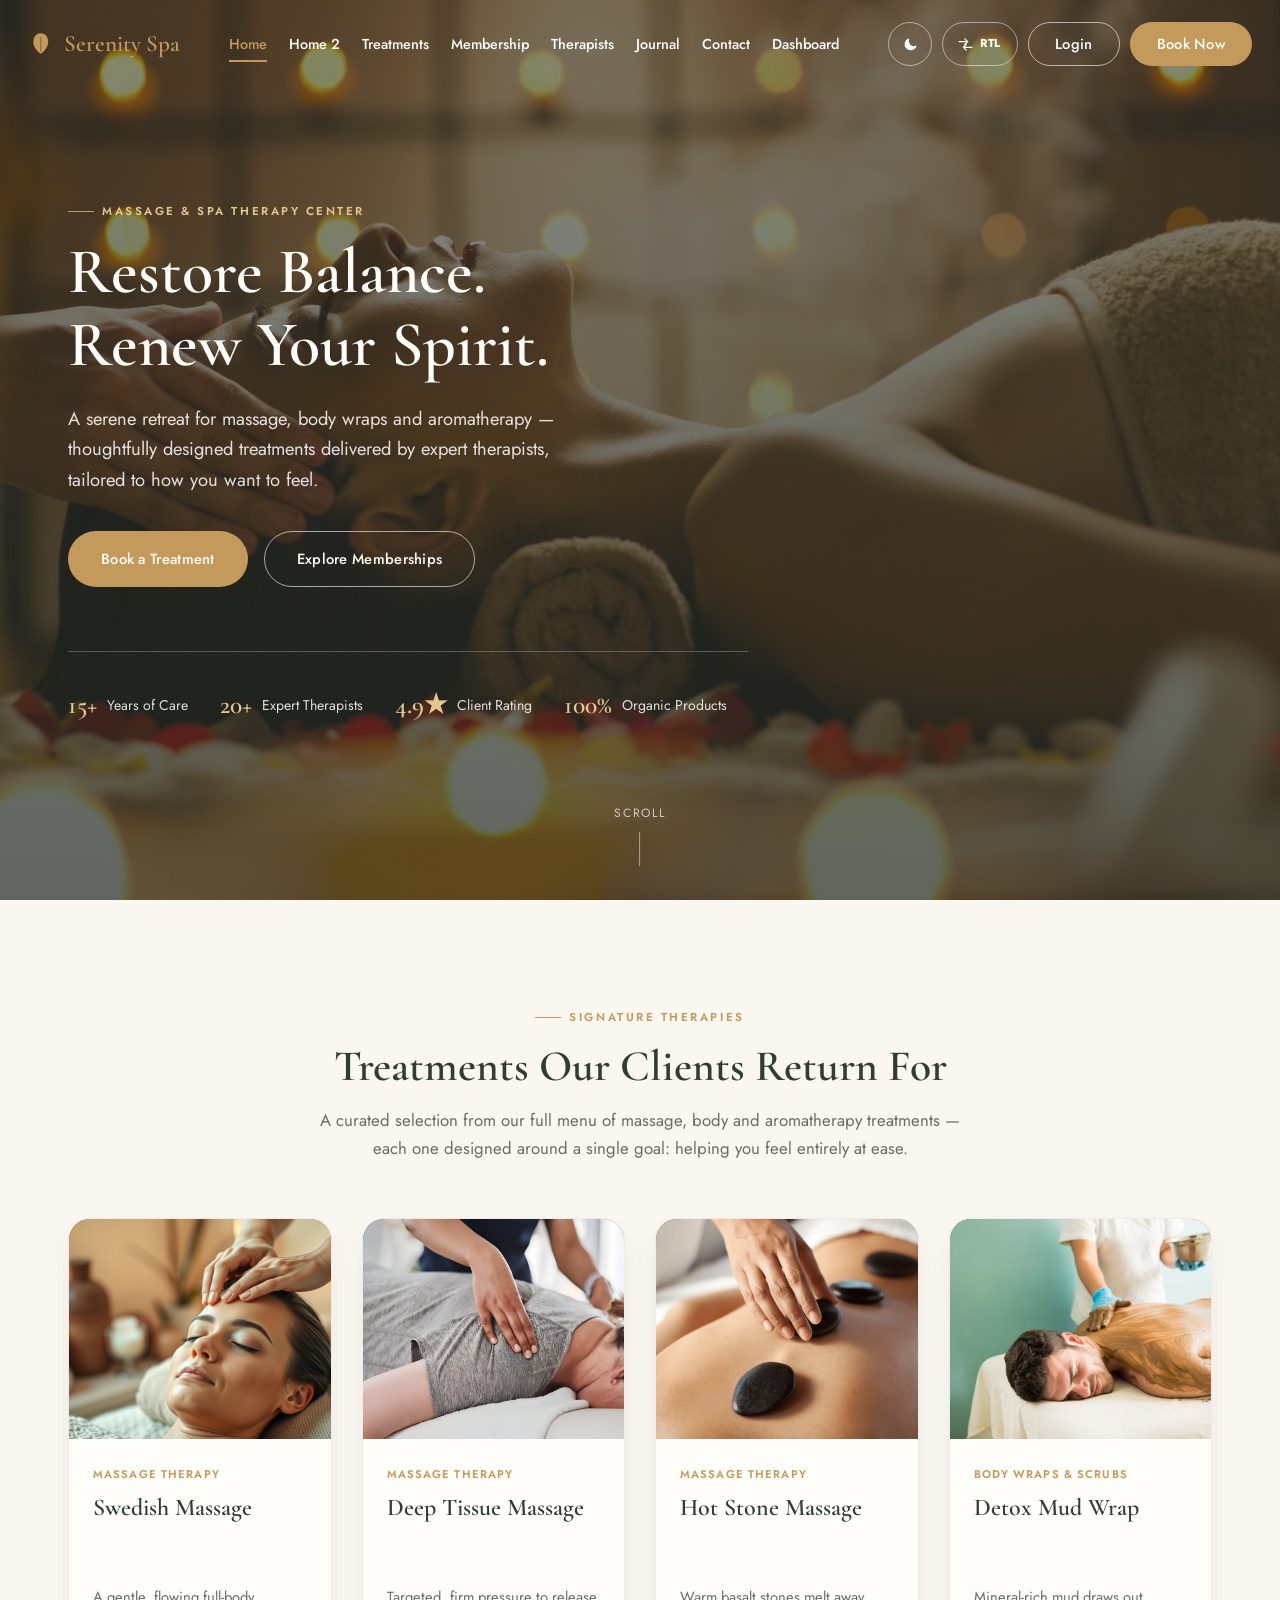
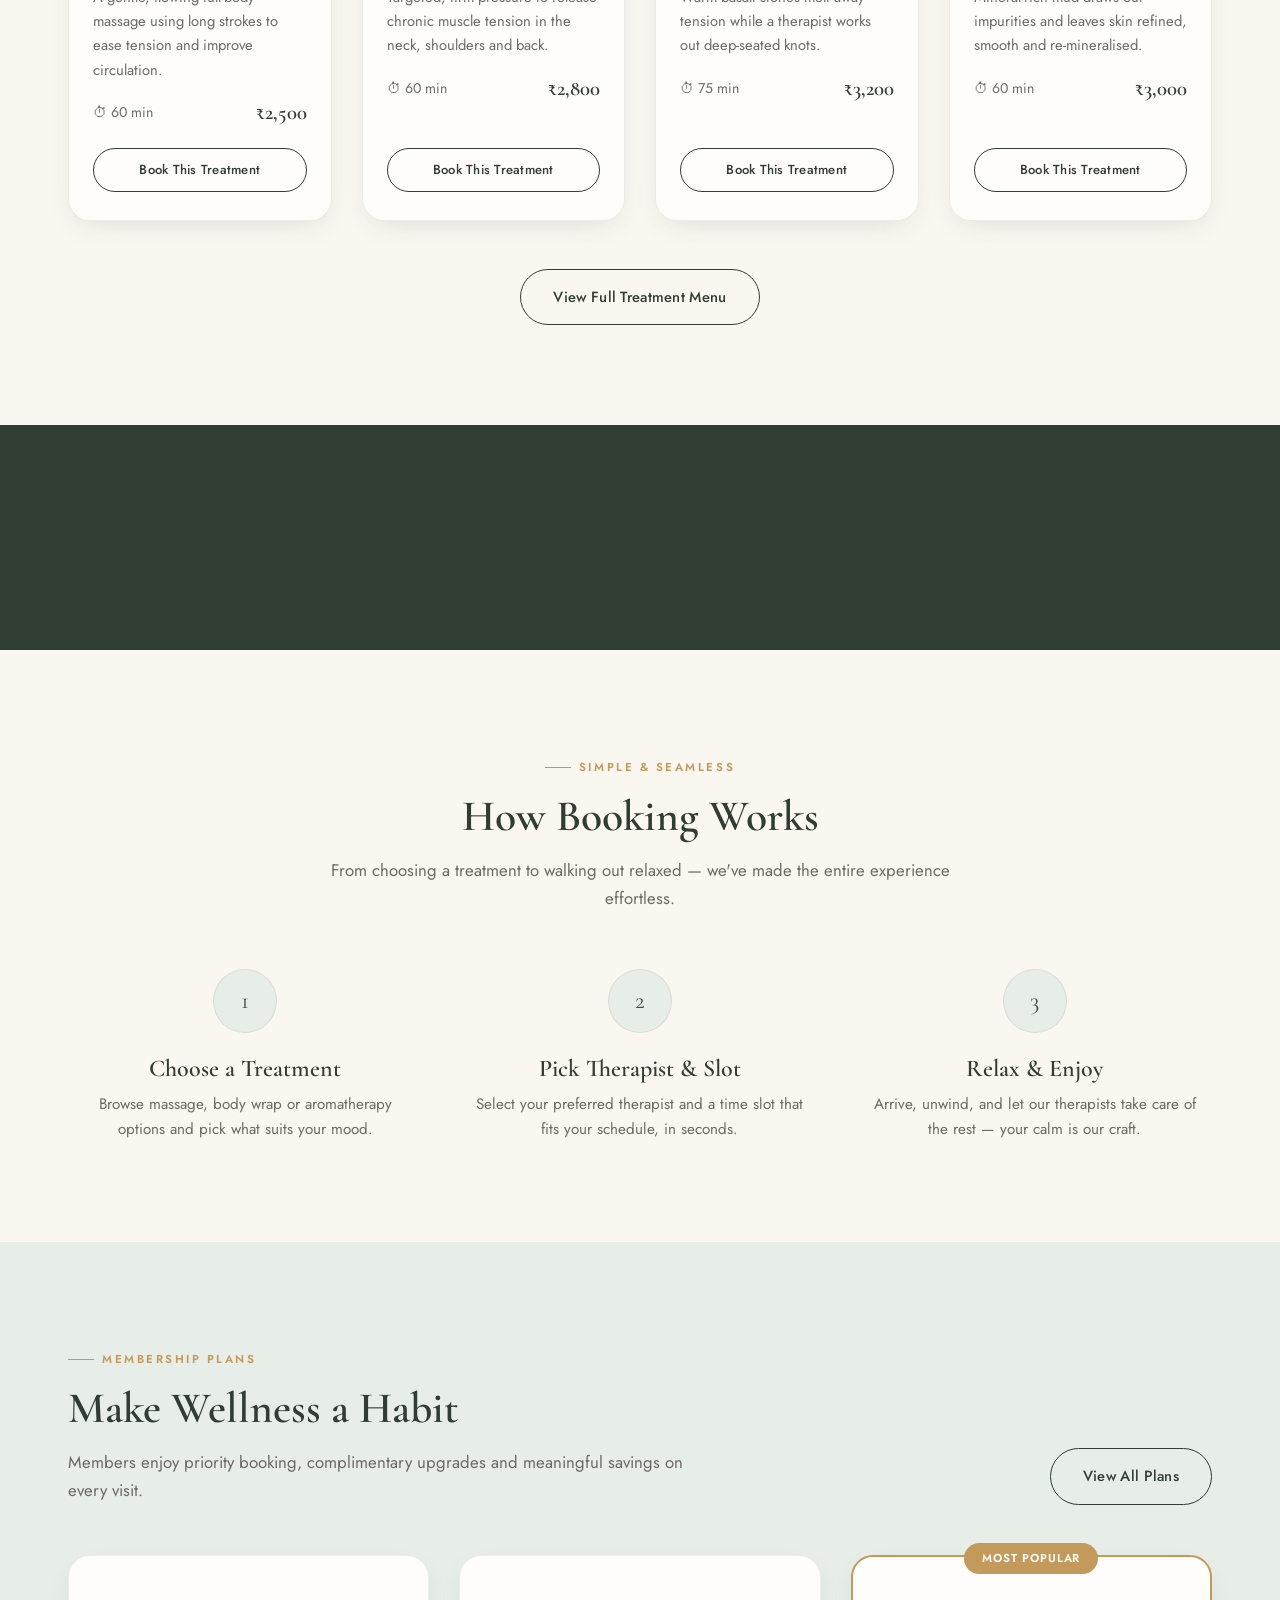
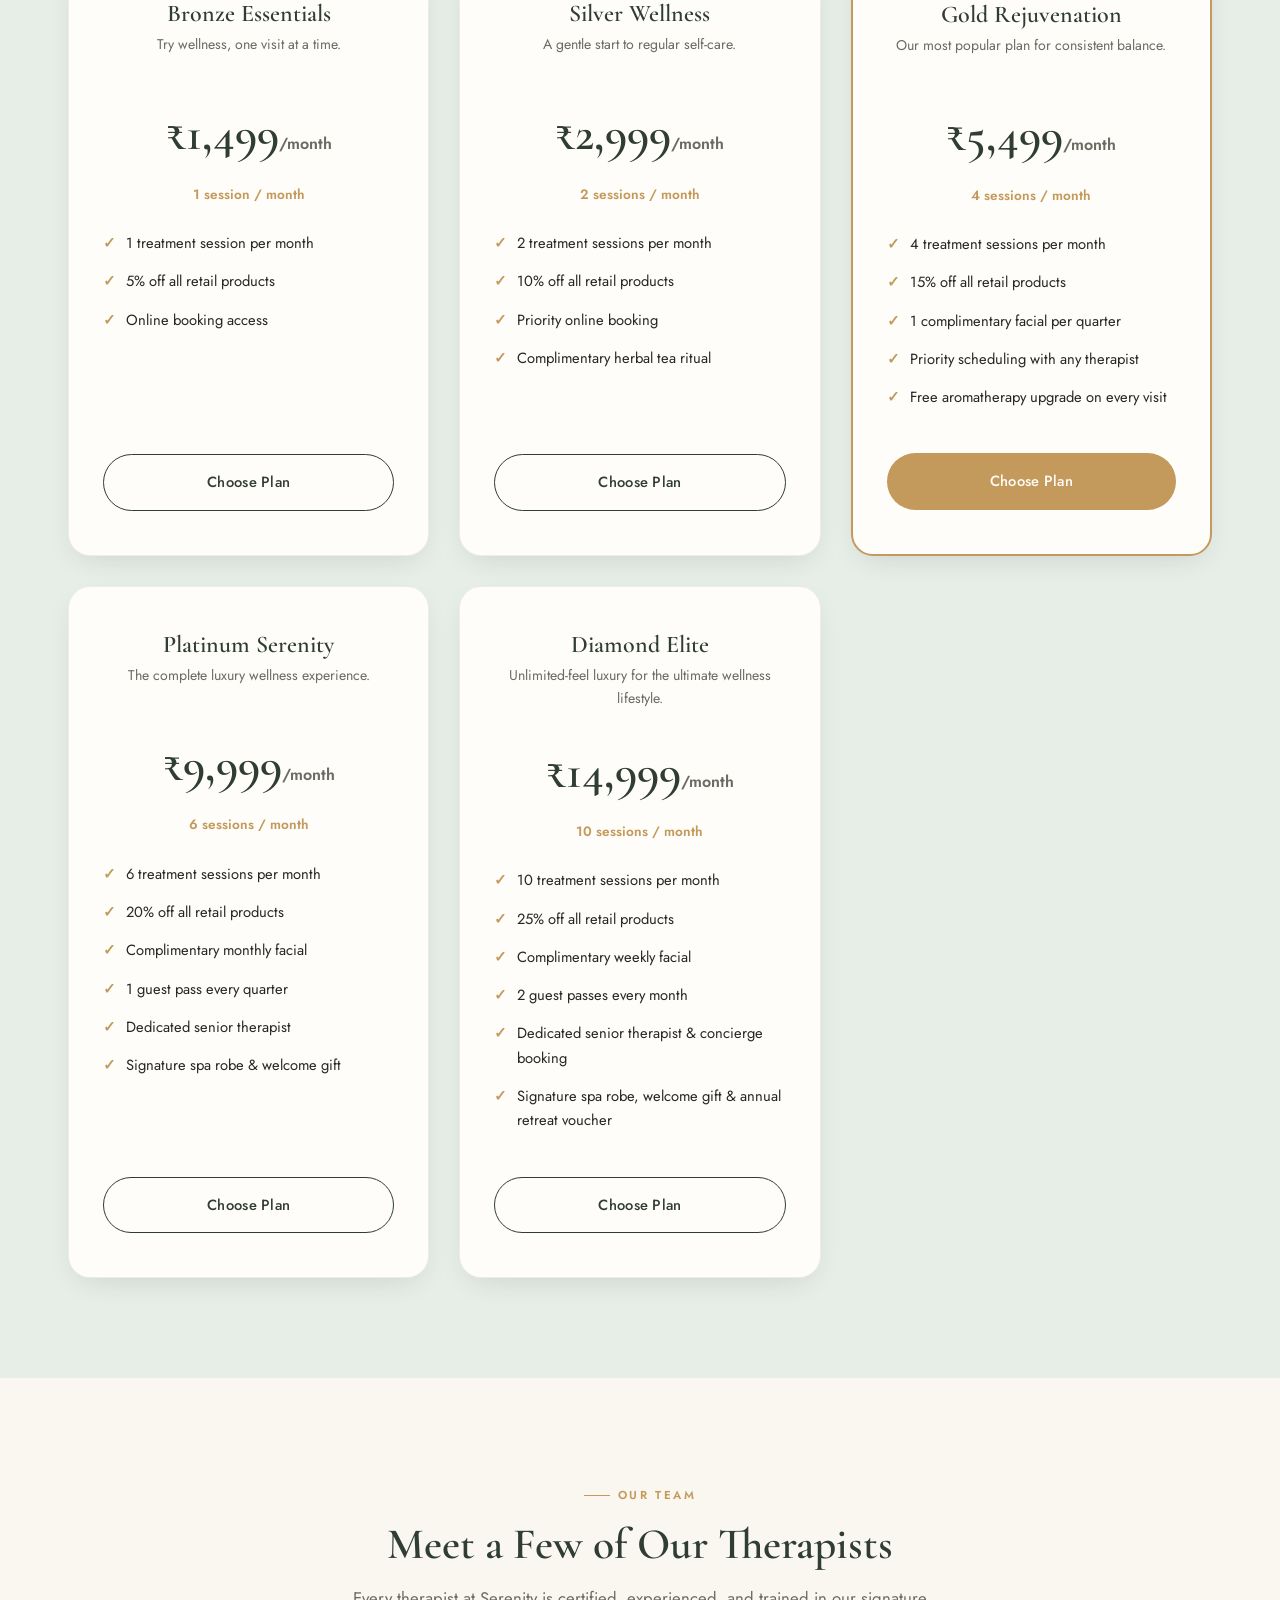
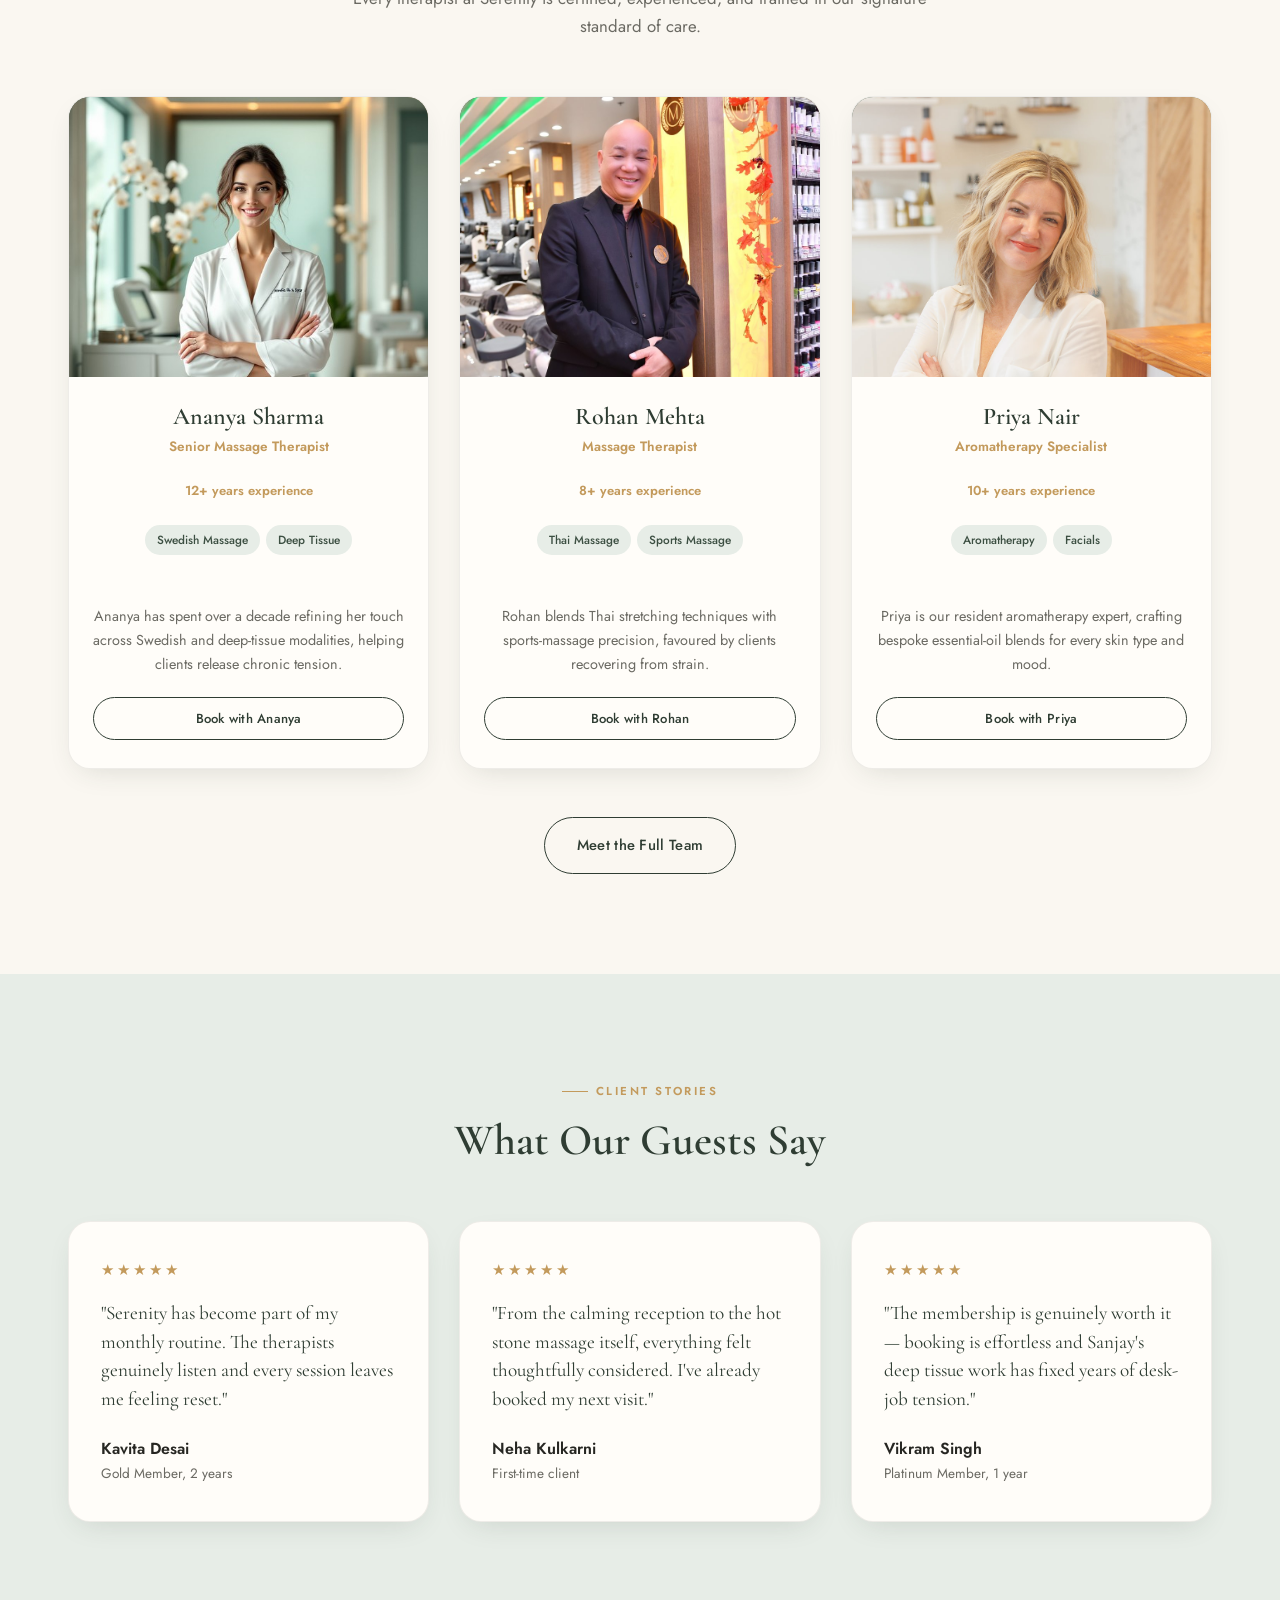
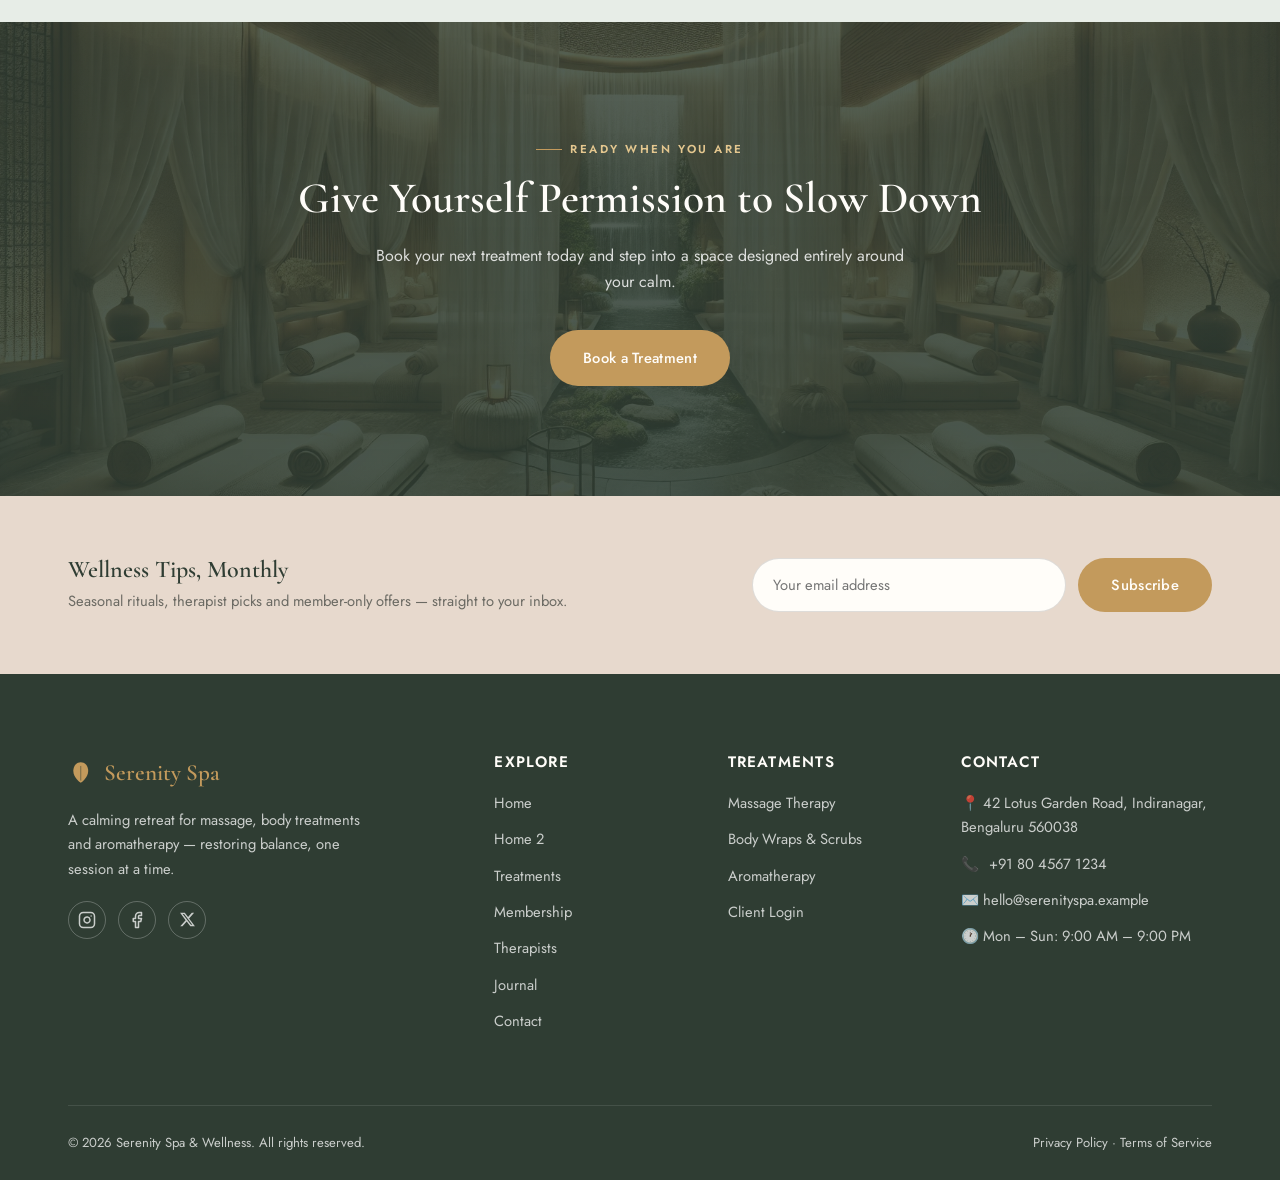
<file: index.html>
<!DOCTYPE html>
<html lang="en">
<head>
<script>
(function () {
  try {
    if (localStorage.getItem("ssw_theme") === "dark") {
      document.documentElement.setAttribute("data-theme", "dark");
    }
    var dir = localStorage.getItem("ssw_dir");
    if (dir === "rtl") document.documentElement.setAttribute("dir", "rtl");
  } catch (e) {}
})();
</script>
<meta charset="UTF-8">
<meta name="viewport" content="width=device-width, initial-scale=1.0">
<title>Serenity Spa & Wellness | Massage & Spa Therapy Center</title>
<meta name="description" content="A serene retreat for massage, body wraps and aromatherapy. Book treatments, meet our therapists, and explore membership plans at Serenity Spa & Wellness.">
<link rel="icon" href="data:image/svg+xml,<svg xmlns=%22http://www.w3.org/2000/svg%22 viewBox=%220 0 24 24%22><rect x=%220%22 y=%220%22 width=%2224%22 height=%2224%22 rx=%225%22 fill=%22%232f3d33%22/><path d=%22M12 21C12 21 6 17.3 6 11.2C6 6.9 8.8 4.5 12 4.5C15.2 4.5 18 6.9 18 11.2C18 17.3 12 21 12 21Z%22 fill=%22%23c39a5c%22/><path d=%22M12 7.3V19.3%22 stroke=%22%232f3d33%22 stroke-width=%220.7%22 stroke-linecap=%22round%22 opacity=%220.5%22/></svg>">
<link rel="preconnect" href="https://fonts.googleapis.com">
<link href="https://fonts.googleapis.com/css2?family=Cormorant+Garamond:wght@500;600;700&family=Jost:wght@400;500;600;700&display=swap" rel="stylesheet">
<link rel="stylesheet" href="css/style.css">
</head>
<body>

<!-- ================= NAVBAR ================= -->
<nav class="navbar">
  <div class="container">
    <a href="index.html" class="brand"><span class="leaf"><svg viewBox="0 0 24 24" fill="currentColor" aria-hidden="true"><path d="M12 21.5C12 21.5 5 17.3 5 10.2C5 5.1 8.4 2 12 2C15.6 2 19 5.1 19 10.2C19 17.3 12 21.5 12 21.5Z"/><path d="M12 6V19" stroke="#2f3d33" stroke-width="0.9" stroke-linecap="round" opacity="0.55"/></svg></span> Serenity Spa</a>
    <ul class="nav-links">
      <li><a href="index.html" class="active">Home</a></li>
      <li><a href="home-2.html">Home 2</a></li>
      <li><a href="treatments.html">Treatments</a></li>
      <li><a href="membership.html">Membership</a></li>
      <li><a href="therapists.html">Therapists</a></li>
      <li><a href="blog.html">Journal</a></li>
      <li><a href="contact.html">Contact</a></li>
      <li><a href="dashboard.html">Dashboard</a></li>
      <li class="mobile-only-link"><a href="login.html" class="btn btn-outline js-auth-link">Login</a></li>
      <li class="mobile-only-link"><a href="treatments.html" class="btn btn-gold">Book Now</a></li>
    </ul>
    <div class="nav-actions">
      <button class="theme-toggle" id="themeToggle" type="button" aria-label="Toggle dark mode" title="Toggle dark mode"><svg viewBox="0 0 24 24" fill="currentColor" aria-hidden="true"><path d="M20.4 14.7A8.6 8.6 0 1 1 9.3 3.6a0.75 0.75 0 0 1 .9 1 7.1 7.1 0 0 0 9.2 9.2 .75 .75 0 0 1 1 .9Z"/></svg></button>
      <button class="dir-toggle" id="dirToggle" type="button" aria-label="Toggle right-to-left layout" title="Toggle right-to-left layout"><svg viewBox="0 0 24 24" fill="none" stroke="currentColor" stroke-width="1.8" stroke-linecap="round" stroke-linejoin="round" aria-hidden="true"><path d="M3 8h12M11 4l4 4-4 4"/><path d="M21 16H9M13 12l-4 4 4 4"/></svg><span>RTL</span></button>
      <a href="login.html" class="btn btn-outline js-auth-link">Login</a>
      <a href="treatments.html" class="btn btn-gold">Book Now</a>
    </div>
    <button class="nav-toggle" aria-label="Toggle menu"><span></span><span></span><span></span></button>
  </div>
</nav>

<!-- ================= HERO ================= -->
<header class="hero">
  <div class="container">
    <div class="hero-content">
      <div class="eyebrow" style="color:var(--gold-light);">Massage &amp; Spa Therapy Center</div>
      <h1>Restore Balance.<br>Renew Your Spirit.</h1>
      <p class="lead">A serene retreat for massage, body wraps and aromatherapy — thoughtfully designed treatments delivered by expert therapists, tailored to how you want to feel.</p>
      <div class="hero-cta">
        <a href="treatments.html" class="btn btn-gold">Book a Treatment</a>
        <a href="membership.html" class="btn btn-outline">Explore Memberships</a>
      </div>
      <div class="hero-badges">
        <div class="hero-badge"><span class="num">15+</span> Years of Care</div>
        <div class="hero-badge"><span class="num">20+</span> Expert Therapists</div>
        <div class="hero-badge"><span class="num">4.9★</span> Client Rating</div>
        <div class="hero-badge"><span class="num">100%</span> Organic Products</div>
      </div>
    </div>
  </div>
  <div class="scroll-cue"><span>Scroll</span><span class="line"></span></div>
</header>

<!-- ================= SIGNATURE THERAPIES ================= -->
<section class="section-pad">
  <div class="container">
    <div class="section-head center">
      <div class="eyebrow" style="justify-content:center;">Signature Therapies</div>
      <h2>Treatments Our Clients Return For</h2>
      <p>A curated selection from our full menu of massage, body and aromatherapy treatments — each one designed around a single goal: helping you feel entirely at ease.</p>
    </div>
    <div class="grid grid-4" id="featuredTreatments"></div>
    <div style="text-align:center;margin-top:48px;">
      <a href="treatments.html" class="btn btn-outline-dark">View Full Treatment Menu</a>
    </div>
  </div>
</section>

<!-- ================= STATS BAND ================= -->
<section class="stats-band">
  <div class="container">
    <div class="stats-grid">
      <div class="reveal"><div class="stat-num">15+</div><div class="stat-label">Years of Experience</div></div>
      <div class="reveal"><div class="stat-num">20+</div><div class="stat-label">Certified Therapists</div></div>
      <div class="reveal"><div class="stat-num">12,000+</div><div class="stat-label">Treatments Delivered</div></div>
      <div class="reveal"><div class="stat-num">4.9 / 5</div><div class="stat-label">Average Client Rating</div></div>
    </div>
  </div>
</section>

<!-- ================= HOW BOOKING WORKS ================= -->
<section class="section-pad">
  <div class="container">
    <div class="section-head center">
      <div class="eyebrow" style="justify-content:center;">Simple &amp; Seamless</div>
      <h2>How Booking Works</h2>
      <p>From choosing a treatment to walking out relaxed — we've made the entire experience effortless.</p>
    </div>
    <div class="process-grid">
      <div class="process-step reveal">
        <div class="process-num">1</div>
        <h3>Choose a Treatment</h3>
        <p>Browse massage, body wrap or aromatherapy options and pick what suits your mood.</p>
      </div>
      <div class="process-step reveal">
        <div class="process-num">2</div>
        <h3>Pick Therapist &amp; Slot</h3>
        <p>Select your preferred therapist and a time slot that fits your schedule, in seconds.</p>
      </div>
      <div class="process-step reveal">
        <div class="process-num">3</div>
        <h3>Relax &amp; Enjoy</h3>
        <p>Arrive, unwind, and let our therapists take care of the rest — your calm is our craft.</p>
      </div>
    </div>
  </div>
</section>

<!-- ================= MEMBERSHIP TEASER ================= -->
<section class="section-pad" style="background:var(--sage-100);">
  <div class="container">
    <div style="display:flex;justify-content:space-between;align-items:flex-end;flex-wrap:wrap;gap:20px;margin-bottom:50px;">
      <div class="section-head" style="margin-bottom:0;">
        <div class="eyebrow">Membership Plans</div>
        <h2>Make Wellness a Habit</h2>
        <p>Members enjoy priority booking, complimentary upgrades and meaningful savings on every visit.</p>
      </div>
      <a href="membership.html" class="btn btn-outline-dark">View All Plans</a>
    </div>
    <div class="grid grid-3" id="plansGrid"></div>
  </div>
</section>

<!-- ================= THERAPISTS PREVIEW ================= -->
<section class="section-pad">
  <div class="container">
    <div class="section-head center">
      <div class="eyebrow" style="justify-content:center;">Our Team</div>
      <h2>Meet a Few of Our Therapists</h2>
      <p>Every therapist at Serenity is certified, experienced, and trained in our signature standard of care.</p>
    </div>
    <div class="grid grid-3" id="featuredTherapists"></div>
    <div style="text-align:center;margin-top:48px;">
      <a href="therapists.html" class="btn btn-outline-dark">Meet the Full Team</a>
    </div>
  </div>
</section>

<!-- ================= TESTIMONIALS ================= -->
<section class="section-pad" style="background:var(--sage-100);">
  <div class="container">
    <div class="section-head center">
      <div class="eyebrow" style="justify-content:center;">Client Stories</div>
      <h2>What Our Guests Say</h2>
    </div>
    <div class="grid grid-3" id="testimonialsGrid"></div>
  </div>
</section>

<!-- ================= CTA BANNER ================= -->
<section class="cta-banner">
  <div class="container">
    <div class="eyebrow" style="justify-content:center;color:var(--gold-light);">Ready When You Are</div>
    <h2>Give Yourself Permission to Slow Down</h2>
    <p>Book your next treatment today and step into a space designed entirely around your calm.</p>
    <a href="treatments.html" class="btn btn-gold">Book a Treatment</a>
  </div>
</section>

<!-- ================= NEWSLETTER ================= -->
<section class="newsletter">
  <div class="container newsletter-inner">
    <div>
      <h3 style="margin-bottom:6px;">Wellness Tips, Monthly</h3>
      <p style="font-size:0.92rem;">Seasonal rituals, therapist picks and member-only offers — straight to your inbox.</p>
    </div>
    <form id="newsletterForm">
      <input type="email" class="js-email" placeholder="Your email address" required>
      <button type="submit" class="btn btn-primary">Subscribe</button>
    </form>
  </div>
</section>

<!-- ================= FOOTER ================= -->
<footer>
  <div class="container">
    <div class="footer-grid">
      <div class="footer-brand">
        <a href="index.html" class="brand"><span class="leaf"><svg viewBox="0 0 24 24" fill="currentColor" aria-hidden="true"><path d="M12 21.5C12 21.5 5 17.3 5 10.2C5 5.1 8.4 2 12 2C15.6 2 19 5.1 19 10.2C19 17.3 12 21.5 12 21.5Z"/><path d="M12 6V19" stroke="#2f3d33" stroke-width="0.9" stroke-linecap="round" opacity="0.55"/></svg></span> Serenity Spa</a>
        <p>A calming retreat for massage, body treatments and aromatherapy — restoring balance, one session at a time.</p>
        <div class="social-row">
          <a href="https://www.instagram.com/" target="_blank" rel="noopener noreferrer" aria-label="Instagram"><svg viewBox="0 0 24 24" fill="none" stroke="currentColor" stroke-width="2" stroke-linecap="round" stroke-linejoin="round" width="18" height="18"><rect x="2" y="2" width="20" height="20" rx="5"></rect><path d="M16 11.37A4 4 0 1 1 12.63 8 4 4 0 0 1 16 11.37z"></path><line x1="17.5" y1="6.5" x2="17.51" y2="6.5"></line></svg></a>
          <a href="https://www.facebook.com/" target="_blank" rel="noopener noreferrer" aria-label="Facebook"><svg viewBox="0 0 24 24" fill="none" stroke="currentColor" stroke-width="2" stroke-linecap="round" stroke-linejoin="round" width="18" height="18"><path d="M18 2h-3a5 5 0 0 0-5 5v3H7v4h3v8h4v-8h3l1-4h-4V7a1 1 0 0 1 1-1h3z"></path></svg></a>
          <a href="https://www.x.com/" target="_blank" rel="noopener noreferrer" aria-label="Twitter"><svg viewBox="0 0 24 24" fill="currentColor" width="15" height="15"><path d="M18.9 1.153h3.68l-8.04 9.19L23.9 22.847h-7.406l-5.8-7.584-6.638 7.584H.375l8.6-9.83L.1 1.153h7.594l5.243 6.932zm-1.293 19.2h2.04L6.48 3.24H4.29z"></path></svg></a>
        </div>
      </div>
      <div>
        <h4>Explore</h4>
        <ul>
          <li><a href="index.html">Home</a></li>
          <li><a href="home-2.html">Home 2</a></li>
          <li><a href="treatments.html">Treatments</a></li>
          <li><a href="membership.html">Membership</a></li>
          <li><a href="therapists.html">Therapists</a></li>
          <li><a href="blog.html">Journal</a></li>
          <li><a href="contact.html">Contact</a></li>
        </ul>
      </div>
      <div>
        <h4>Treatments</h4>
        <ul>
          <li><a href="treatments.html#category=massage">Massage Therapy</a></li>
          <li><a href="treatments.html#category=wraps">Body Wraps &amp; Scrubs</a></li>
          <li><a href="treatments.html#category=aromatherapy">Aromatherapy</a></li>
          <li><a href="login.html">Client Login</a></li>
        </ul>
      </div>
      <div>
        <h4>Contact</h4>
        <ul class="footer-contact">
          <li>📍 42 Lotus Garden Road, Indiranagar, Bengaluru 560038</li>
          <li>📞 <span dir="ltr">+91 80 4567 1234</span></li>
          <li>✉️ hello@serenityspa.example</li>
          <li>🕐 Mon – Sun: 9:00 AM – 9:00 PM</li>
        </ul>
      </div>
    </div>
    <div class="footer-bottom">
      <span>&copy; <span class="js-year"></span> Serenity Spa &amp; Wellness. All rights reserved.</span>
      <span><a href="#">Privacy Policy</a> &middot; <a href="#">Terms of Service</a></span>
    </div>
  </div>
</footer>

<script src="js/data.js"></script>
<script src="js/auth.js"></script>
<script src="js/main.js"></script>
</body>
</html>
</file>
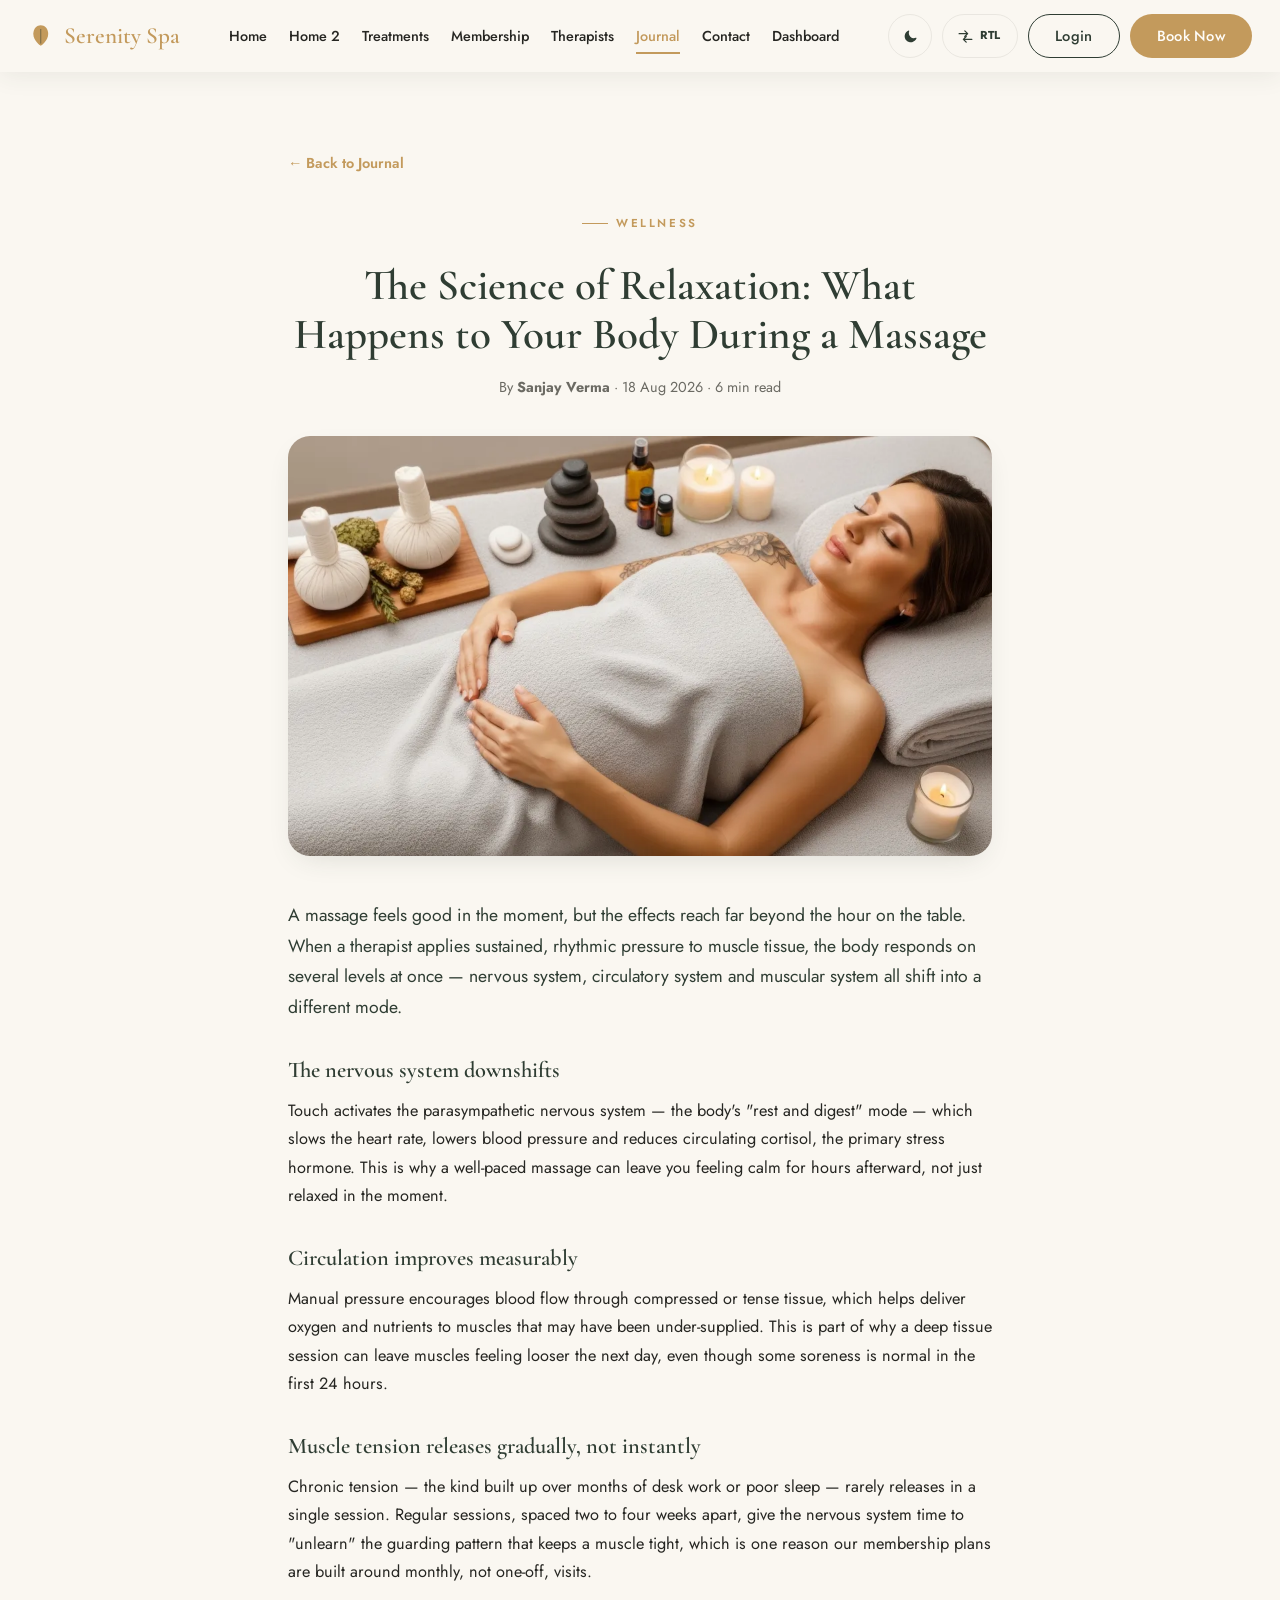
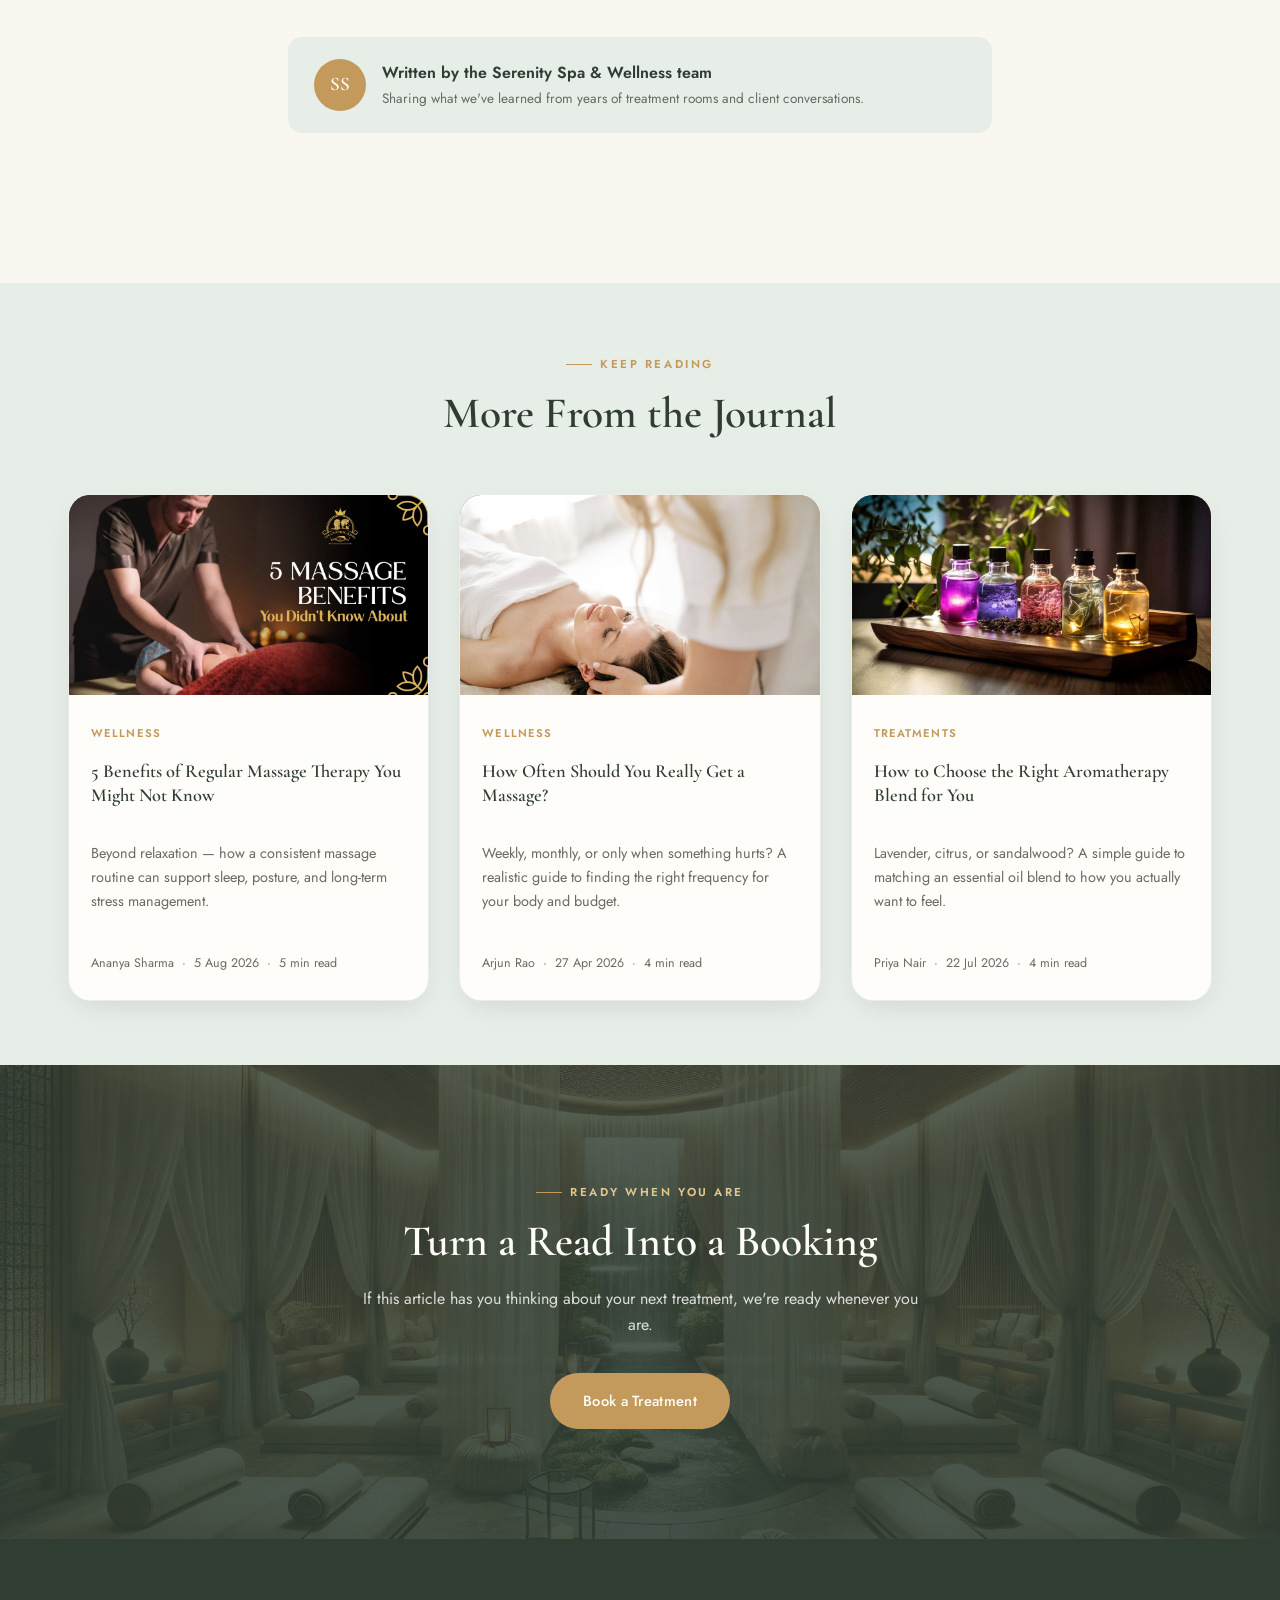
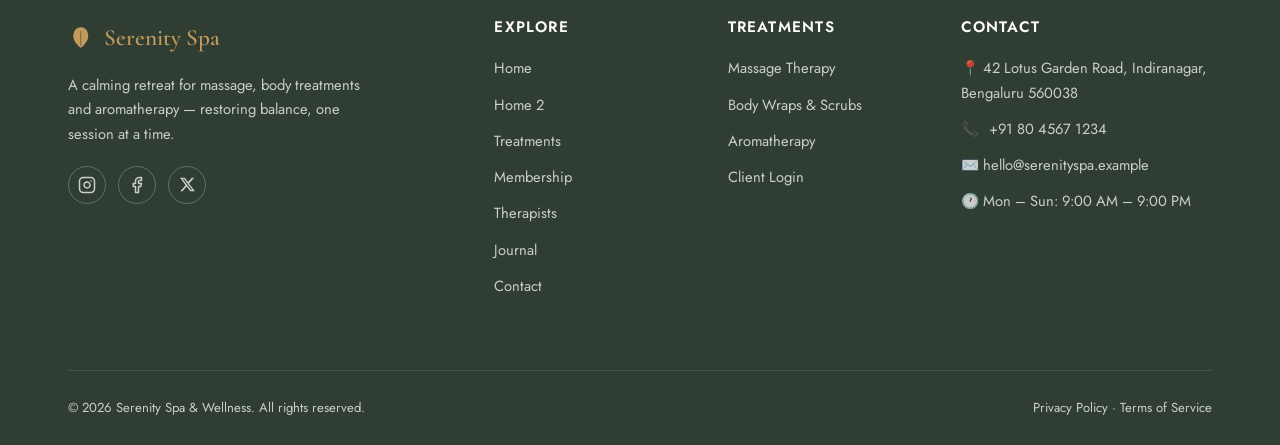
<file: blog-post.html>
<!DOCTYPE html>
<html lang="en">
<head>
<script>
(function () {
  try {
    if (localStorage.getItem("ssw_theme") === "dark") {
      document.documentElement.setAttribute("data-theme", "dark");
    }
    var dir = localStorage.getItem("ssw_dir");
    if (dir === "rtl") document.documentElement.setAttribute("dir", "rtl");
  } catch (e) {}
})();
</script>
<meta charset="UTF-8">
<meta name="viewport" content="width=device-width, initial-scale=1.0">
<title>Journal Article | Serenity Spa & Wellness</title>
<link rel="icon" href="data:image/svg+xml,<svg xmlns=%22http://www.w3.org/2000/svg%22 viewBox=%220 0 24 24%22><rect x=%220%22 y=%220%22 width=%2224%22 height=%2224%22 rx=%225%22 fill=%22%232f3d33%22/><path d=%22M12 21C12 21 6 17.3 6 11.2C6 6.9 8.8 4.5 12 4.5C15.2 4.5 18 6.9 18 11.2C18 17.3 12 21 12 21Z%22 fill=%22%23c39a5c%22/><path d=%22M12 7.3V19.3%22 stroke=%22%232f3d33%22 stroke-width=%220.7%22 stroke-linecap=%22round%22 opacity=%220.5%22/></svg>">
<link rel="preconnect" href="https://fonts.googleapis.com">
<link href="https://fonts.googleapis.com/css2?family=Cormorant+Garamond:wght@500;600;700&family=Jost:wght@400;500;600;700&display=swap" rel="stylesheet">
<link rel="stylesheet" href="css/style.css">
</head>
<body>

<nav class="navbar force-solid">
  <div class="container">
    <a href="index.html" class="brand"><span class="leaf"><svg viewBox="0 0 24 24" fill="currentColor" aria-hidden="true"><path d="M12 21.5C12 21.5 5 17.3 5 10.2C5 5.1 8.4 2 12 2C15.6 2 19 5.1 19 10.2C19 17.3 12 21.5 12 21.5Z"/><path d="M12 6V19" stroke="#2f3d33" stroke-width="0.9" stroke-linecap="round" opacity="0.55"/></svg></span> Serenity Spa</a>
    <ul class="nav-links">
      <li><a href="index.html">Home</a></li>
      <li><a href="home-2.html">Home 2</a></li>
      <li><a href="treatments.html">Treatments</a></li>
      <li><a href="membership.html">Membership</a></li>
      <li><a href="therapists.html">Therapists</a></li>
      <li><a href="blog.html" class="active">Journal</a></li>
      <li><a href="contact.html">Contact</a></li>
      <li><a href="dashboard.html">Dashboard</a></li>
      <li class="mobile-only-link"><a href="login.html" class="btn btn-outline js-auth-link">Login</a></li>
      <li class="mobile-only-link"><a href="treatments.html" class="btn btn-gold">Book Now</a></li>
    </ul>
    <div class="nav-actions">
      <button class="theme-toggle" id="themeToggle" type="button" aria-label="Toggle dark mode" title="Toggle dark mode"><svg viewBox="0 0 24 24" fill="currentColor" aria-hidden="true"><path d="M20.4 14.7A8.6 8.6 0 1 1 9.3 3.6a0.75 0.75 0 0 1 .9 1 7.1 7.1 0 0 0 9.2 9.2 .75 .75 0 0 1 1 .9Z"/></svg></button>
      <button class="dir-toggle" id="dirToggle" type="button" aria-label="Toggle right-to-left layout" title="Toggle right-to-left layout"><svg viewBox="0 0 24 24" fill="none" stroke="currentColor" stroke-width="1.8" stroke-linecap="round" stroke-linejoin="round" aria-hidden="true"><path d="M3 8h12M11 4l4 4-4 4"/><path d="M21 16H9M13 12l-4 4 4 4"/></svg><span>RTL</span></button>
      <a href="login.html" class="btn btn-outline js-auth-link">Login</a>
      <a href="treatments.html" class="btn btn-gold">Book Now</a>
    </div>
    <button class="nav-toggle" aria-label="Toggle menu"><span></span><span></span><span></span></button>
  </div>
</nav>

<section class="section-pad" style="padding-top:150px;">
  <div class="container article-wrap">
    <a href="blog.html" class="back-link">← Back to Journal</a>

    <div class="article-header">
      <div class="eyebrow" style="justify-content:center;" id="postCategory"></div>
      <h1 id="postTitle"></h1>
      <p class="article-meta" id="postMeta"></p>
    </div>

    <img class="article-hero-img" id="postImg" alt="" onerror="this.style.display='none'">

    <div class="article-body" id="postBody"></div>

    <div class="author-box">
      <div class="a-avatar">SS</div>
      <div>
        <div class="a-name">Written by the Serenity Spa &amp; Wellness team</div>
        <div class="a-role">Sharing what we've learned from years of treatment rooms and client conversations.</div>
      </div>
    </div>
  </div>
</section>

<section class="section-pad-sm" style="background:var(--sage-100);">
  <div class="container">
    <div class="section-head center">
      <div class="eyebrow" style="justify-content:center;">Keep Reading</div>
      <h2>More From the Journal</h2>
    </div>
    <div class="blog-grid" id="relatedPosts"></div>
  </div>
</section>

<section class="cta-banner">
  <div class="container">
    <div class="eyebrow" style="justify-content:center;color:var(--gold-light);">Ready When You Are</div>
    <h2>Turn a Read Into a Booking</h2>
    <p>If this article has you thinking about your next treatment, we're ready whenever you are.</p>
    <a href="treatments.html" class="btn btn-gold">Book a Treatment</a>
  </div>
</section>

<footer>
  <div class="container">
    <div class="footer-grid">
      <div class="footer-brand">
        <a href="index.html" class="brand"><span class="leaf"><svg viewBox="0 0 24 24" fill="currentColor" aria-hidden="true"><path d="M12 21.5C12 21.5 5 17.3 5 10.2C5 5.1 8.4 2 12 2C15.6 2 19 5.1 19 10.2C19 17.3 12 21.5 12 21.5Z"/><path d="M12 6V19" stroke="#2f3d33" stroke-width="0.9" stroke-linecap="round" opacity="0.55"/></svg></span> Serenity Spa</a>
        <p>A calming retreat for massage, body treatments and aromatherapy — restoring balance, one session at a time.</p>
        <div class="social-row">
          <a href="https://www.instagram.com/" target="_blank" rel="noopener noreferrer" aria-label="Instagram"><svg viewBox="0 0 24 24" fill="none" stroke="currentColor" stroke-width="2" stroke-linecap="round" stroke-linejoin="round" width="18" height="18"><rect x="2" y="2" width="20" height="20" rx="5"></rect><path d="M16 11.37A4 4 0 1 1 12.63 8 4 4 0 0 1 16 11.37z"></path><line x1="17.5" y1="6.5" x2="17.51" y2="6.5"></line></svg></a>
          <a href="https://www.facebook.com/" target="_blank" rel="noopener noreferrer" aria-label="Facebook"><svg viewBox="0 0 24 24" fill="none" stroke="currentColor" stroke-width="2" stroke-linecap="round" stroke-linejoin="round" width="18" height="18"><path d="M18 2h-3a5 5 0 0 0-5 5v3H7v4h3v8h4v-8h3l1-4h-4V7a1 1 0 0 1 1-1h3z"></path></svg></a>
          <a href="https://www.x.com/" target="_blank" rel="noopener noreferrer" aria-label="Twitter"><svg viewBox="0 0 24 24" fill="currentColor" width="15" height="15"><path d="M18.9 1.153h3.68l-8.04 9.19L23.9 22.847h-7.406l-5.8-7.584-6.638 7.584H.375l8.6-9.83L.1 1.153h7.594l5.243 6.932zm-1.293 19.2h2.04L6.48 3.24H4.29z"></path></svg></a>
        </div>
      </div>
      <div>
        <h4>Explore</h4>
        <ul>
          <li><a href="index.html">Home</a></li>
          <li><a href="home-2.html">Home 2</a></li>
          <li><a href="treatments.html">Treatments</a></li>
          <li><a href="membership.html">Membership</a></li>
          <li><a href="therapists.html">Therapists</a></li>
          <li><a href="blog.html">Journal</a></li>
          <li><a href="contact.html">Contact</a></li>
        </ul>
      </div>
      <div>
        <h4>Treatments</h4>
        <ul>
          <li><a href="treatments.html#category=massage">Massage Therapy</a></li>
          <li><a href="treatments.html#category=wraps">Body Wraps &amp; Scrubs</a></li>
          <li><a href="treatments.html#category=aromatherapy">Aromatherapy</a></li>
          <li><a href="login.html">Client Login</a></li>
        </ul>
      </div>
      <div>
        <h4>Contact</h4>
        <ul class="footer-contact">
          <li>📍 42 Lotus Garden Road, Indiranagar, Bengaluru 560038</li>
          <li>📞 <span dir="ltr">+91 80 4567 1234</span></li>
          <li>✉️ hello@serenityspa.example</li>
          <li>🕐 Mon – Sun: 9:00 AM – 9:00 PM</li>
        </ul>
      </div>
    </div>
    <div class="footer-bottom">
      <span>&copy; <span class="js-year"></span> Serenity Spa &amp; Wellness. All rights reserved.</span>
      <span><a href="#">Privacy Policy</a> &middot; <a href="#">Terms of Service</a></span>
    </div>
  </div>
</footer>

<script src="js/data.js"></script>
<script src="js/auth.js"></script>
<script src="js/main.js"></script>
</body>
</html>
</file>
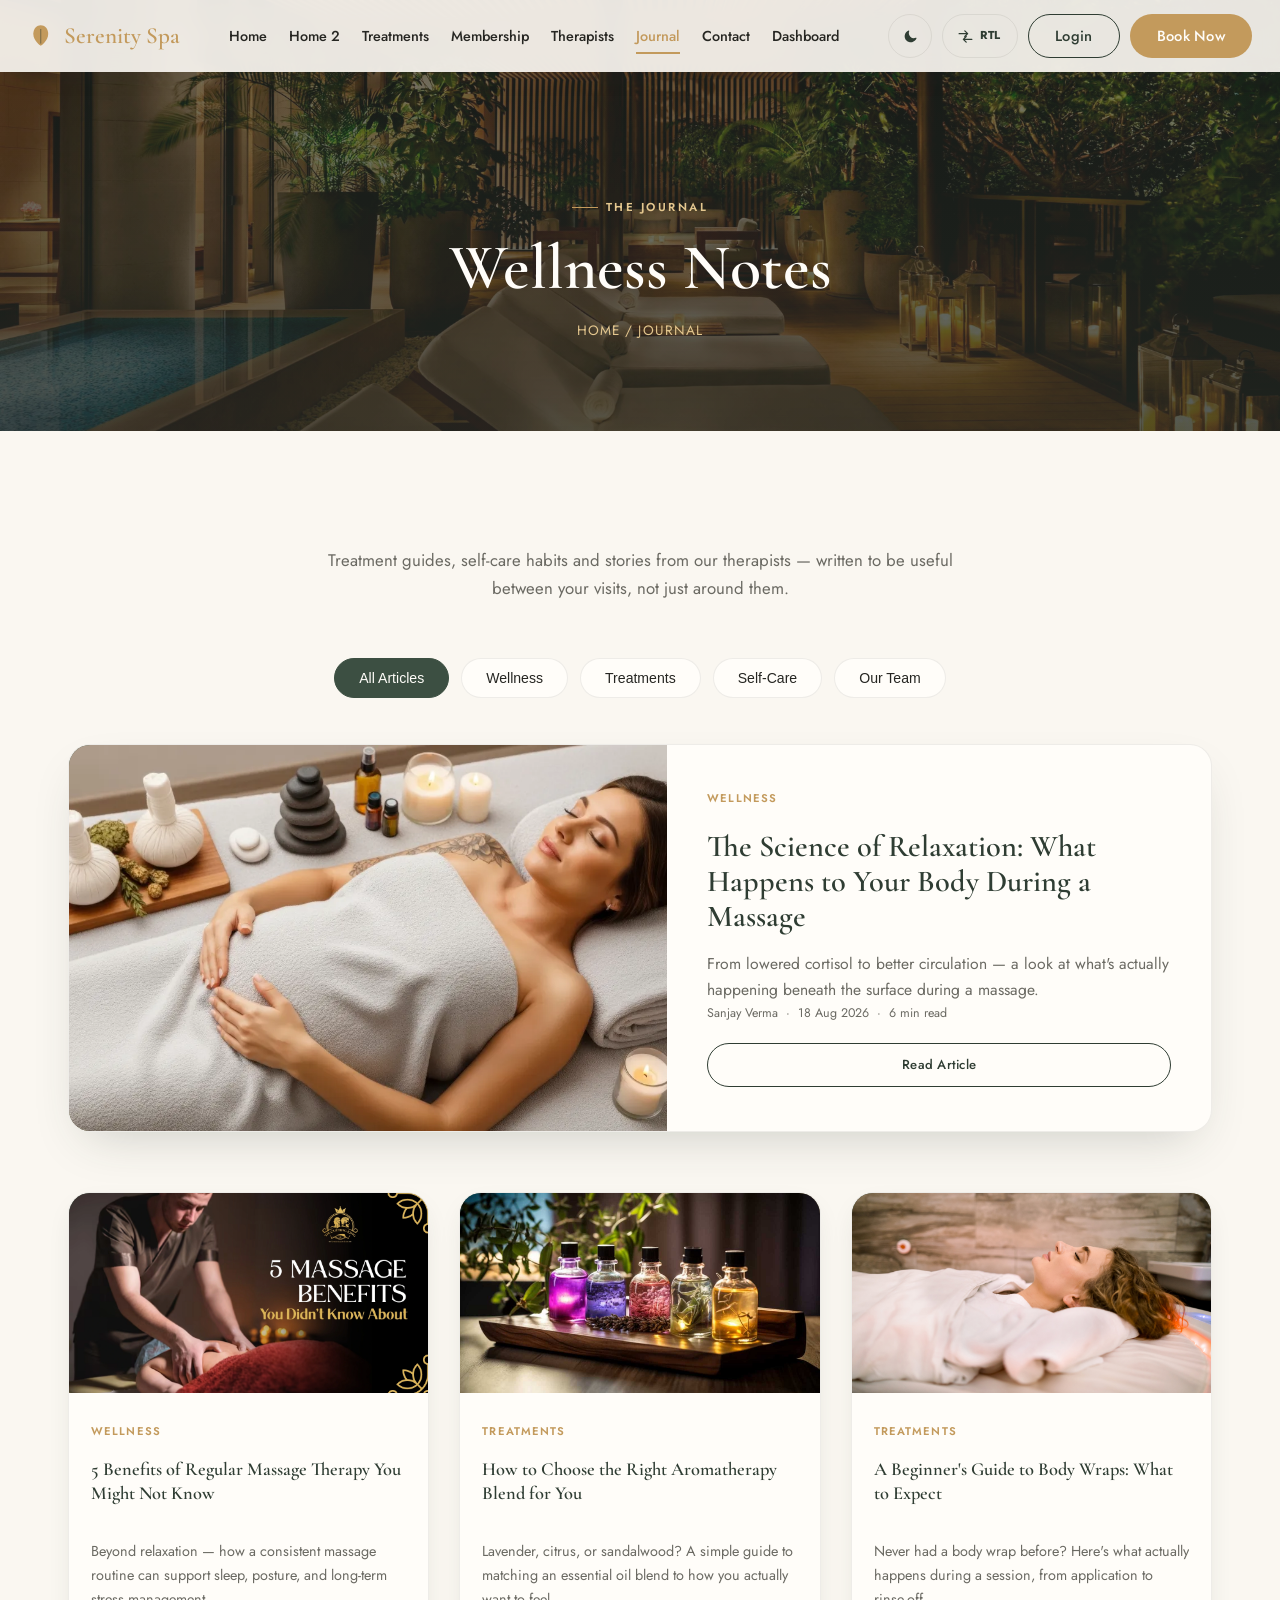
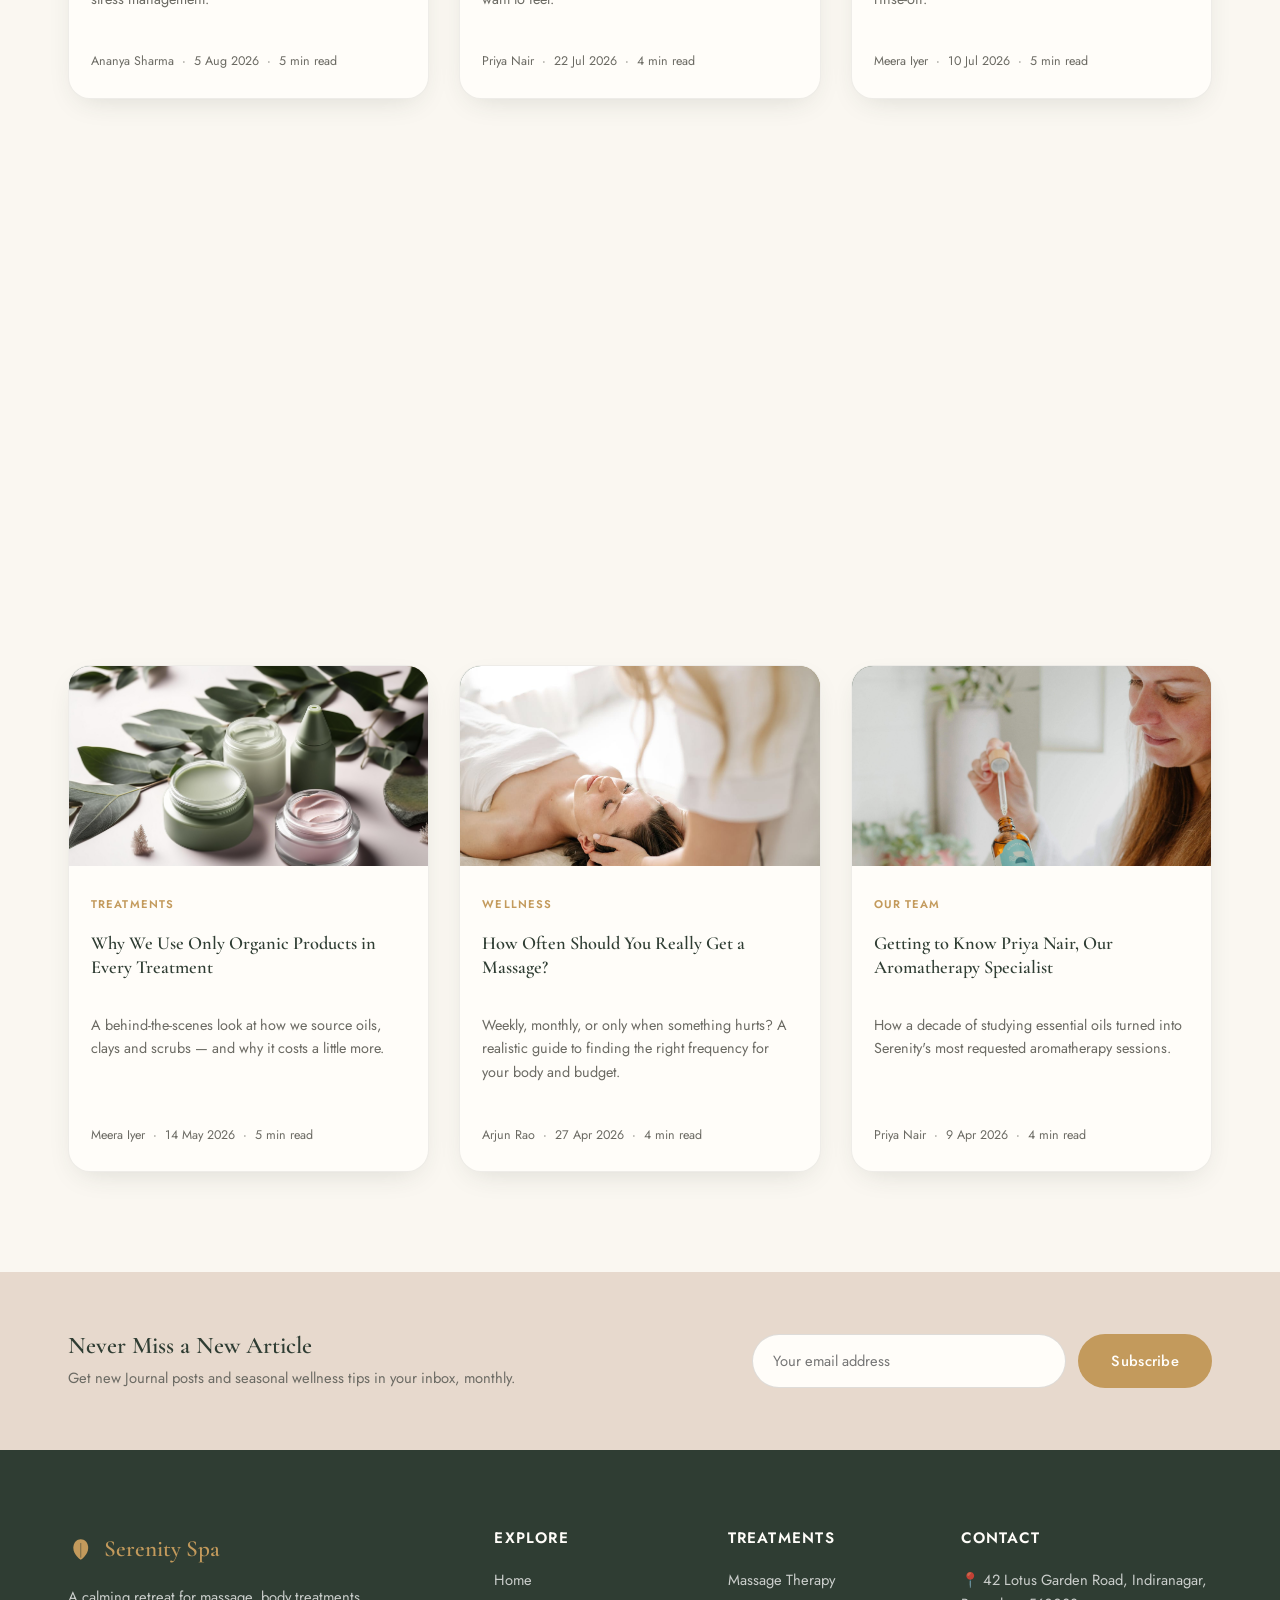
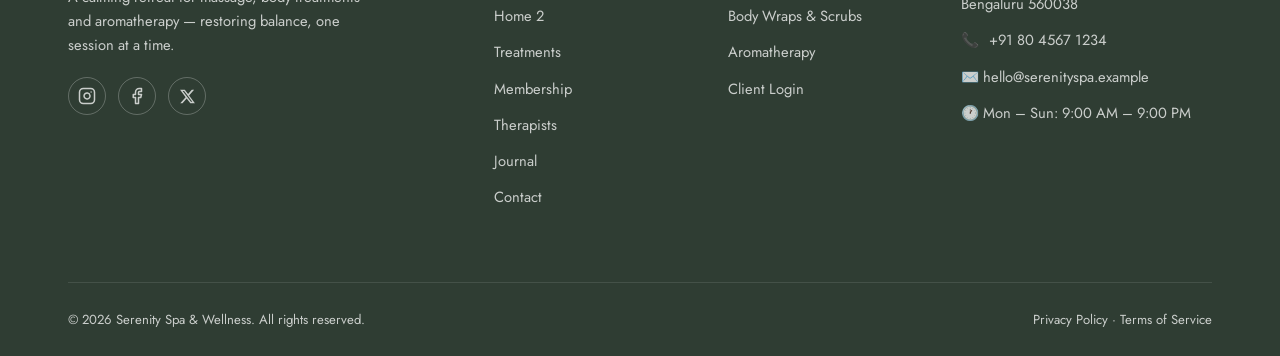
<file: blog.html>
<!DOCTYPE html>
<html lang="en">
<head>
<script>
(function () {
  try {
    if (localStorage.getItem("ssw_theme") === "dark") {
      document.documentElement.setAttribute("data-theme", "dark");
    }
    var dir = localStorage.getItem("ssw_dir");
    if (dir === "rtl") document.documentElement.setAttribute("dir", "rtl");
  } catch (e) {}
})();
</script>
<meta charset="UTF-8">
<meta name="viewport" content="width=device-width, initial-scale=1.0">
<title>Journal | Serenity Spa & Wellness</title>
<meta name="description" content="Wellness tips, treatment guides and stories from the Serenity Spa & Wellness team.">
<link rel="icon" href="data:image/svg+xml,<svg xmlns=%22http://www.w3.org/2000/svg%22 viewBox=%220 0 24 24%22><rect x=%220%22 y=%220%22 width=%2224%22 height=%2224%22 rx=%225%22 fill=%22%232f3d33%22/><path d=%22M12 21C12 21 6 17.3 6 11.2C6 6.9 8.8 4.5 12 4.5C15.2 4.5 18 6.9 18 11.2C18 17.3 12 21 12 21Z%22 fill=%22%23c39a5c%22/><path d=%22M12 7.3V19.3%22 stroke=%22%232f3d33%22 stroke-width=%220.7%22 stroke-linecap=%22round%22 opacity=%220.5%22/></svg>">
<link rel="preconnect" href="https://fonts.googleapis.com">
<link href="https://fonts.googleapis.com/css2?family=Cormorant+Garamond:wght@500;600;700&family=Jost:wght@400;500;600;700&display=swap" rel="stylesheet">
<link rel="stylesheet" href="css/style.css">
</head>
<body>

<nav class="navbar force-solid">
  <div class="container">
    <a href="index.html" class="brand"><span class="leaf"><svg viewBox="0 0 24 24" fill="currentColor" aria-hidden="true"><path d="M12 21.5C12 21.5 5 17.3 5 10.2C5 5.1 8.4 2 12 2C15.6 2 19 5.1 19 10.2C19 17.3 12 21.5 12 21.5Z"/><path d="M12 6V19" stroke="#2f3d33" stroke-width="0.9" stroke-linecap="round" opacity="0.55"/></svg></span> Serenity Spa</a>
    <ul class="nav-links">
      <li><a href="index.html">Home</a></li>
      <li><a href="home-2.html">Home 2</a></li>
      <li><a href="treatments.html">Treatments</a></li>
      <li><a href="membership.html">Membership</a></li>
      <li><a href="therapists.html">Therapists</a></li>
      <li><a href="blog.html" class="active">Journal</a></li>
      <li><a href="contact.html">Contact</a></li>
      <li><a href="dashboard.html">Dashboard</a></li>
      <li class="mobile-only-link"><a href="login.html" class="btn btn-outline js-auth-link">Login</a></li>
      <li class="mobile-only-link"><a href="treatments.html" class="btn btn-gold">Book Now</a></li>
    </ul>
    <div class="nav-actions">
      <button class="theme-toggle" id="themeToggle" type="button" aria-label="Toggle dark mode" title="Toggle dark mode"><svg viewBox="0 0 24 24" fill="currentColor" aria-hidden="true"><path d="M20.4 14.7A8.6 8.6 0 1 1 9.3 3.6a0.75 0.75 0 0 1 .9 1 7.1 7.1 0 0 0 9.2 9.2 .75 .75 0 0 1 1 .9Z"/></svg></button>
      <button class="dir-toggle" id="dirToggle" type="button" aria-label="Toggle right-to-left layout" title="Toggle right-to-left layout"><svg viewBox="0 0 24 24" fill="none" stroke="currentColor" stroke-width="1.8" stroke-linecap="round" stroke-linejoin="round" aria-hidden="true"><path d="M3 8h12M11 4l4 4-4 4"/><path d="M21 16H9M13 12l-4 4 4 4"/></svg><span>RTL</span></button>
      <a href="login.html" class="btn btn-outline js-auth-link">Login</a>
      <a href="treatments.html" class="btn btn-gold">Book Now</a>
    </div>
    <button class="nav-toggle" aria-label="Toggle menu"><span></span><span></span><span></span></button>
  </div>
</nav>

<header class="page-header ph-blog">
  <div class="container">
    <div class="eyebrow" style="justify-content:center;color:var(--gold-light);">The Journal</div>
    <h1>Wellness Notes</h1>
    <p class="crumb">Home / Journal</p>
  </div>
</header>

<section class="section-pad">
  <div class="container">
    <div class="section-head center">
      <p>Treatment guides, self-care habits and stories from our therapists — written to be useful between your visits, not just around them.</p>
    </div>

    <div class="filter-tabs" style="justify-content:center;">
      <button class="filter-tab blog-filter-tab active" data-filter="all">All Articles</button>
      <button class="filter-tab blog-filter-tab" data-filter="wellness">Wellness</button>
      <button class="filter-tab blog-filter-tab" data-filter="treatments">Treatments</button>
      <button class="filter-tab blog-filter-tab" data-filter="self-care">Self-Care</button>
      <button class="filter-tab blog-filter-tab" data-filter="team">Our Team</button>
    </div>

    <div id="blogFeatured"></div>
    <div class="blog-grid" id="blogGrid"></div>
  </div>
</section>

<section class="newsletter">
  <div class="container newsletter-inner">
    <div>
      <h3 style="margin-bottom:6px;">Never Miss a New Article</h3>
      <p style="font-size:0.92rem;">Get new Journal posts and seasonal wellness tips in your inbox, monthly.</p>
    </div>
    <form id="newsletterForm">
      <input type="email" class="js-email" placeholder="Your email address" required>
      <button type="submit" class="btn btn-primary">Subscribe</button>
    </form>
  </div>
</section>

<footer>
  <div class="container">
    <div class="footer-grid">
      <div class="footer-brand">
        <a href="index.html" class="brand"><span class="leaf"><svg viewBox="0 0 24 24" fill="currentColor" aria-hidden="true"><path d="M12 21.5C12 21.5 5 17.3 5 10.2C5 5.1 8.4 2 12 2C15.6 2 19 5.1 19 10.2C19 17.3 12 21.5 12 21.5Z"/><path d="M12 6V19" stroke="#2f3d33" stroke-width="0.9" stroke-linecap="round" opacity="0.55"/></svg></span> Serenity Spa</a>
        <p>A calming retreat for massage, body treatments and aromatherapy — restoring balance, one session at a time.</p>
        <div class="social-row">
          <a href="https://www.instagram.com/" target="_blank" rel="noopener noreferrer" aria-label="Instagram"><svg viewBox="0 0 24 24" fill="none" stroke="currentColor" stroke-width="2" stroke-linecap="round" stroke-linejoin="round" width="18" height="18"><rect x="2" y="2" width="20" height="20" rx="5"></rect><path d="M16 11.37A4 4 0 1 1 12.63 8 4 4 0 0 1 16 11.37z"></path><line x1="17.5" y1="6.5" x2="17.51" y2="6.5"></line></svg></a>
          <a href="https://www.facebook.com/" target="_blank" rel="noopener noreferrer" aria-label="Facebook"><svg viewBox="0 0 24 24" fill="none" stroke="currentColor" stroke-width="2" stroke-linecap="round" stroke-linejoin="round" width="18" height="18"><path d="M18 2h-3a5 5 0 0 0-5 5v3H7v4h3v8h4v-8h3l1-4h-4V7a1 1 0 0 1 1-1h3z"></path></svg></a>
          <a href="https://www.x.com/" target="_blank" rel="noopener noreferrer" aria-label="Twitter"><svg viewBox="0 0 24 24" fill="currentColor" width="15" height="15"><path d="M18.9 1.153h3.68l-8.04 9.19L23.9 22.847h-7.406l-5.8-7.584-6.638 7.584H.375l8.6-9.83L.1 1.153h7.594l5.243 6.932zm-1.293 19.2h2.04L6.48 3.24H4.29z"></path></svg></a>
        </div>
      </div>
      <div>
        <h4>Explore</h4>
        <ul>
          <li><a href="index.html">Home</a></li>
          <li><a href="home-2.html">Home 2</a></li>
          <li><a href="treatments.html">Treatments</a></li>
          <li><a href="membership.html">Membership</a></li>
          <li><a href="therapists.html">Therapists</a></li>
          <li><a href="blog.html">Journal</a></li>
          <li><a href="contact.html">Contact</a></li>
        </ul>
      </div>
      <div>
        <h4>Treatments</h4>
        <ul>
          <li><a href="treatments.html#category=massage">Massage Therapy</a></li>
          <li><a href="treatments.html#category=wraps">Body Wraps &amp; Scrubs</a></li>
          <li><a href="treatments.html#category=aromatherapy">Aromatherapy</a></li>
          <li><a href="login.html">Client Login</a></li>
        </ul>
      </div>
      <div>
        <h4>Contact</h4>
        <ul class="footer-contact">
          <li>📍 42 Lotus Garden Road, Indiranagar, Bengaluru 560038</li>
          <li>📞 <span dir="ltr">+91 80 4567 1234</span></li>
          <li>✉️ hello@serenityspa.example</li>
          <li>🕐 Mon – Sun: 9:00 AM – 9:00 PM</li>
        </ul>
      </div>
    </div>
    <div class="footer-bottom">
      <span>&copy; <span class="js-year"></span> Serenity Spa &amp; Wellness. All rights reserved.</span>
      <span><a href="#">Privacy Policy</a> &middot; <a href="#">Terms of Service</a></span>
    </div>
  </div>
</footer>

<script src="js/data.js"></script>
<script src="js/auth.js"></script>
<script src="js/main.js"></script>
</body>
</html>
</file>
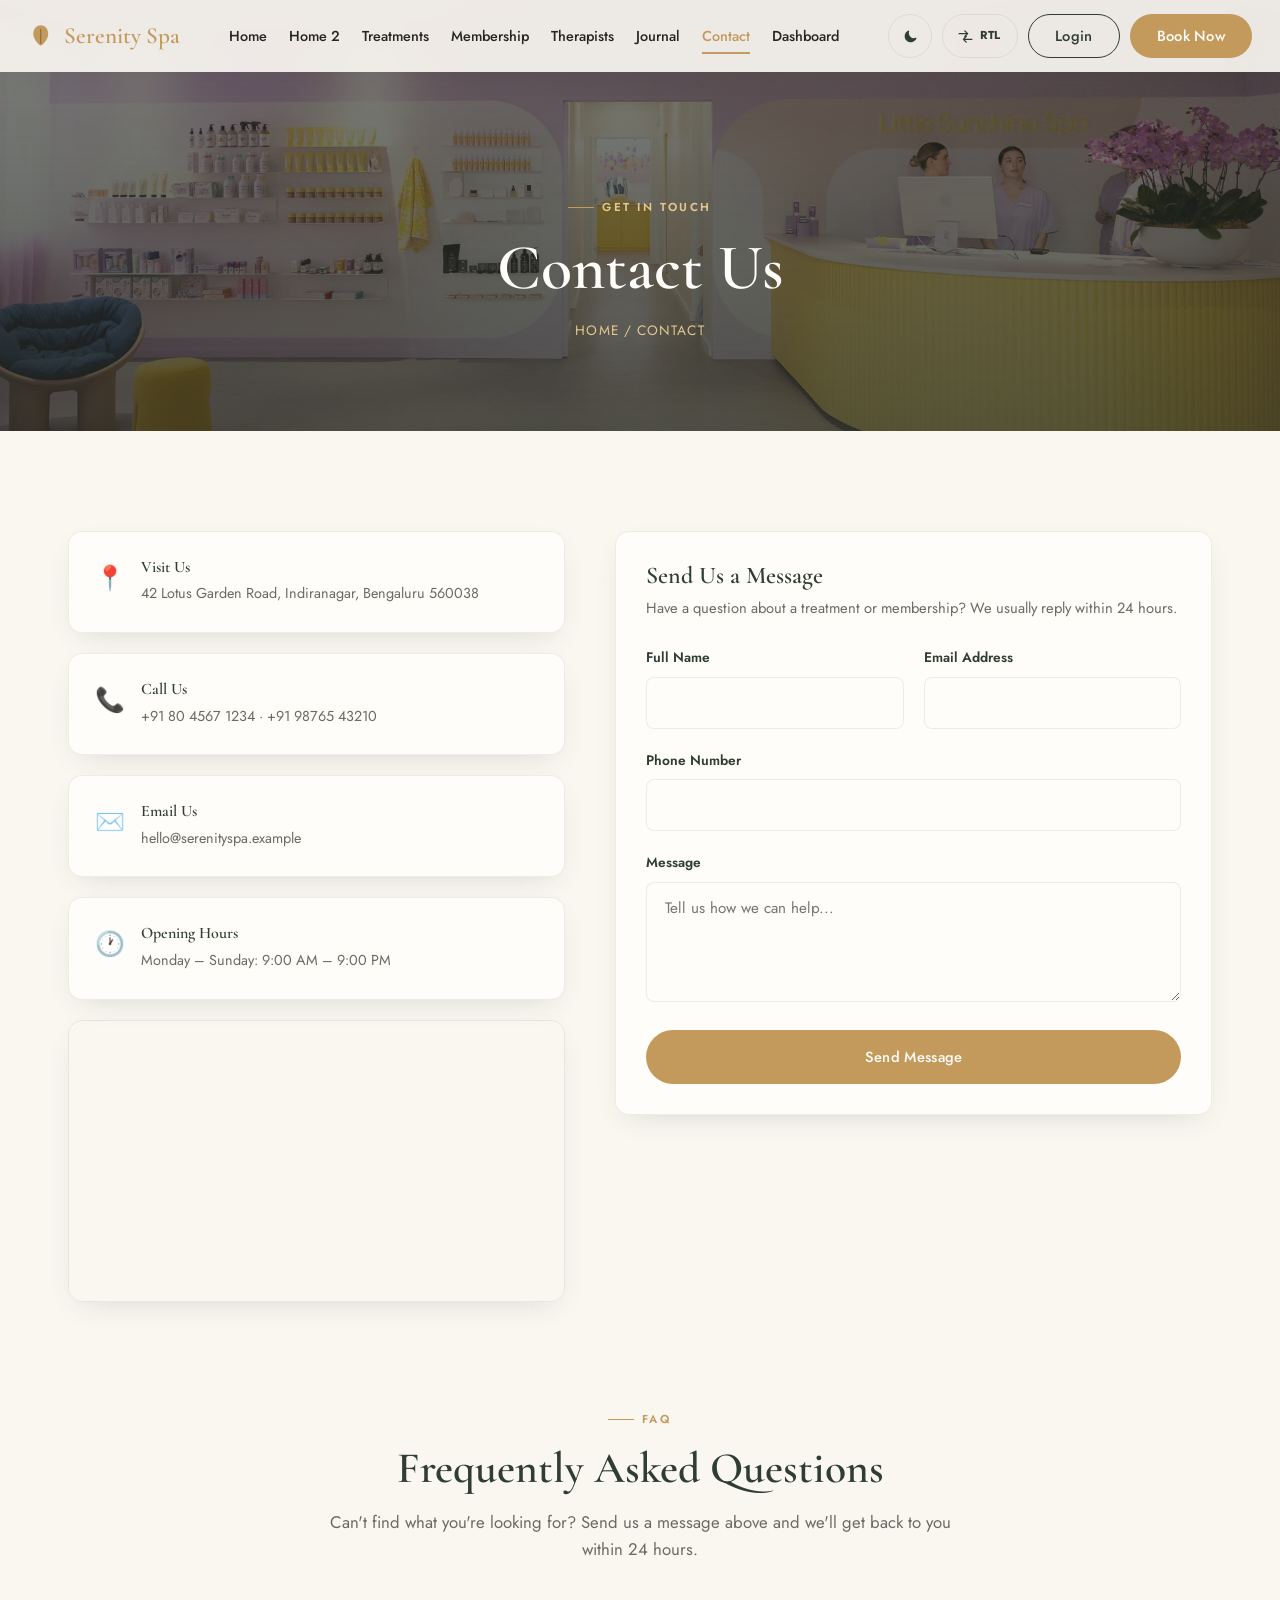
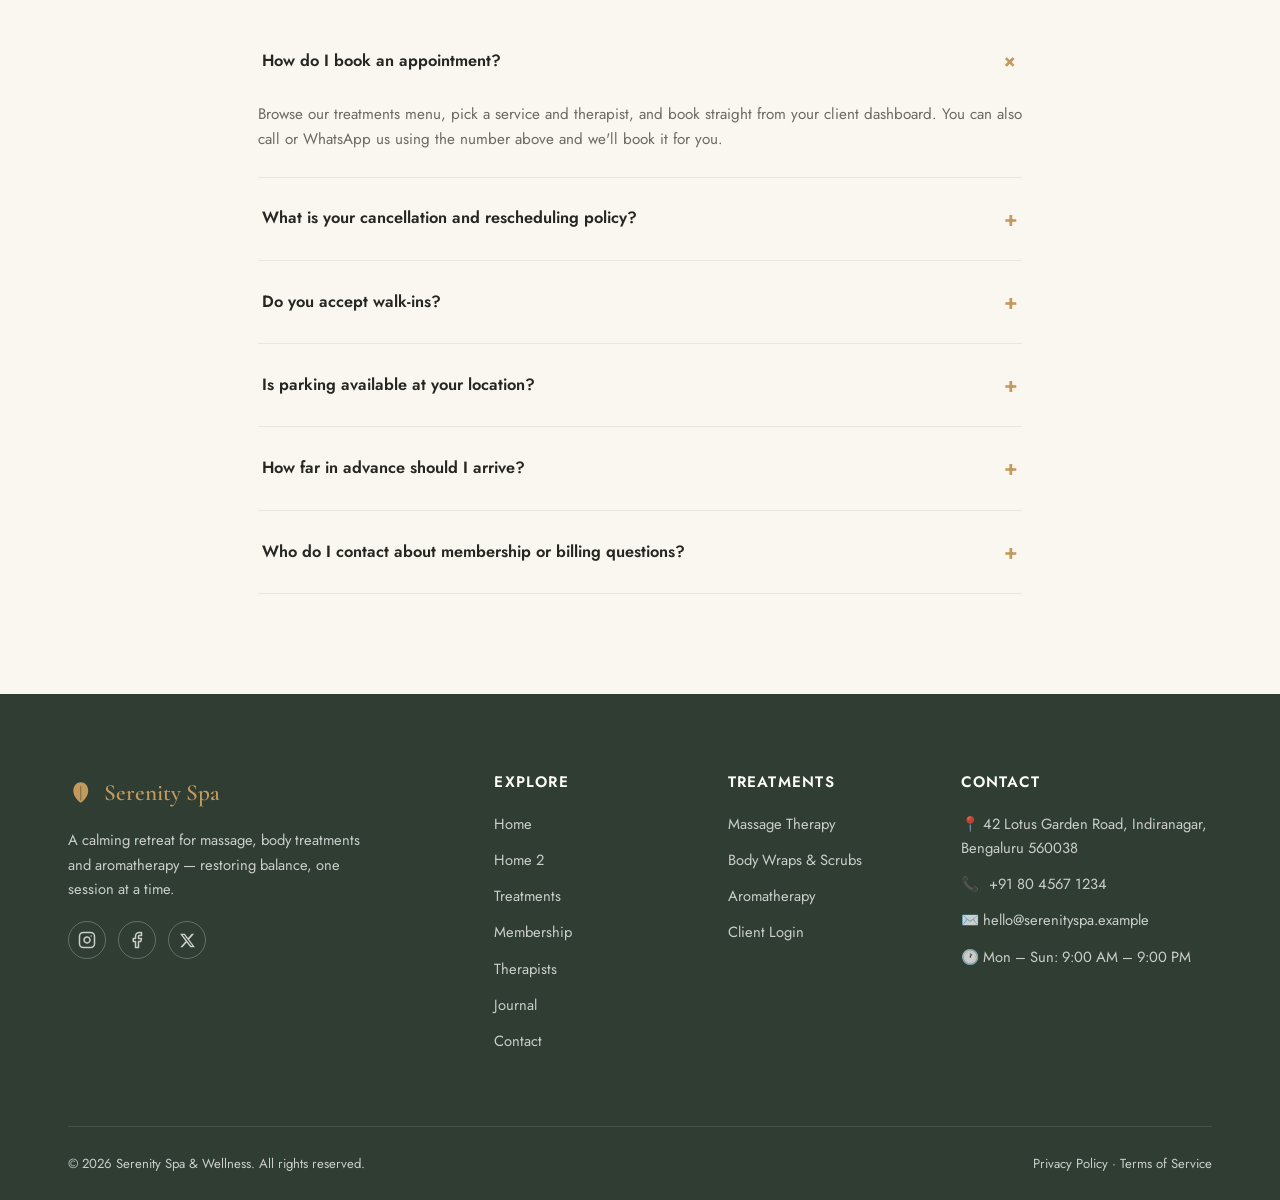
<file: contact.html>
<!DOCTYPE html>
<html lang="en">
<head>
<script>
(function () {
  try {
    if (localStorage.getItem("ssw_theme") === "dark") {
      document.documentElement.setAttribute("data-theme", "dark");
    }
    var dir = localStorage.getItem("ssw_dir");
    if (dir === "rtl") document.documentElement.setAttribute("dir", "rtl");
  } catch (e) {}
})();
</script>
<meta charset="UTF-8">
<meta name="viewport" content="width=device-width, initial-scale=1.0">
<title>Contact Us | Serenity Spa & Wellness</title>
<meta name="description" content="Get in touch with Serenity Spa & Wellness — visit us, call, or send a message.">
<link rel="icon" href="data:image/svg+xml,<svg xmlns=%22http://www.w3.org/2000/svg%22 viewBox=%220 0 24 24%22><rect x=%220%22 y=%220%22 width=%2224%22 height=%2224%22 rx=%225%22 fill=%22%232f3d33%22/><path d=%22M12 21C12 21 6 17.3 6 11.2C6 6.9 8.8 4.5 12 4.5C15.2 4.5 18 6.9 18 11.2C18 17.3 12 21 12 21Z%22 fill=%22%23c39a5c%22/><path d=%22M12 7.3V19.3%22 stroke=%22%232f3d33%22 stroke-width=%220.7%22 stroke-linecap=%22round%22 opacity=%220.5%22/></svg>">
<link rel="preconnect" href="https://fonts.googleapis.com">
<link href="https://fonts.googleapis.com/css2?family=Cormorant+Garamond:wght@500;600;700&family=Jost:wght@400;500;600;700&display=swap" rel="stylesheet">
<link rel="stylesheet" href="css/style.css">
</head>
<body>

<nav class="navbar force-solid">
  <div class="container">
    <a href="index.html" class="brand"><span class="leaf"><svg viewBox="0 0 24 24" fill="currentColor" aria-hidden="true"><path d="M12 21.5C12 21.5 5 17.3 5 10.2C5 5.1 8.4 2 12 2C15.6 2 19 5.1 19 10.2C19 17.3 12 21.5 12 21.5Z"/><path d="M12 6V19" stroke="#2f3d33" stroke-width="0.9" stroke-linecap="round" opacity="0.55"/></svg></span> Serenity Spa</a>
    <ul class="nav-links">
      <li><a href="index.html">Home</a></li>
      <li><a href="home-2.html">Home 2</a></li>
      <li><a href="treatments.html">Treatments</a></li>
      <li><a href="membership.html">Membership</a></li>
      <li><a href="therapists.html">Therapists</a></li>
      <li><a href="blog.html">Journal</a></li>
      <li><a href="contact.html" class="active">Contact</a></li>
      <li><a href="dashboard.html">Dashboard</a></li>
      <li class="mobile-only-link"><a href="login.html" class="btn btn-outline js-auth-link">Login</a></li>
      <li class="mobile-only-link"><a href="treatments.html" class="btn btn-gold">Book Now</a></li>
    </ul>
    <div class="nav-actions">
      <button class="theme-toggle" id="themeToggle" type="button" aria-label="Toggle dark mode" title="Toggle dark mode"><svg viewBox="0 0 24 24" fill="currentColor" aria-hidden="true"><path d="M20.4 14.7A8.6 8.6 0 1 1 9.3 3.6a0.75 0.75 0 0 1 .9 1 7.1 7.1 0 0 0 9.2 9.2 .75 .75 0 0 1 1 .9Z"/></svg></button>
      <button class="dir-toggle" id="dirToggle" type="button" aria-label="Toggle right-to-left layout" title="Toggle right-to-left layout"><svg viewBox="0 0 24 24" fill="none" stroke="currentColor" stroke-width="1.8" stroke-linecap="round" stroke-linejoin="round" aria-hidden="true"><path d="M3 8h12M11 4l4 4-4 4"/><path d="M21 16H9M13 12l-4 4 4 4"/></svg><span>RTL</span></button>
      <a href="login.html" class="btn btn-outline js-auth-link">Login</a>
      <a href="treatments.html" class="btn btn-gold">Book Now</a>
    </div>
    <button class="nav-toggle" aria-label="Toggle menu"><span></span><span></span><span></span></button>
  </div>
</nav>

<header class="page-header ph-contact">
  <div class="container">
    <div class="eyebrow" style="justify-content:center;color:var(--gold-light);">Get in Touch</div>
    <h1>Contact Us</h1>
    <p class="crumb">Home / Contact</p>
  </div>
</header>

<section class="section-pad">
  <div class="container">
    <div class="contact-grid">
      <div>
        <div class="contact-info-card">
          <div class="ic">📍</div>
          <div><h4>Visit Us</h4><p>42 Lotus Garden Road, Indiranagar, Bengaluru 560038</p></div>
        </div>
        <div class="contact-info-card">
          <div class="ic">📞</div>
          <div><h4>Call Us</h4><p dir="ltr">+91 80 4567 1234 &middot; +91 98765 43210</p></div>
        </div>
        <div class="contact-info-card">
          <div class="ic">✉️</div>
          <div><h4>Email Us</h4><p>hello@serenityspa.example</p></div>
        </div>
        <div class="contact-info-card">
          <div class="ic">🕐</div>
          <div><h4>Opening Hours</h4><p>Monday – Sunday: 9:00 AM – 9:00 PM</p></div>
        </div>
        <div class="map-box">
          <iframe
            src="https://www.openstreetmap.org/export/embed.html?bbox=77.6212%2C12.9516%2C77.6612%2C12.9916&layer=mapnik&marker=12.9716%2C77.6412"
            title="Map showing Serenity Spa &amp; Wellness, Indiranagar, Bengaluru"
            loading="lazy" allowfullscreen>
          </iframe>
        </div>
      </div>

      <div class="dash-panel" style="margin-bottom:0;">
        <h3 style="margin-bottom:6px;">Send Us a Message</h3>
        <p style="color:var(--text-muted);font-size:0.92rem;margin-bottom:26px;">Have a question about a treatment or membership? We usually reply within 24 hours.</p>
        <div id="contactMsg" class="form-msg"></div>
        <form id="contactForm">
          <div class="form-row">
            <div class="form-group">
              <label for="cName">Full Name</label>
              <input type="text" id="cName" class="form-control" required>
            </div>
            <div class="form-group">
              <label for="cEmail">Email Address</label>
              <input type="email" id="cEmail" class="form-control" required>
            </div>
          </div>
          <div class="form-group">
            <label for="cPhone">Phone Number</label>
            <input type="tel" id="cPhone" class="form-control">
          </div>
          <div class="form-group">
            <label for="cMessage">Message</label>
            <textarea id="cMessage" class="form-control" required placeholder="Tell us how we can help..."></textarea>
          </div>
          <button type="submit" class="btn btn-primary btn-block">Send Message</button>
        </form>
      </div>
    </div>
  </div>
</section>

<section class="section-pad" style="padding-top:0;">
  <div class="container" style="max-width:820px;">
    <div class="section-head center">
      <div class="eyebrow" style="justify-content:center;">FAQ</div>
      <h2>Frequently Asked Questions</h2>
      <p>Can't find what you're looking for? Send us a message above and we'll get back to you within 24 hours.</p>
    </div>
    <div class="accordion">
      <div class="accordion-item open">
        <div class="accordion-head"><span>How do I book an appointment?</span><span class="icon">+</span></div>
        <div class="accordion-body"><p>Browse our <a href="treatments.html">treatments menu</a>, pick a service and therapist, and book straight from your client dashboard. You can also call or WhatsApp us using the number above and we'll book it for you.</p></div>
      </div>
      <div class="accordion-item">
        <div class="accordion-head"><span>What is your cancellation and rescheduling policy?</span><span class="icon">+</span></div>
        <div class="accordion-body"><p>You can reschedule or cancel for free up to 4 hours before your appointment from your dashboard. Cancellations within 4 hours or no-shows may be charged a small fee.</p></div>
      </div>
      <div class="accordion-item">
        <div class="accordion-head"><span>Do you accept walk-ins?</span><span class="icon">+</span></div>
        <div class="accordion-body"><p>We're primarily appointment-based to make sure your therapist and room are properly prepared, but we're happy to fit in walk-ins whenever there's a same-day opening — call ahead and we'll check availability.</p></div>
      </div>
      <div class="accordion-item">
        <div class="accordion-head"><span>Is parking available at your location?</span><span class="icon">+</span></div>
        <div class="accordion-body"><p>Yes, complimentary parking is available for all clients directly outside the spa on Lotus Garden Road.</p></div>
      </div>
      <div class="accordion-item">
        <div class="accordion-head"><span>How far in advance should I arrive?</span><span class="icon">+</span></div>
        <div class="accordion-body"><p>Please arrive 10–15 minutes before your scheduled time so you can settle in, change, and start your treatment relaxed and on time.</p></div>
      </div>
      <div class="accordion-item">
        <div class="accordion-head"><span>Who do I contact about membership or billing questions?</span><span class="icon">+</span></div>
        <div class="accordion-body"><p>For anything related to your <a href="membership.html">membership plan</a> or a past payment, email us or call the number above, or check your receipts anytime from your dashboard.</p></div>
      </div>
    </div>
  </div>
</section>

<footer>
  <div class="container">
    <div class="footer-grid">
      <div class="footer-brand">
        <a href="index.html" class="brand"><span class="leaf"><svg viewBox="0 0 24 24" fill="currentColor" aria-hidden="true"><path d="M12 21.5C12 21.5 5 17.3 5 10.2C5 5.1 8.4 2 12 2C15.6 2 19 5.1 19 10.2C19 17.3 12 21.5 12 21.5Z"/><path d="M12 6V19" stroke="#2f3d33" stroke-width="0.9" stroke-linecap="round" opacity="0.55"/></svg></span> Serenity Spa</a>
        <p>A calming retreat for massage, body treatments and aromatherapy — restoring balance, one session at a time.</p>
        <div class="social-row">
          <a href="https://www.instagram.com/" target="_blank" rel="noopener noreferrer" aria-label="Instagram"><svg viewBox="0 0 24 24" fill="none" stroke="currentColor" stroke-width="2" stroke-linecap="round" stroke-linejoin="round" width="18" height="18"><rect x="2" y="2" width="20" height="20" rx="5"></rect><path d="M16 11.37A4 4 0 1 1 12.63 8 4 4 0 0 1 16 11.37z"></path><line x1="17.5" y1="6.5" x2="17.51" y2="6.5"></line></svg></a>
          <a href="https://www.facebook.com/" target="_blank" rel="noopener noreferrer" aria-label="Facebook"><svg viewBox="0 0 24 24" fill="none" stroke="currentColor" stroke-width="2" stroke-linecap="round" stroke-linejoin="round" width="18" height="18"><path d="M18 2h-3a5 5 0 0 0-5 5v3H7v4h3v8h4v-8h3l1-4h-4V7a1 1 0 0 1 1-1h3z"></path></svg></a>
          <a href="https://www.x.com/" target="_blank" rel="noopener noreferrer" aria-label="Twitter"><svg viewBox="0 0 24 24" fill="currentColor" width="15" height="15"><path d="M18.9 1.153h3.68l-8.04 9.19L23.9 22.847h-7.406l-5.8-7.584-6.638 7.584H.375l8.6-9.83L.1 1.153h7.594l5.243 6.932zm-1.293 19.2h2.04L6.48 3.24H4.29z"></path></svg></a>
        </div>
      </div>
      <div>
        <h4>Explore</h4>
        <ul>
          <li><a href="index.html">Home</a></li>
          <li><a href="home-2.html">Home 2</a></li>
          <li><a href="treatments.html">Treatments</a></li>
          <li><a href="membership.html">Membership</a></li>
          <li><a href="therapists.html">Therapists</a></li>
          <li><a href="blog.html">Journal</a></li>
          <li><a href="contact.html">Contact</a></li>
        </ul>
      </div>
      <div>
        <h4>Treatments</h4>
        <ul>
          <li><a href="treatments.html#category=massage">Massage Therapy</a></li>
          <li><a href="treatments.html#category=wraps">Body Wraps &amp; Scrubs</a></li>
          <li><a href="treatments.html#category=aromatherapy">Aromatherapy</a></li>
          <li><a href="login.html">Client Login</a></li>
        </ul>
      </div>
      <div>
        <h4>Contact</h4>
        <ul class="footer-contact">
          <li>📍 42 Lotus Garden Road, Indiranagar, Bengaluru 560038</li>
          <li>📞 <span dir="ltr">+91 80 4567 1234</span></li>
          <li>✉️ hello@serenityspa.example</li>
          <li>🕐 Mon – Sun: 9:00 AM – 9:00 PM</li>
        </ul>
      </div>
    </div>
    <div class="footer-bottom">
      <span>&copy; <span class="js-year"></span> Serenity Spa &amp; Wellness. All rights reserved.</span>
      <span><a href="#">Privacy Policy</a> &middot; <a href="#">Terms of Service</a></span>
    </div>
  </div>
</footer>

<script src="js/data.js"></script>
<script src="js/auth.js"></script>
<script src="js/main.js"></script>
</body>
</html>
</file>
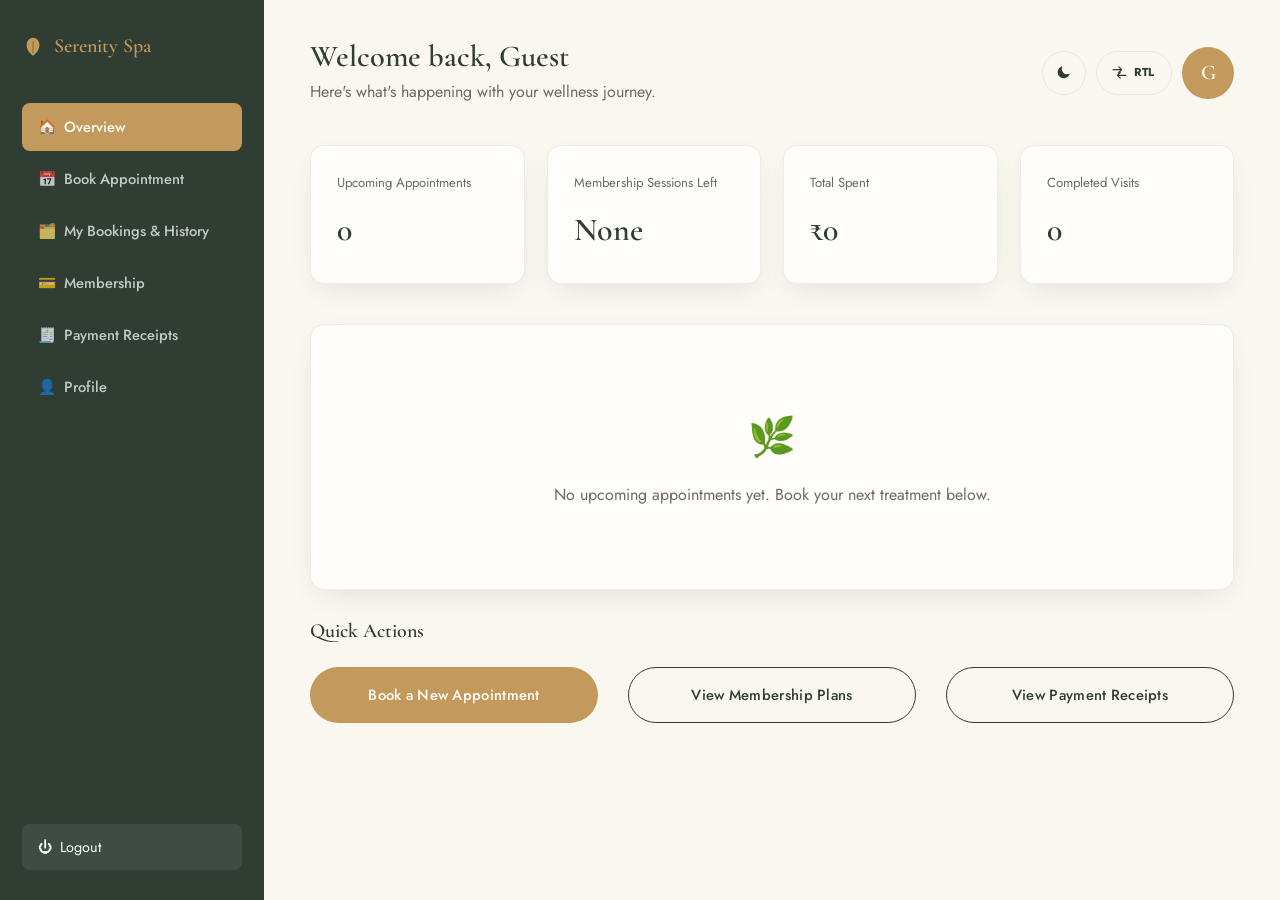
<file: dashboard.html>
<!DOCTYPE html>
<html lang="en">
<head>
<script>
(function () {
  try {
    if (localStorage.getItem("ssw_theme") === "dark") {
      document.documentElement.setAttribute("data-theme", "dark");
    }
    var dir = localStorage.getItem("ssw_dir");
    if (dir === "rtl") document.documentElement.setAttribute("dir", "rtl");
  } catch (e) {}
})();
</script>
<meta charset="UTF-8">
<meta name="viewport" content="width=device-width, initial-scale=1.0">
<title>My Dashboard | Serenity Spa & Wellness</title>
<link rel="icon" href="data:image/svg+xml,<svg xmlns=%22http://www.w3.org/2000/svg%22 viewBox=%220 0 24 24%22><rect x=%220%22 y=%220%22 width=%2224%22 height=%2224%22 rx=%225%22 fill=%22%232f3d33%22/><path d=%22M12 21C12 21 6 17.3 6 11.2C6 6.9 8.8 4.5 12 4.5C15.2 4.5 18 6.9 18 11.2C18 17.3 12 21 12 21Z%22 fill=%22%23c39a5c%22/><path d=%22M12 7.3V19.3%22 stroke=%22%232f3d33%22 stroke-width=%220.7%22 stroke-linecap=%22round%22 opacity=%220.5%22/></svg>">
<link rel="preconnect" href="https://fonts.googleapis.com">
<link href="https://fonts.googleapis.com/css2?family=Cormorant+Garamond:wght@500;600;700&family=Jost:wght@400;500;600;700&display=swap" rel="stylesheet">
<link rel="stylesheet" href="css/style.css">
</head>
<body>

<div class="dash-wrap">

  <!-- ================= SIDEBAR ================= -->
  <aside class="dash-sidebar">
    <a href="index.html" class="brand"><span class="leaf"><svg viewBox="0 0 24 24" fill="currentColor" aria-hidden="true"><path d="M12 21.5C12 21.5 5 17.3 5 10.2C5 5.1 8.4 2 12 2C15.6 2 19 5.1 19 10.2C19 17.3 12 21.5 12 21.5Z"/><path d="M12 6V19" stroke="#2f3d33" stroke-width="0.9" stroke-linecap="round" opacity="0.55"/></svg></span> Serenity Spa</a>
    <nav class="dash-nav">
      <button data-view="view-overview" class="active">🏠&nbsp; Overview</button>
      <button data-view="view-book">📅&nbsp; Book Appointment</button>
      <button data-view="view-bookings">🗂️&nbsp; My Bookings &amp; History</button>
      <button data-view="view-membership">💳&nbsp; Membership</button>
      <button data-view="view-receipts">🧾&nbsp; Payment Receipts</button>
      <button data-view="view-profile">👤&nbsp; Profile</button>
    </nav>
    <button class="logout-btn js-logout">⏻&nbsp; Logout</button>
  </aside>

  <!-- ================= MAIN ================= -->
  <main class="dash-main">
    <div class="dash-topbar">
      <button class="dash-mobile-toggle">☰</button>
      <div class="dash-welcome">
        <h1>Welcome back, <span id="welcomeName"></span></h1>
        <p>Here's what's happening with your wellness journey.</p>
      </div>
      <div style="display:flex;align-items:center;gap:10px;">
        <button class="theme-toggle on-surface" id="themeToggle" type="button" aria-label="Toggle dark mode" title="Toggle dark mode"><svg viewBox="0 0 24 24" fill="currentColor" aria-hidden="true"><path d="M20.4 14.7A8.6 8.6 0 1 1 9.3 3.6a0.75 0.75 0 0 1 .9 1 7.1 7.1 0 0 0 9.2 9.2 .75 .75 0 0 1 1 .9Z"/></svg></button>
        <button class="dir-toggle on-surface" id="dirToggle" type="button" aria-label="Toggle right-to-left layout" title="Toggle right-to-left layout"><svg viewBox="0 0 24 24" fill="none" stroke="currentColor" stroke-width="1.8" stroke-linecap="round" stroke-linejoin="round" aria-hidden="true"><path d="M3 8h12M11 4l4 4-4 4"/><path d="M21 16H9M13 12l-4 4 4 4"/></svg><span>RTL</span></button>
        <div class="dash-avatar" id="avatarInitials"></div>
      </div>
    </div>

    <!-- ---------- OVERVIEW ---------- -->
    <section class="dash-view active" id="view-overview">
      <div class="summary-grid">
        <div class="summary-card"><div class="s-label">Upcoming Appointments</div><div class="s-value" id="statUpcoming">0</div></div>
        <div class="summary-card"><div class="s-label">Membership Sessions Left</div><div class="s-value" id="statMembership">—</div></div>
        <div class="summary-card"><div class="s-label">Total Spent</div><div class="s-value" id="statSpent">₹0</div></div>
        <div class="summary-card"><div class="s-label">Completed Visits</div><div class="s-value" id="statTotalVisits">0</div></div>
      </div>

      <div class="dash-panel" id="nextAppointmentBox"></div>

      <div class="dash-panel-head" style="margin-top:10px;">
        <h3>Quick Actions</h3>
      </div>
      <div class="grid grid-3" style="margin-bottom:10px;">
        <button class="btn btn-primary btn-block" onclick="document.querySelector('.dash-nav button[data-view=view-book]').click()">Book a New Appointment</button>
        <a href="membership.html" class="btn btn-outline-dark btn-block" style="text-align:center;">View Membership Plans</a>
        <button class="btn btn-outline-dark btn-block" onclick="document.querySelector('.dash-nav button[data-view=view-receipts]').click()">View Payment Receipts</button>
      </div>
    </section>

    <!-- ---------- BOOK APPOINTMENT ---------- -->
    <section class="dash-view" id="view-book">
      <div class="dash-panel">
        <div class="dash-panel-head"><h3>Book an Appointment</h3></div>
        <div id="bookingMsg" class="form-msg"></div>
        <form id="bookingForm">
          <div class="form-row">
            <div class="form-group">
              <label for="bookTreatment">Treatment</label>
              <select id="bookTreatment" class="form-control" required></select>
            </div>
            <div class="form-group">
              <label for="bookTherapist">Preferred Therapist</label>
              <select id="bookTherapist" class="form-control"></select>
            </div>
          </div>
          <div class="form-group">
            <label for="bookDate">Preferred Date</label>
            <input type="date" id="bookDate" class="form-control" required>
          </div>
          <div class="form-group">
            <label>Available Time Slots</label>
            <div class="slot-grid" id="slotGrid"></div>
          </div>
          <button type="submit" class="btn btn-primary" style="margin-top:10px;">Confirm Booking</button>
        </form>
      </div>
    </section>

    <!-- ---------- BOOKINGS & HISTORY ---------- -->
    <section class="dash-view" id="view-bookings">
      <div class="dash-panel">
        <div class="dash-panel-head"><h3>My Bookings &amp; Treatment History</h3></div>
        <div style="overflow-x:auto;">
          <table class="dash-table">
            <thead>
              <tr><th>Treatment</th><th>Therapist</th><th>Date &amp; Time</th><th>Price</th><th>Status</th><th>Action</th></tr>
            </thead>
            <tbody id="bookingsTableBody"></tbody>
          </table>
        </div>
      </div>
    </section>

    <!-- ---------- MEMBERSHIP ---------- -->
    <section class="dash-view" id="view-membership">
      <div class="dash-panel" id="membershipContent"></div>
    </section>

    <!-- ---------- PAYMENT RECEIPTS ---------- -->
    <section class="dash-view" id="view-receipts">
      <div class="dash-panel">
        <div class="dash-panel-head"><h3>Payment Receipts</h3></div>
        <div style="overflow-x:auto;">
          <table class="dash-table">
            <thead>
              <tr><th>Receipt #</th><th>Date</th><th>Treatment</th><th>Amount</th><th></th></tr>
            </thead>
            <tbody id="receiptsTableBody"></tbody>
          </table>
        </div>
      </div>
    </section>

    <!-- ---------- PROFILE ---------- -->
    <section class="dash-view" id="view-profile">
      <div class="dash-panel" style="max-width:560px;">
        <div class="dash-panel-head"><h3>My Profile</h3></div>
        <p id="profileJoined" class="form-note" style="margin-bottom:20px;"></p>
        <form id="profileForm">
          <div class="form-group">
            <label for="profileName">Full Name</label>
            <input type="text" id="profileName" class="form-control" required>
          </div>
          <div class="form-group">
            <label for="profileEmail">Email Address</label>
            <input type="email" id="profileEmail" class="form-control" disabled>
            <p class="form-note">Email cannot be changed for demo accounts.</p>
          </div>
          <div class="form-group">
            <label for="profilePhone">Phone Number</label>
            <input type="tel" id="profilePhone" class="form-control">
          </div>
          <button type="submit" class="btn btn-primary">Save Changes</button>
        </form>
      </div>
    </section>

  </main>
</div>

<!-- ================= RECEIPT MODAL ================= -->
<div class="receipt-modal-bg" id="receiptModalBg">
  <div class="receipt-modal">
    <h3>Payment Receipt</h3>
    <p class="r-sub">Serenity Spa &amp; Wellness</p>
    <div class="receipt-row"><span>Receipt No.</span><span id="receiptId"></span></div>
    <div class="receipt-row"><span>Date</span><span id="receiptDate"></span></div>
    <div class="receipt-row"><span>Treatment</span><span id="receiptItem"></span></div>
    <div class="receipt-row"><span>Payment Method</span><span id="receiptMethod"></span></div>
    <div class="receipt-row total"><span>Amount Paid</span><span id="receiptAmount"></span></div>
    <div class="receipt-actions">
      <button class="btn btn-outline-dark btn-block" onclick="closeReceipt()">Close</button>
      <button class="btn btn-primary btn-block" onclick="window.print()">Print</button>
    </div>
  </div>
</div>

<script src="js/data.js"></script>
<script src="js/auth.js"></script>
<script src="js/main.js"></script>
<script src="js/dashboard.js"></script>
</body>
</html>
</file>
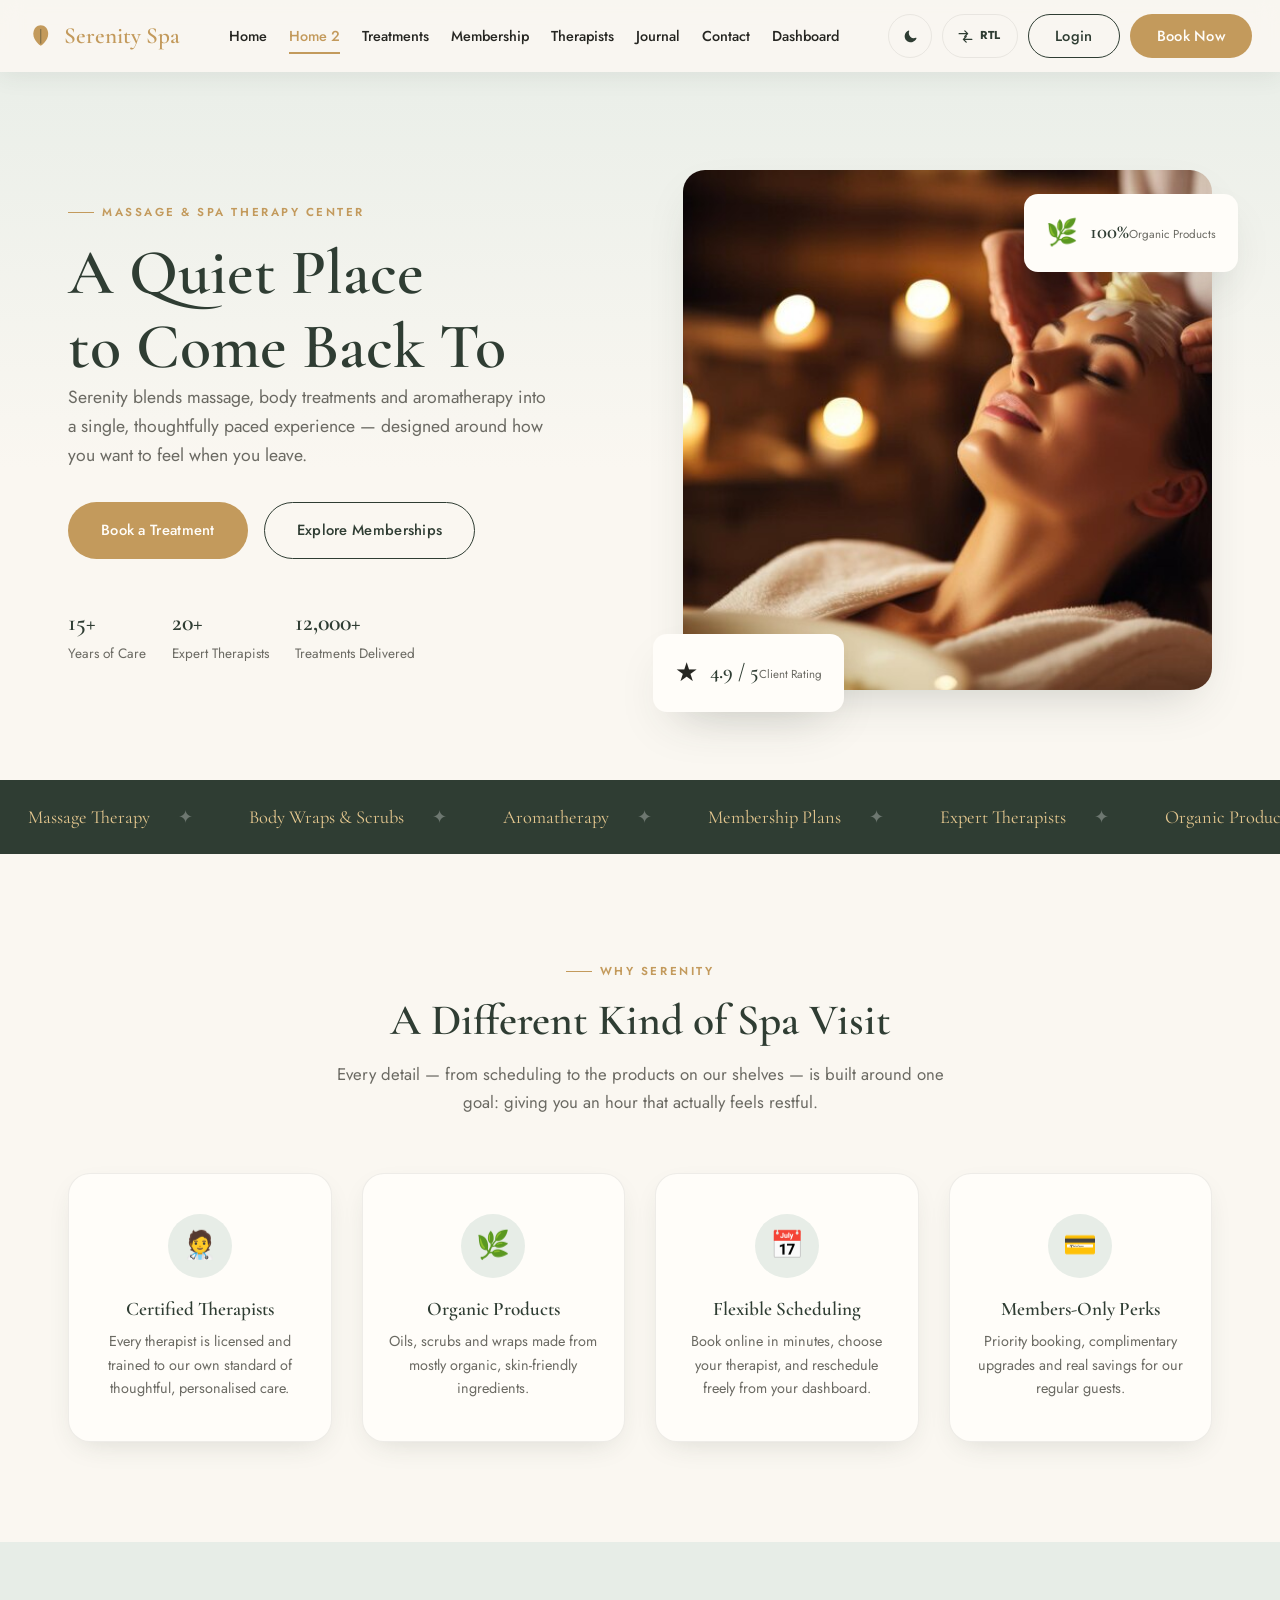
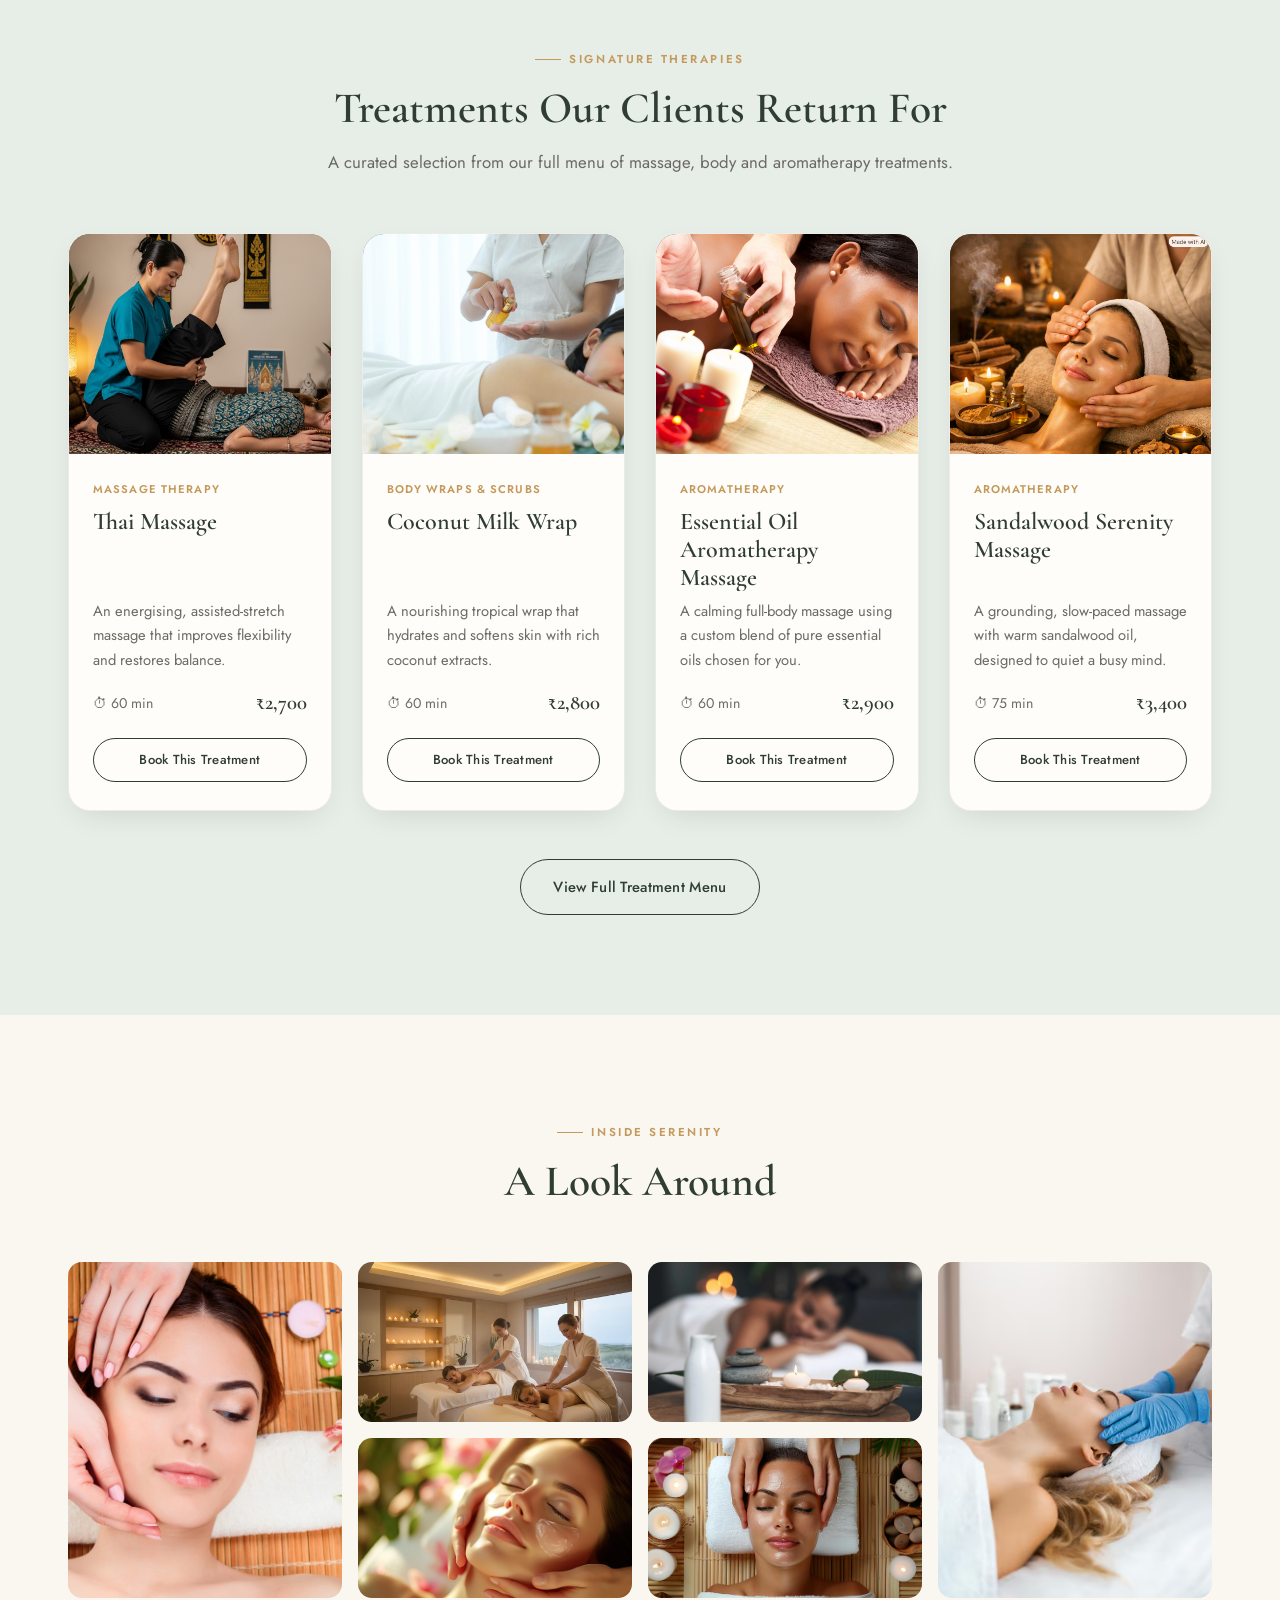
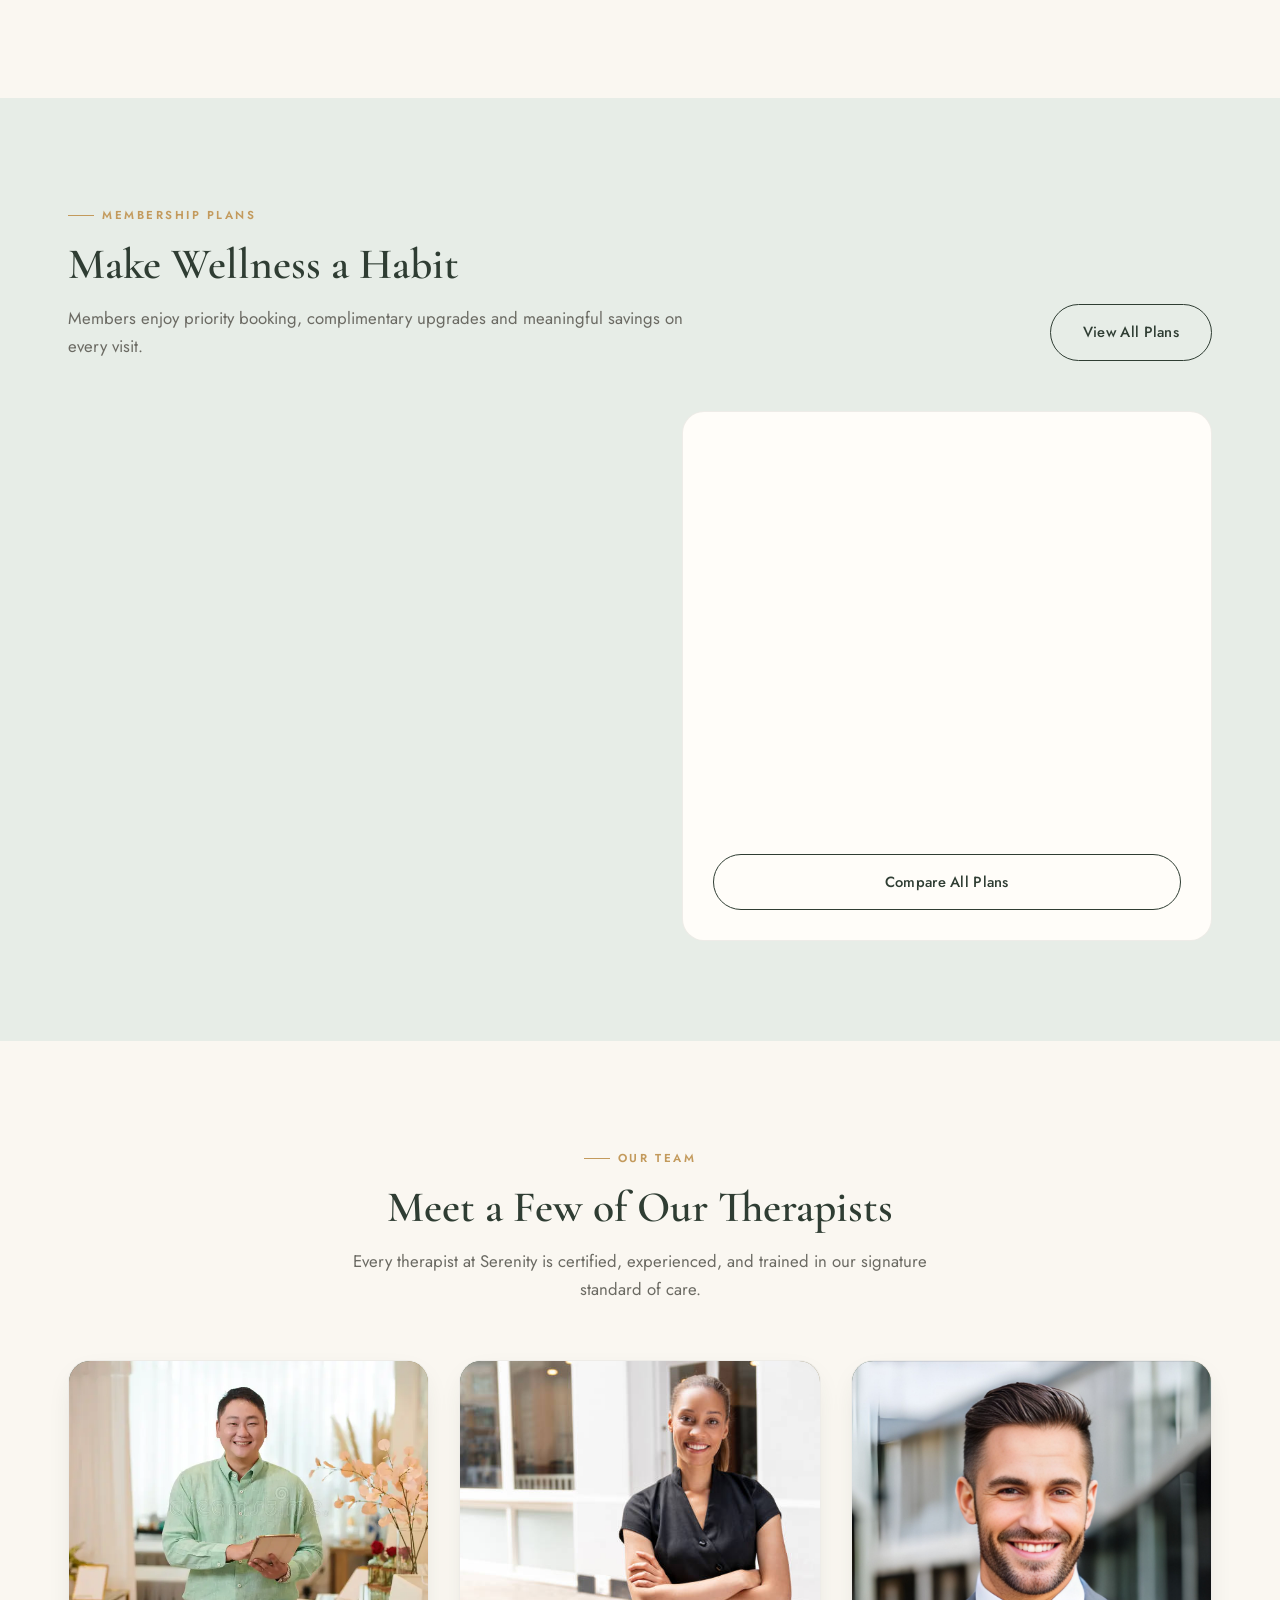
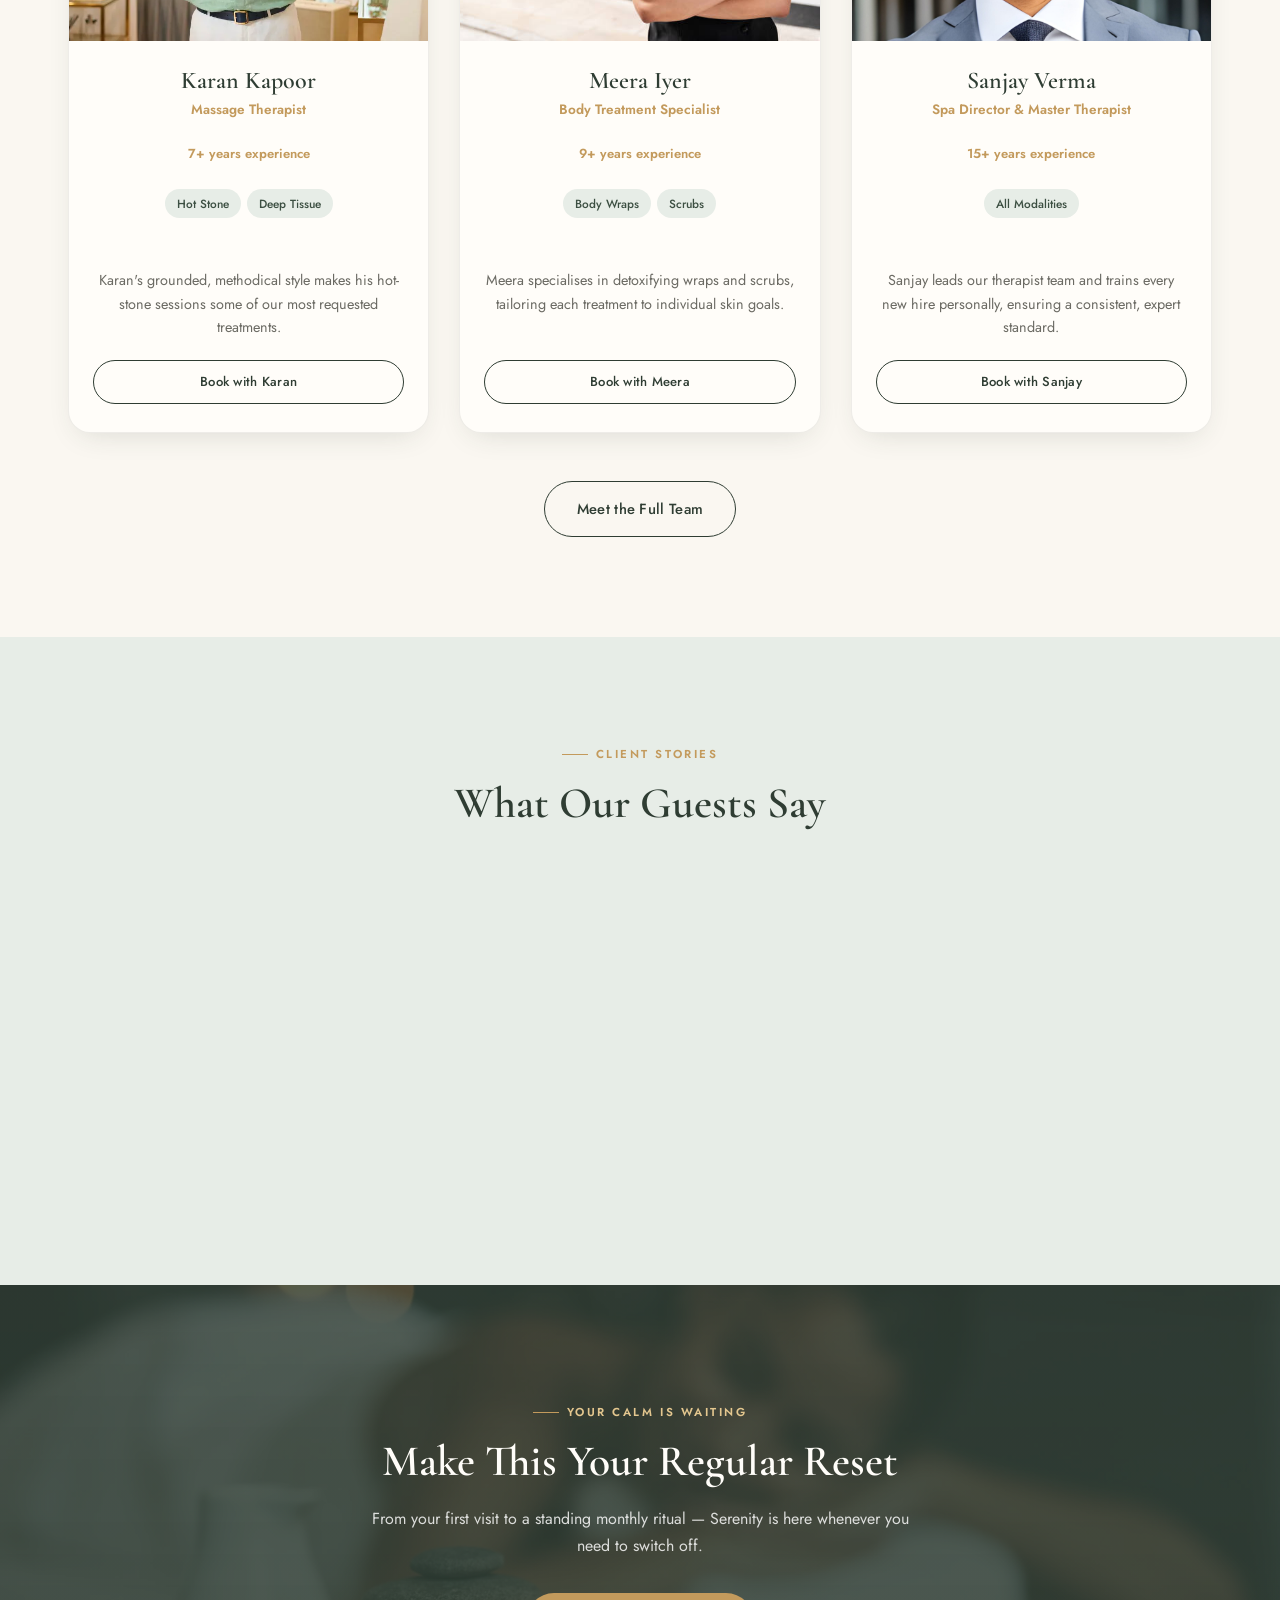
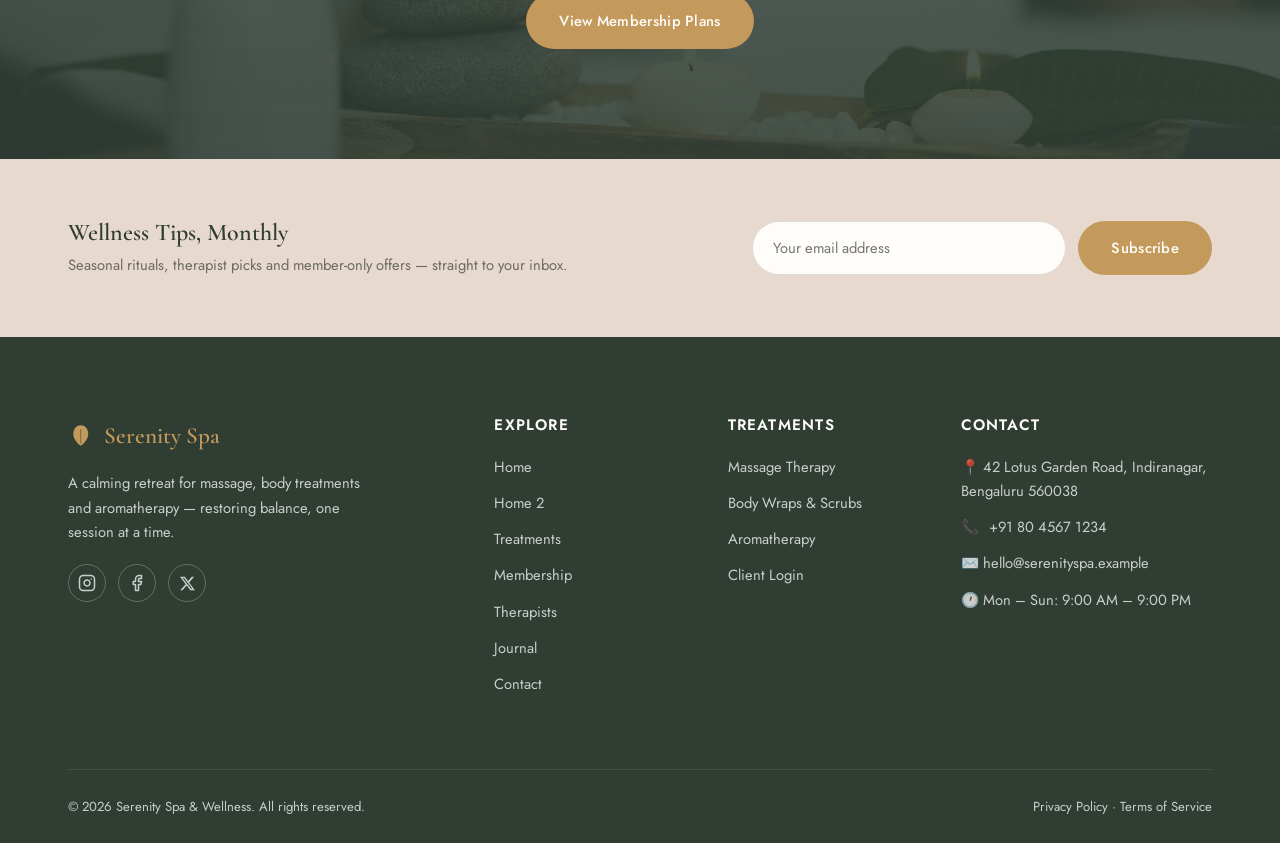
<file: home-2.html>
<!DOCTYPE html>
<html lang="en">
<head>
<script>
(function () {
  try {
    if (localStorage.getItem("ssw_theme") === "dark") {
      document.documentElement.setAttribute("data-theme", "dark");
    }
    var dir = localStorage.getItem("ssw_dir");
    if (dir === "rtl") document.documentElement.setAttribute("dir", "rtl");
  } catch (e) {}
})();
</script>
<meta charset="UTF-8">
<meta name="viewport" content="width=device-width, initial-scale=1.0">
<title>Serenity Spa & Wellness | Home 2</title>
<meta name="description" content="A serene retreat for massage, body wraps and aromatherapy. Book treatments, meet our therapists, and explore membership plans at Serenity Spa & Wellness.">
<link rel="icon" href="data:image/svg+xml,<svg xmlns=%22http://www.w3.org/2000/svg%22 viewBox=%220 0 24 24%22><rect x=%220%22 y=%220%22 width=%2224%22 height=%2224%22 rx=%225%22 fill=%22%232f3d33%22/><path d=%22M12 21C12 21 6 17.3 6 11.2C6 6.9 8.8 4.5 12 4.5C15.2 4.5 18 6.9 18 11.2C18 17.3 12 21 12 21Z%22 fill=%22%23c39a5c%22/><path d=%22M12 7.3V19.3%22 stroke=%22%232f3d33%22 stroke-width=%220.7%22 stroke-linecap=%22round%22 opacity=%220.5%22/></svg>">
<link rel="preconnect" href="https://fonts.googleapis.com">
<link href="https://fonts.googleapis.com/css2?family=Cormorant+Garamond:wght@500;600;700&family=Jost:wght@400;500;600;700&display=swap" rel="stylesheet">
<link rel="stylesheet" href="css/style.css">
</head>
<body>

<!-- ================= NAVBAR ================= -->
<nav class="navbar force-solid">
  <div class="container">
    <a href="index.html" class="brand"><span class="leaf"><svg viewBox="0 0 24 24" fill="currentColor" aria-hidden="true"><path d="M12 21.5C12 21.5 5 17.3 5 10.2C5 5.1 8.4 2 12 2C15.6 2 19 5.1 19 10.2C19 17.3 12 21.5 12 21.5Z"/><path d="M12 6V19" stroke="#2f3d33" stroke-width="0.9" stroke-linecap="round" opacity="0.55"/></svg></span> Serenity Spa</a>
    <ul class="nav-links">
      <li><a href="index.html">Home</a></li>
      <li><a href="home-2.html" class="active">Home 2</a></li>
      <li><a href="treatments.html">Treatments</a></li>
      <li><a href="membership.html">Membership</a></li>
      <li><a href="therapists.html">Therapists</a></li>
      <li><a href="blog.html">Journal</a></li>
      <li><a href="contact.html">Contact</a></li>
      <li><a href="dashboard.html">Dashboard</a></li>
      <li class="mobile-only-link"><a href="login.html" class="btn btn-outline js-auth-link">Login</a></li>
      <li class="mobile-only-link"><a href="treatments.html" class="btn btn-gold">Book Now</a></li>
    </ul>
    <div class="nav-actions">
      <button class="theme-toggle" id="themeToggle" type="button" aria-label="Toggle dark mode" title="Toggle dark mode"><svg viewBox="0 0 24 24" fill="currentColor" aria-hidden="true"><path d="M20.4 14.7A8.6 8.6 0 1 1 9.3 3.6a0.75 0.75 0 0 1 .9 1 7.1 7.1 0 0 0 9.2 9.2 .75 .75 0 0 1 1 .9Z"/></svg></button>
      <button class="dir-toggle" id="dirToggle" type="button" aria-label="Toggle right-to-left layout" title="Toggle right-to-left layout"><svg viewBox="0 0 24 24" fill="none" stroke="currentColor" stroke-width="1.8" stroke-linecap="round" stroke-linejoin="round" aria-hidden="true"><path d="M3 8h12M11 4l4 4-4 4"/><path d="M21 16H9M13 12l-4 4 4 4"/></svg><span>RTL</span></button>
      <a href="login.html" class="btn btn-outline js-auth-link">Login</a>
      <a href="treatments.html" class="btn btn-gold">Book Now</a>
    </div>
    <button class="nav-toggle" aria-label="Toggle menu"><span></span><span></span><span></span></button>
  </div>
</nav>

<!-- ================= SPLIT HERO ================= -->
<header class="hero-split">
  <div class="container">
    <div class="hero-content">
      <div class="eyebrow">Massage &amp; Spa Therapy Center</div>
      <h1>A Quiet Place<br>to Come Back To</h1>
      <p class="lead">Serenity blends massage, body treatments and aromatherapy into a single, thoughtfully paced experience — designed around how you want to feel when you leave.</p>
      <div class="hero-cta">
        <a href="treatments.html" class="btn btn-primary">Book a Treatment</a>
        <a href="membership.html" class="btn btn-outline-dark">Explore Memberships</a>
      </div>
      <div class="hero-split-trust">
        <div><span class="num">15+</span>Years of Care</div>
        <div><span class="num">20+</span>Expert Therapists</div>
        <div><span class="num">12,000+</span>Treatments Delivered</div>
      </div>
    </div>
    <div class="hero-split-media">
      <img src="images/home2/hero.png" alt="Spa hero" onerror="this.style.display='none'">
      <div class="floating-card fc-rating">
        <span class="fc-icon">★</span>
        <div><span class="fc-num">4.9 / 5</span><span class="fc-label">Client Rating</span></div>
      </div>
      <div class="floating-card fc-years">
        <span class="fc-icon">🌿</span>
        <div><span class="fc-num">100%</span><span class="fc-label">Organic Products</span></div>
      </div>
    </div>
  </div>
</header>

<!-- ================= MARQUEE ================= -->
<div class="marquee">
  <div class="marquee-track">
    <span>Massage Therapy</span><span>Body Wraps &amp; Scrubs</span><span>Aromatherapy</span>
    <span>Membership Plans</span><span>Expert Therapists</span><span>Organic Products</span>
    <span>Massage Therapy</span><span>Body Wraps &amp; Scrubs</span><span>Aromatherapy</span>
    <span>Membership Plans</span><span>Expert Therapists</span><span>Organic Products</span>
  </div>
</div>

<!-- ================= WHY CHOOSE US (icon grid) ================= -->
<section class="section-pad">
  <div class="container">
    <div class="section-head center">
      <div class="eyebrow" style="justify-content:center;">Why Serenity</div>
      <h2>A Different Kind of Spa Visit</h2>
      <p>Every detail — from scheduling to the products on our shelves — is built around one goal: giving you an hour that actually feels restful.</p>
    </div>
    <div class="feature-grid">
      <div class="feature-item reveal">
        <div class="f-icon">🧑‍⚕️</div>
        <h3>Certified Therapists</h3>
        <p>Every therapist is licensed and trained to our own standard of thoughtful, personalised care.</p>
      </div>
      <div class="feature-item reveal">
        <div class="f-icon">🌿</div>
        <h3>Organic Products</h3>
        <p>Oils, scrubs and wraps made from mostly organic, skin-friendly ingredients.</p>
      </div>
      <div class="feature-item reveal">
        <div class="f-icon">📅</div>
        <h3>Flexible Scheduling</h3>
        <p>Book online in minutes, choose your therapist, and reschedule freely from your dashboard.</p>
      </div>
      <div class="feature-item reveal">
        <div class="f-icon">💳</div>
        <h3>Members-Only Perks</h3>
        <p>Priority booking, complimentary upgrades and real savings for our regular guests.</p>
      </div>
    </div>
  </div>
</section>

<!-- ================= SIGNATURE THERAPIES ================= -->
<section class="section-pad" style="background:var(--sage-100);">
  <div class="container">
    <div class="section-head center">
      <div class="eyebrow" style="justify-content:center;">Signature Therapies</div>
      <h2>Treatments Our Clients Return For</h2>
      <p>A curated selection from our full menu of massage, body and aromatherapy treatments.</p>
    </div>
    <div class="grid grid-4" id="featuredTreatments2"></div>
    <div style="text-align:center;margin-top:48px;">
      <a href="treatments.html" class="btn btn-outline-dark">View Full Treatment Menu</a>
    </div>
  </div>
</section>

<!-- ================= GALLERY ================= -->
<section class="section-pad">
  <div class="container">
    <div class="section-head center">
      <div class="eyebrow" style="justify-content:center;">Inside Serenity</div>
      <h2>A Look Around</h2>
    </div>
    <div class="gallery-grid">
      <a href="treatments.html" class="g-tall"><img src="images/home2/gallery-1.png" alt="Spa gallery photo 1" onerror="this.style.background='linear-gradient(135deg,var(--sage-700),var(--gold))'"></a>
      <a href="treatments.html"><img src="images/home2/gallery-2.png" alt="Spa gallery photo 2" onerror="this.style.background='linear-gradient(135deg,var(--sage-700),var(--gold))'"></a>
      <a href="treatments.html"><img src="images/home2/gallery-3.png" alt="Spa gallery photo 3" onerror="this.style.background='linear-gradient(135deg,var(--sage-700),var(--gold))'"></a>
      <a href="treatments.html" class="g-tall"><img src="images/home2/gallery-4.png" alt="Spa gallery photo 4" onerror="this.style.background='linear-gradient(135deg,var(--sage-700),var(--gold))'"></a>
      <a href="treatments.html"><img src="images/home2/gallery-5.png" alt="Spa gallery photo 5" onerror="this.style.background='linear-gradient(135deg,var(--sage-700),var(--gold))'"></a>
      <a href="treatments.html"><img src="images/home2/gallery-6.png" alt="Spa gallery photo 6" onerror="this.style.background='linear-gradient(135deg,var(--sage-700),var(--gold))'"></a>
    </div>
  </div>
</section>

<!-- ================= MEMBERSHIP ================= -->
<section class="section-pad" style="background:var(--sage-100);">
  <div class="container">
    <div style="display:flex;justify-content:space-between;align-items:flex-end;flex-wrap:wrap;gap:20px;margin-bottom:50px;">
      <div class="section-head" style="margin-bottom:0;">
        <div class="eyebrow">Membership Plans</div>
        <h2>Make Wellness a Habit</h2>
        <p>Members enjoy priority booking, complimentary upgrades and meaningful savings on every visit.</p>
      </div>
      <a href="membership.html" class="btn btn-outline-dark">View All Plans</a>
    </div>
    <div class="plan-spotlight" id="planSpotlight"></div>
  </div>
</section>

<!-- ================= THERAPISTS ================= -->
<section class="section-pad">
  <div class="container">
    <div class="section-head center">
      <div class="eyebrow" style="justify-content:center;">Our Team</div>
      <h2>Meet a Few of Our Therapists</h2>
      <p>Every therapist at Serenity is certified, experienced, and trained in our signature standard of care.</p>
    </div>
    <div class="grid grid-3" id="featuredTherapists2"></div>
    <div style="text-align:center;margin-top:48px;">
      <a href="therapists.html" class="btn btn-outline-dark">Meet the Full Team</a>
    </div>
  </div>
</section>

<!-- ================= TESTIMONIALS ================= -->
<section class="section-pad" style="background:var(--sage-100);">
  <div class="container">
    <div class="section-head center">
      <div class="eyebrow" style="justify-content:center;">Client Stories</div>
      <h2>What Our Guests Say</h2>
    </div>
    <div class="grid grid-3" id="testimonialsGrid2"></div>
  </div>
</section>

<!-- ================= CTA BANNER ================= -->
<section class="cta-banner cta-banner-alt">
  <div class="container">
    <div class="eyebrow" style="justify-content:center;color:var(--gold-light);">Your Calm Is Waiting</div>
    <h2>Make This Your Regular Reset</h2>
    <p>From your first visit to a standing monthly ritual — Serenity is here whenever you need to switch off.</p>
    <a href="membership.html" class="btn btn-gold">View Membership Plans</a>
  </div>
</section>

<!-- ================= NEWSLETTER ================= -->
<section class="newsletter">
  <div class="container newsletter-inner">
    <div>
      <h3 style="margin-bottom:6px;">Wellness Tips, Monthly</h3>
      <p style="font-size:0.92rem;">Seasonal rituals, therapist picks and member-only offers — straight to your inbox.</p>
    </div>
    <form id="newsletterForm">
      <input type="email" class="js-email" placeholder="Your email address" required>
      <button type="submit" class="btn btn-primary">Subscribe</button>
    </form>
  </div>
</section>

<!-- ================= FOOTER ================= -->
<footer>
  <div class="container">
    <div class="footer-grid">
      <div class="footer-brand">
        <a href="index.html" class="brand"><span class="leaf"><svg viewBox="0 0 24 24" fill="currentColor" aria-hidden="true"><path d="M12 21.5C12 21.5 5 17.3 5 10.2C5 5.1 8.4 2 12 2C15.6 2 19 5.1 19 10.2C19 17.3 12 21.5 12 21.5Z"/><path d="M12 6V19" stroke="#2f3d33" stroke-width="0.9" stroke-linecap="round" opacity="0.55"/></svg></span> Serenity Spa</a>
        <p>A calming retreat for massage, body treatments and aromatherapy — restoring balance, one session at a time.</p>
        <div class="social-row">
          <a href="https://www.instagram.com/" target="_blank" rel="noopener noreferrer" aria-label="Instagram"><svg viewBox="0 0 24 24" fill="none" stroke="currentColor" stroke-width="2" stroke-linecap="round" stroke-linejoin="round" width="18" height="18"><rect x="2" y="2" width="20" height="20" rx="5"></rect><path d="M16 11.37A4 4 0 1 1 12.63 8 4 4 0 0 1 16 11.37z"></path><line x1="17.5" y1="6.5" x2="17.51" y2="6.5"></line></svg></a>
          <a href="https://www.facebook.com/" target="_blank" rel="noopener noreferrer" aria-label="Facebook"><svg viewBox="0 0 24 24" fill="none" stroke="currentColor" stroke-width="2" stroke-linecap="round" stroke-linejoin="round" width="18" height="18"><path d="M18 2h-3a5 5 0 0 0-5 5v3H7v4h3v8h4v-8h3l1-4h-4V7a1 1 0 0 1 1-1h3z"></path></svg></a>
          <a href="https://www.x.com/" target="_blank" rel="noopener noreferrer" aria-label="Twitter"><svg viewBox="0 0 24 24" fill="currentColor" width="15" height="15"><path d="M18.9 1.153h3.68l-8.04 9.19L23.9 22.847h-7.406l-5.8-7.584-6.638 7.584H.375l8.6-9.83L.1 1.153h7.594l5.243 6.932zm-1.293 19.2h2.04L6.48 3.24H4.29z"></path></svg></a>
        </div>
      </div>
      <div>
        <h4>Explore</h4>
        <ul>
          <li><a href="index.html">Home</a></li>
          <li><a href="home-2.html">Home 2</a></li>
          <li><a href="treatments.html">Treatments</a></li>
          <li><a href="membership.html">Membership</a></li>
          <li><a href="therapists.html">Therapists</a></li>
          <li><a href="blog.html">Journal</a></li>
          <li><a href="contact.html">Contact</a></li>
        </ul>
      </div>
      <div>
        <h4>Treatments</h4>
        <ul>
          <li><a href="treatments.html#category=massage">Massage Therapy</a></li>
          <li><a href="treatments.html#category=wraps">Body Wraps &amp; Scrubs</a></li>
          <li><a href="treatments.html#category=aromatherapy">Aromatherapy</a></li>
          <li><a href="login.html">Client Login</a></li>
        </ul>
      </div>
      <div>
        <h4>Contact</h4>
        <ul class="footer-contact">
          <li>📍 42 Lotus Garden Road, Indiranagar, Bengaluru 560038</li>
          <li>📞 <span dir="ltr">+91 80 4567 1234</span></li>
          <li>✉️ hello@serenityspa.example</li>
          <li>🕐 Mon – Sun: 9:00 AM – 9:00 PM</li>
        </ul>
      </div>
    </div>
    <div class="footer-bottom">
      <span>&copy; <span class="js-year"></span> Serenity Spa &amp; Wellness. All rights reserved.</span>
      <span><a href="#">Privacy Policy</a> &middot; <a href="#">Terms of Service</a></span>
    </div>
  </div>
</footer>

<script src="js/data.js"></script>
<script src="js/auth.js"></script>
<script src="js/main.js"></script>
</body>
</html>
</file>
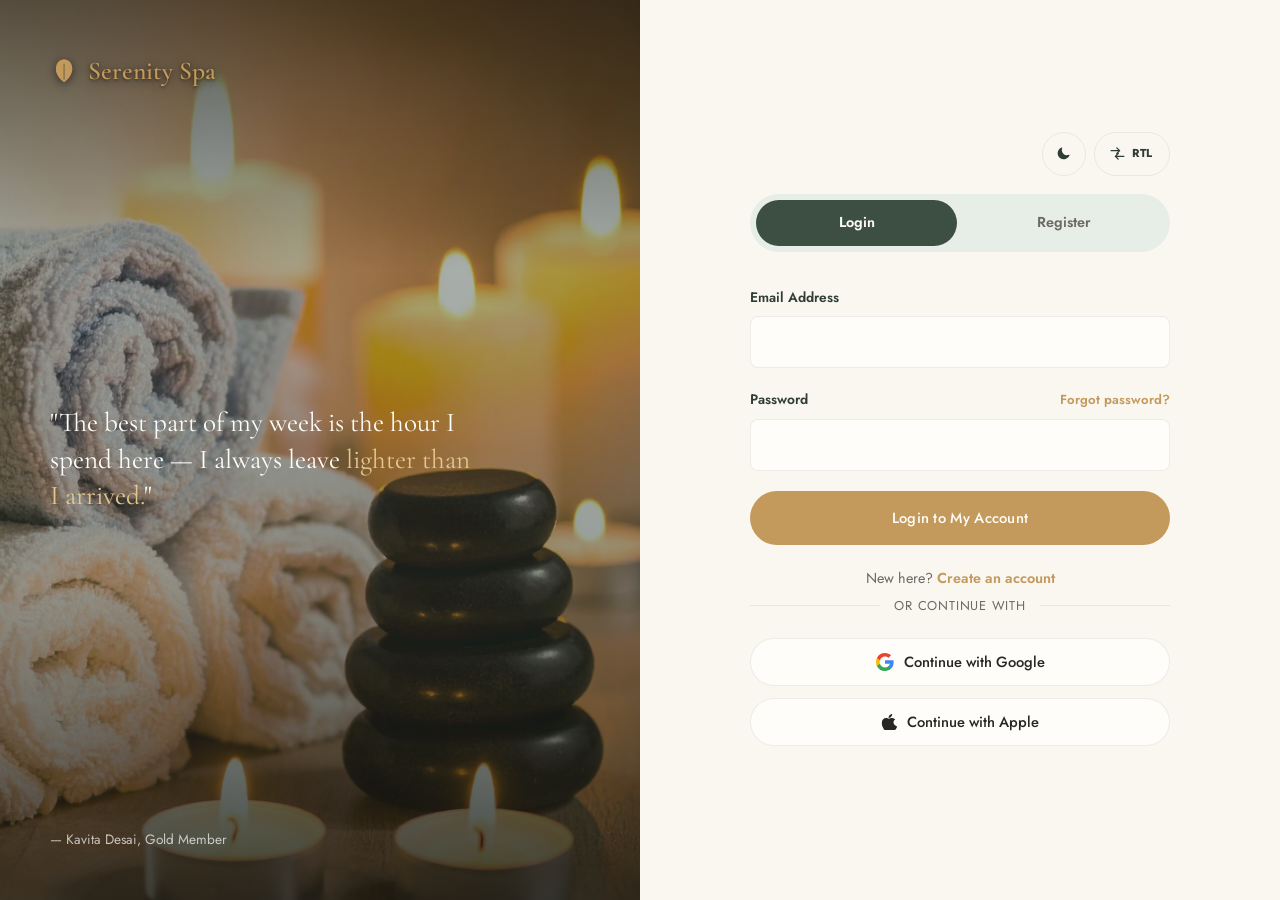
<file: login.html>
<!DOCTYPE html>
<html lang="en">
<head>
<script>
(function () {
  try {
    if (localStorage.getItem("ssw_theme") === "dark") {
      document.documentElement.setAttribute("data-theme", "dark");
    }
    var dir = localStorage.getItem("ssw_dir");
    if (dir === "rtl") document.documentElement.setAttribute("dir", "rtl");
  } catch (e) {}
})();
</script>
<meta charset="UTF-8">
<meta name="viewport" content="width=device-width, initial-scale=1.0">
<title>Client Login | Serenity Spa & Wellness</title>
<meta name="description" content="Login or create an account to book treatments, manage your membership and view your history at Serenity Spa & Wellness.">
<link rel="icon" href="data:image/svg+xml,<svg xmlns=%22http://www.w3.org/2000/svg%22 viewBox=%220 0 24 24%22><rect x=%220%22 y=%220%22 width=%2224%22 height=%2224%22 rx=%225%22 fill=%22%232f3d33%22/><path d=%22M12 21C12 21 6 17.3 6 11.2C6 6.9 8.8 4.5 12 4.5C15.2 4.5 18 6.9 18 11.2C18 17.3 12 21 12 21Z%22 fill=%22%23c39a5c%22/><path d=%22M12 7.3V19.3%22 stroke=%22%232f3d33%22 stroke-width=%220.7%22 stroke-linecap=%22round%22 opacity=%220.5%22/></svg>">
<link rel="preconnect" href="https://fonts.googleapis.com">
<link href="https://fonts.googleapis.com/css2?family=Cormorant+Garamond:wght@500;600;700&family=Jost:wght@400;500;600;700&display=swap" rel="stylesheet">
<link rel="stylesheet" href="css/style.css">
</head>
<body>

<div class="auth-wrap">
  <div class="auth-visual">
    <a href="index.html" class="brand"><span class="leaf"><svg viewBox="0 0 24 24" fill="currentColor" aria-hidden="true"><path d="M12 21.5C12 21.5 5 17.3 5 10.2C5 5.1 8.4 2 12 2C15.6 2 19 5.1 19 10.2C19 17.3 12 21.5 12 21.5Z"/><path d="M12 6V19" stroke="#2f3d33" stroke-width="0.9" stroke-linecap="round" opacity="0.55"/></svg></span> Serenity Spa</a>
    <div class="auth-quote">"The best part of my week is the hour I spend here — I always leave <span>lighter than I arrived.</span>"</div>
    <div style="font-size:0.85rem;color:rgba(255,255,255,0.7);">— Kavita Desai, Gold Member</div>
  </div>

  <div class="auth-form-side">
    <div class="auth-box">
      <div style="display:flex;justify-content:flex-end;gap:8px;margin-bottom:18px;">
        <button class="theme-toggle on-surface" id="themeToggle" type="button" aria-label="Toggle dark mode" title="Toggle dark mode"><svg viewBox="0 0 24 24" fill="currentColor" aria-hidden="true"><path d="M20.4 14.7A8.6 8.6 0 1 1 9.3 3.6a0.75 0.75 0 0 1 .9 1 7.1 7.1 0 0 0 9.2 9.2 .75 .75 0 0 1 1 .9Z"/></svg></button>
        <button class="dir-toggle on-surface" id="dirToggle" type="button" aria-label="Toggle right-to-left layout" title="Toggle right-to-left layout"><svg viewBox="0 0 24 24" fill="none" stroke="currentColor" stroke-width="1.8" stroke-linecap="round" stroke-linejoin="round" aria-hidden="true"><path d="M3 8h12M11 4l4 4-4 4"/><path d="M21 16H9M13 12l-4 4 4 4"/></svg><span>RTL</span></button>
      </div>
      <div class="auth-tabs">
        <div class="auth-tab active" data-tab="login">Login</div>
        <div class="auth-tab" data-tab="register">Register</div>
      </div>

      <!-- LOGIN PANEL -->
      <div class="auth-panel active" id="panel-login">
        <div id="loginMsg" class="form-msg"></div>
        <form id="loginForm">
          <div class="form-group">
            <label for="loginEmail">Email Address</label>
            <input type="email" id="loginEmail" class="form-control" required>
          </div>
          <div class="form-group">
            <div style="display:flex;justify-content:space-between;align-items:baseline;gap:12px;">
              <label for="loginPassword">Password</label>
              <a href="#" id="forgotPasswordLink" style="font-size:0.82rem;color:var(--gold);font-weight:600;">Forgot password?</a>
            </div>
            <input type="password" id="loginPassword" class="form-control" required>
          </div>
          <button type="submit" class="btn btn-primary btn-block">Login to My Account</button>
        </form>
        <p class="auth-foot-link">New here? <a href="#" data-switch="register">Create an account</a></p>
      </div>

      <!-- FORGOT PASSWORD PANEL -->
      <div class="auth-panel" id="panel-forgot">
        <div id="forgotMsg" class="form-msg"></div>
        <p style="color:var(--text-muted);font-size:0.9rem;margin-bottom:22px;">This is a demo account, so there's no email step — confirm your account email and choose a new password directly.</p>
        <form id="forgotForm">
          <div class="form-group">
            <label for="forgotEmail">Email Address</label>
            <input type="email" id="forgotEmail" class="form-control" required>
          </div>
          <div class="form-row">
            <div class="form-group">
              <label for="forgotPassword">New Password</label>
              <input type="password" id="forgotPassword" class="form-control" required minlength="4">
            </div>
            <div class="form-group">
              <label for="forgotConfirm">Confirm New Password</label>
              <input type="password" id="forgotConfirm" class="form-control" required minlength="4">
            </div>
          </div>
          <button type="submit" class="btn btn-primary btn-block">Reset Password</button>
        </form>
        <p class="auth-foot-link"><a href="#" data-switch="login">Back to Login</a></p>
      </div>

      <!-- REGISTER PANEL -->
      <div class="auth-panel" id="panel-register">
        <div id="registerMsg" class="form-msg"></div>
        <form id="registerForm">
          <div class="form-group">
            <label for="regName">Full Name</label>
            <input type="text" id="regName" class="form-control" required>
          </div>
          <div class="form-group">
            <label for="regEmail">Email Address</label>
            <input type="email" id="regEmail" class="form-control" required>
          </div>
          <div class="form-group">
            <label for="regPhone">Phone Number</label>
            <input type="tel" id="regPhone" class="form-control" required>
          </div>
          <div class="form-row">
            <div class="form-group">
              <label for="regPassword">Password</label>
              <input type="password" id="regPassword" class="form-control" required minlength="4">
            </div>
            <div class="form-group">
              <label for="regConfirm">Confirm Password</label>
              <input type="password" id="regConfirm" class="form-control" required minlength="4">
            </div>
          </div>
          <button type="submit" class="btn btn-primary btn-block">Create My Account</button>
        </form>
        <p class="auth-foot-link">Already a member? <a href="#" data-switch="login">Login here</a></p>
      </div>

      <div id="socialMsg" class="form-msg"></div>
      <div class="auth-divider">or continue with</div>
      <div class="social-auth-row">
        <button type="button" class="btn-social" id="googleSignIn">
          <svg width="18" height="18" viewBox="0 0 18 18"><path fill="#4285F4" d="M17.64 9.2c0-.64-.06-1.25-.16-1.84H9v3.48h4.84a4.14 4.14 0 0 1-1.8 2.71v2.26h2.9c1.7-1.57 2.7-3.87 2.7-6.61z"/><path fill="#34A853" d="M9 18c2.43 0 4.47-.8 5.96-2.18l-2.9-2.26c-.8.54-1.84.86-3.06.86-2.36 0-4.36-1.59-5.08-3.73H.9v2.33A9 9 0 0 0 9 18z"/><path fill="#FBBC05" d="M3.92 10.69A5.4 5.4 0 0 1 3.64 9c0-.59.1-1.16.28-1.69V4.98H.9A9 9 0 0 0 0 9c0 1.45.35 2.83.9 4.02z"/><path fill="#EA4335" d="M9 3.58c1.32 0 2.5.46 3.44 1.35l2.58-2.58C13.46.89 11.43 0 9 0A9 9 0 0 0 .9 4.98l3.02 2.33C4.64 5.17 6.64 3.58 9 3.58z"/></svg>
          Continue with Google
        </button>
        <button type="button" class="btn-social" id="appleSignIn">
          <svg width="16" height="16" viewBox="0 0 17 20"><path fill="currentColor" d="M14.1 10.6c0-1.6.75-2.8 2.25-3.7-.85-1.2-2.15-1.85-3.85-1.95-1.6-.1-3.2.9-4 .9-.85 0-2.25-.85-3.65-.85-2.65 0-5.35 2.15-5.35 6.3 0 1.35.25 2.75.75 4.15.65 1.85 3 6.35 5.45 6.25 1.3-.05 2.2-.9 3.85-.9 1.6 0 2.45.9 3.85.9 2.5-.05 4.6-4.15 5.25-6 -3.3-1.5-4.55-3.3-4.55-5.1zM11.2 3.5c.85-1 1.4-2.3 1.25-3.5-1.15.05-2.5.75-3.3 1.65-.7.8-1.35 2.1-1.15 3.35 1.25.1 2.4-.55 3.2-1.5z"/></svg>
          Continue with Apple
        </button>
      </div>

    </div>
  </div>
</div>

<script src="js/data.js"></script>
<script src="js/auth.js"></script>
<script src="js/main.js"></script>
<script>
  document.addEventListener("DOMContentLoaded", () => {
    const tabs = document.querySelectorAll(".auth-tab");
    const panels = document.querySelectorAll(".auth-panel");
    const authTabsEl = document.querySelector(".auth-tabs");
    const authDividerEl = document.querySelector(".auth-divider");
    const socialRowEl = document.querySelector(".social-auth-row");
    function switchTo(name) {
      tabs.forEach(t => t.classList.toggle("active", t.dataset.tab === name));
      panels.forEach(p => p.classList.toggle("active", p.id === "panel-" + name));
      const isForgot = name === "forgot";
      authTabsEl.style.display = isForgot ? "none" : "";
      authDividerEl.style.display = isForgot ? "none" : "";
      socialRowEl.style.display = isForgot ? "none" : "";
    }
    tabs.forEach(t => t.addEventListener("click", () => switchTo(t.dataset.tab)));
    document.querySelectorAll("[data-switch]").forEach(a => {
      a.addEventListener("click", (e) => { e.preventDefault(); switchTo(a.dataset.switch); });
    });
    document.getElementById("forgotPasswordLink").addEventListener("click", (e) => {
      e.preventDefault();
      switchTo("forgot");
    });

    document.getElementById("googleSignIn").addEventListener("click", () => {
      socialLogin("google");
      const msg = document.getElementById("socialMsg");
      msg.textContent = "Signed in with Google.";
      msg.className = "form-msg show success";
    });
    document.getElementById("appleSignIn").addEventListener("click", () => {
      socialLogin("apple");
      const msg = document.getElementById("socialMsg");
      msg.textContent = "Signed in with Apple.";
      msg.className = "form-msg show success";
    });

    document.getElementById("loginForm").addEventListener("submit", (e) => {
      e.preventDefault();
      const email = document.getElementById("loginEmail").value.trim();
      const password = document.getElementById("loginPassword").value;
      const result = loginUser({ email, password });
      const msg = document.getElementById("loginMsg");
      if (result.ok) {
        msg.textContent = "Logged in successfully.";
        msg.className = "form-msg show success";
        document.getElementById("loginForm").reset();
      } else {
        msg.textContent = result.message;
        msg.className = "form-msg show error";
      }
    });

    document.getElementById("registerForm").addEventListener("submit", (e) => {
      e.preventDefault();
      const name = document.getElementById("regName").value.trim();
      const email = document.getElementById("regEmail").value.trim();
      const phone = document.getElementById("regPhone").value.trim();
      const password = document.getElementById("regPassword").value;
      const confirm = document.getElementById("regConfirm").value;
      const msg = document.getElementById("registerMsg");

      if (password !== confirm) {
        msg.textContent = "Passwords do not match.";
        msg.className = "form-msg show error";
        return;
      }
      const result = registerUser({ name, email, phone, password });
      if (result.ok) {
        msg.textContent = "Account created and logged in successfully.";
        msg.className = "form-msg show success";
        document.getElementById("registerForm").reset();
      } else {
        msg.textContent = result.message;
        msg.className = "form-msg show error";
      }
    });

    document.getElementById("forgotForm").addEventListener("submit", (e) => {
      e.preventDefault();
      const email = document.getElementById("forgotEmail").value.trim();
      const newPassword = document.getElementById("forgotPassword").value;
      const confirm = document.getElementById("forgotConfirm").value;
      const msg = document.getElementById("forgotMsg");

      if (newPassword !== confirm) {
        msg.textContent = "Passwords do not match.";
        msg.className = "form-msg show error";
        return;
      }
      const result = resetPassword({ email, newPassword });
      if (result.ok) {
        msg.textContent = "Password updated — you can log in with your new password now.";
        msg.className = "form-msg show success";
        document.getElementById("forgotForm").reset();
        setTimeout(() => switchTo("login"), 1800);
      } else {
        msg.textContent = result.message;
        msg.className = "form-msg show error";
      }
    });
  });
</script>
</body>
</html>
</file>
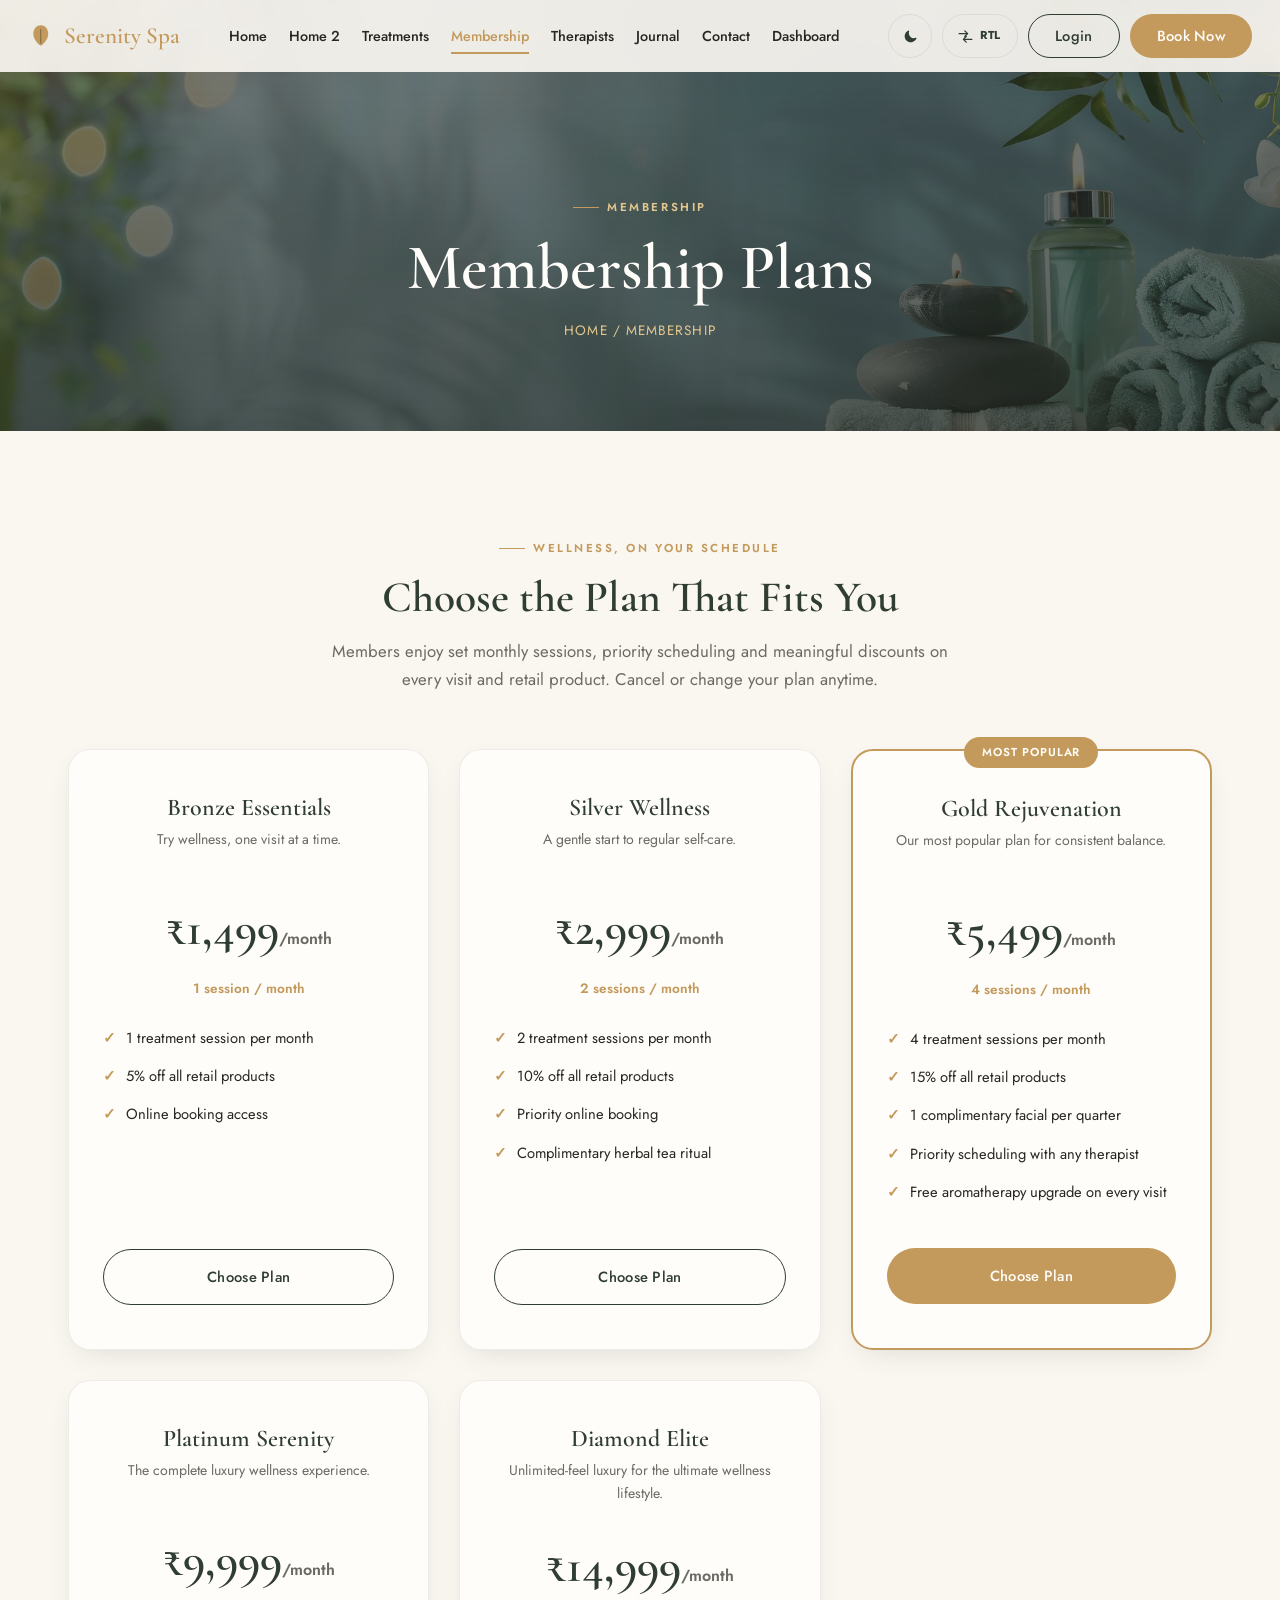
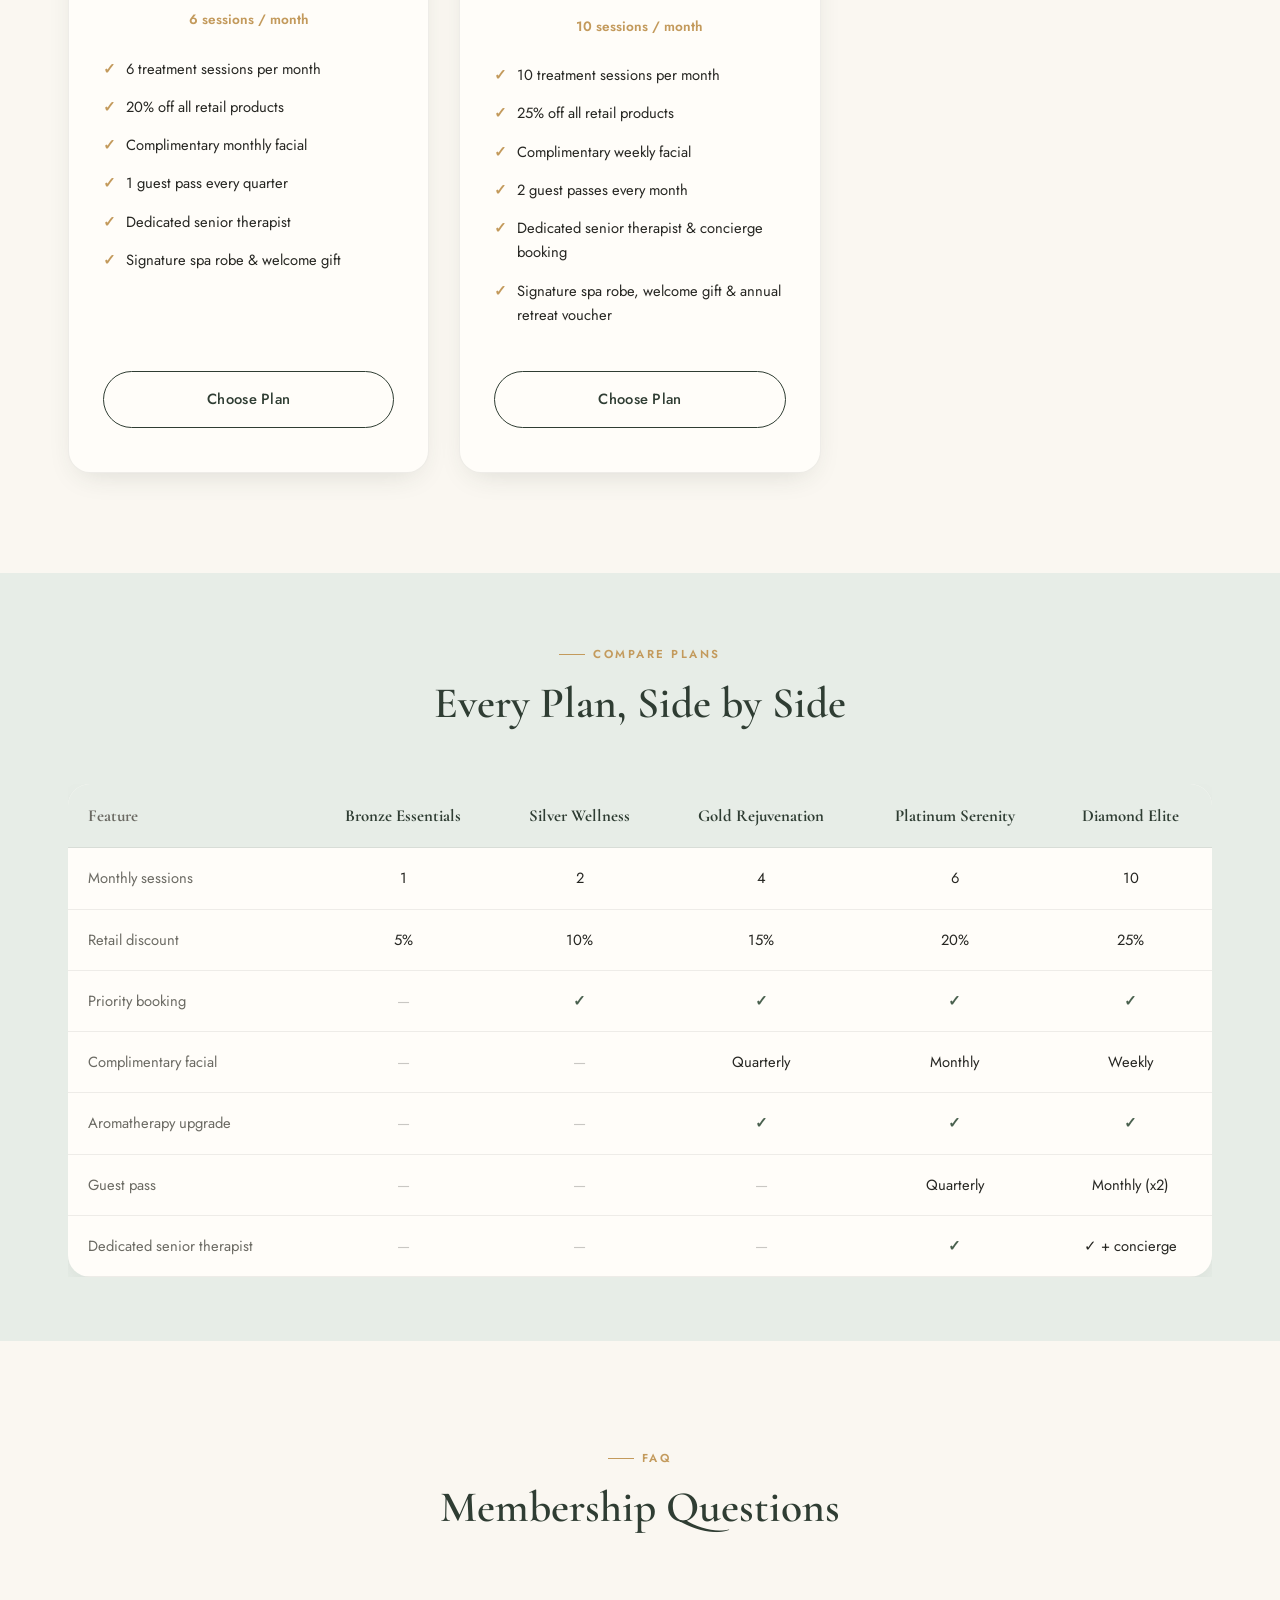
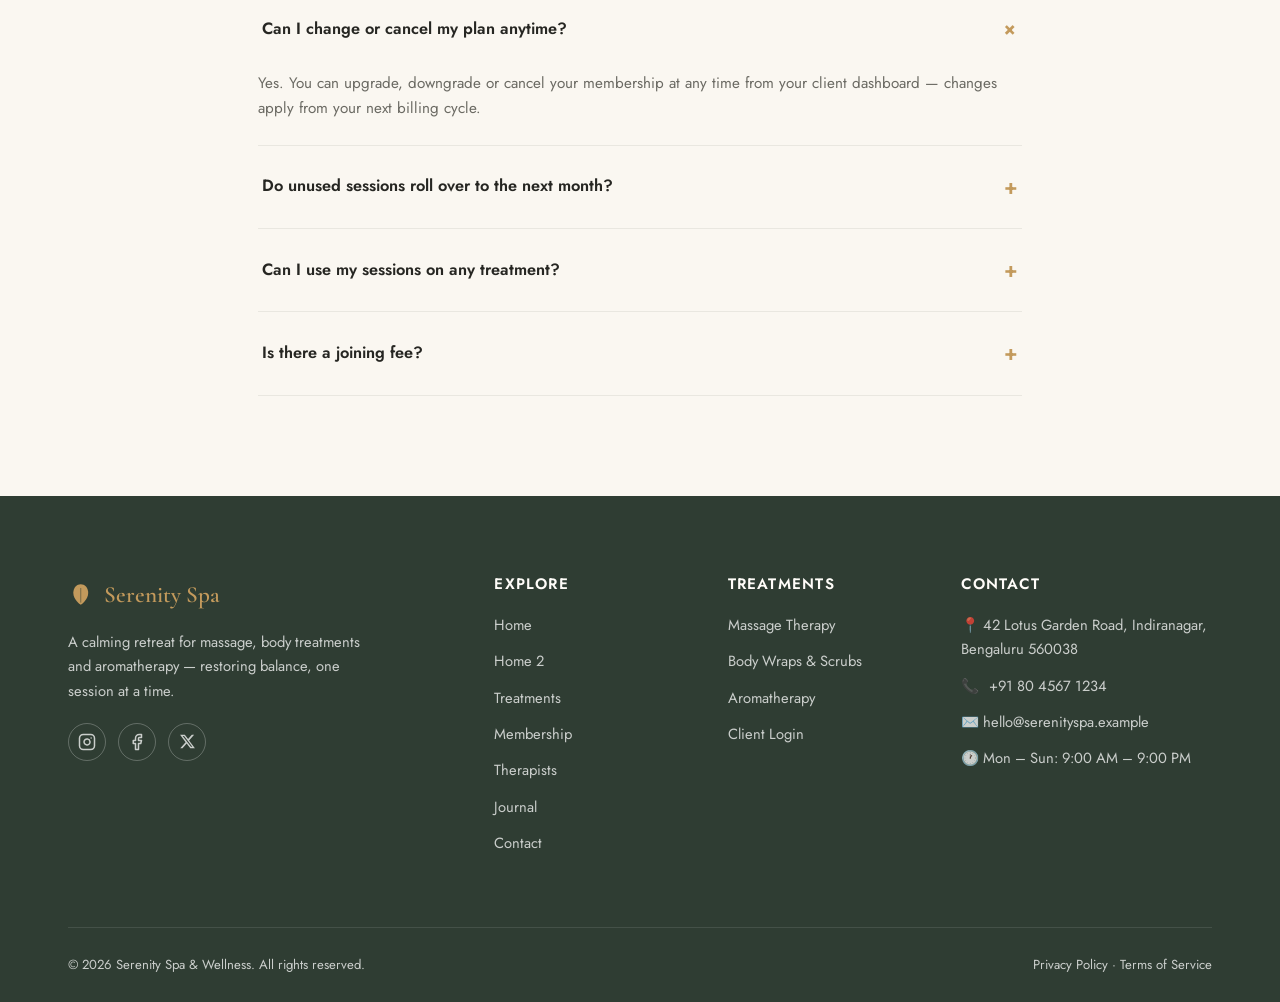
<file: membership.html>
<!DOCTYPE html>
<html lang="en">
<head>
<script>
(function () {
  try {
    if (localStorage.getItem("ssw_theme") === "dark") {
      document.documentElement.setAttribute("data-theme", "dark");
    }
    var dir = localStorage.getItem("ssw_dir");
    if (dir === "rtl") document.documentElement.setAttribute("dir", "rtl");
  } catch (e) {}
})();
</script>
<meta charset="UTF-8">
<meta name="viewport" content="width=device-width, initial-scale=1.0">
<title>Membership Plans | Serenity Spa & Wellness</title>
<meta name="description" content="Choose a membership plan at Serenity Spa & Wellness for priority booking, monthly sessions and member-only savings.">
<link rel="icon" href="data:image/svg+xml,<svg xmlns=%22http://www.w3.org/2000/svg%22 viewBox=%220 0 24 24%22><rect x=%220%22 y=%220%22 width=%2224%22 height=%2224%22 rx=%225%22 fill=%22%232f3d33%22/><path d=%22M12 21C12 21 6 17.3 6 11.2C6 6.9 8.8 4.5 12 4.5C15.2 4.5 18 6.9 18 11.2C18 17.3 12 21 12 21Z%22 fill=%22%23c39a5c%22/><path d=%22M12 7.3V19.3%22 stroke=%22%232f3d33%22 stroke-width=%220.7%22 stroke-linecap=%22round%22 opacity=%220.5%22/></svg>">
<link rel="preconnect" href="https://fonts.googleapis.com">
<link href="https://fonts.googleapis.com/css2?family=Cormorant+Garamond:wght@500;600;700&family=Jost:wght@400;500;600;700&display=swap" rel="stylesheet">
<link rel="stylesheet" href="css/style.css">
</head>
<body>

<nav class="navbar force-solid">
  <div class="container">
    <a href="index.html" class="brand"><span class="leaf"><svg viewBox="0 0 24 24" fill="currentColor" aria-hidden="true"><path d="M12 21.5C12 21.5 5 17.3 5 10.2C5 5.1 8.4 2 12 2C15.6 2 19 5.1 19 10.2C19 17.3 12 21.5 12 21.5Z"/><path d="M12 6V19" stroke="#2f3d33" stroke-width="0.9" stroke-linecap="round" opacity="0.55"/></svg></span> Serenity Spa</a>
    <ul class="nav-links">
      <li><a href="index.html">Home</a></li>
      <li><a href="home-2.html">Home 2</a></li>
      <li><a href="treatments.html">Treatments</a></li>
      <li><a href="membership.html" class="active">Membership</a></li>
      <li><a href="therapists.html">Therapists</a></li>
      <li><a href="blog.html">Journal</a></li>
      <li><a href="contact.html">Contact</a></li>
      <li><a href="dashboard.html">Dashboard</a></li>
      <li class="mobile-only-link"><a href="login.html" class="btn btn-outline js-auth-link">Login</a></li>
      <li class="mobile-only-link"><a href="treatments.html" class="btn btn-gold">Book Now</a></li>
    </ul>
    <div class="nav-actions">
      <button class="theme-toggle" id="themeToggle" type="button" aria-label="Toggle dark mode" title="Toggle dark mode"><svg viewBox="0 0 24 24" fill="currentColor" aria-hidden="true"><path d="M20.4 14.7A8.6 8.6 0 1 1 9.3 3.6a0.75 0.75 0 0 1 .9 1 7.1 7.1 0 0 0 9.2 9.2 .75 .75 0 0 1 1 .9Z"/></svg></button>
      <button class="dir-toggle" id="dirToggle" type="button" aria-label="Toggle right-to-left layout" title="Toggle right-to-left layout"><svg viewBox="0 0 24 24" fill="none" stroke="currentColor" stroke-width="1.8" stroke-linecap="round" stroke-linejoin="round" aria-hidden="true"><path d="M3 8h12M11 4l4 4-4 4"/><path d="M21 16H9M13 12l-4 4 4 4"/></svg><span>RTL</span></button>
      <a href="login.html" class="btn btn-outline js-auth-link">Login</a>
      <a href="#plansGrid" class="btn btn-gold">Book Now</a>
    </div>
    <button class="nav-toggle" aria-label="Toggle menu"><span></span><span></span><span></span></button>
  </div>
</nav>

<header class="page-header ph-membership">
  <div class="container">
    <div class="eyebrow" style="justify-content:center;color:var(--gold-light);">Membership</div>
    <h1>Membership Plans</h1>
    <p class="crumb">Home / Membership</p>
  </div>
</header>

<section class="section-pad">
  <div class="container">
    <div class="section-head center">
      <div class="eyebrow" style="justify-content:center;">Wellness, On Your Schedule</div>
      <h2>Choose the Plan That Fits You</h2>
      <p>Members enjoy set monthly sessions, priority scheduling and meaningful discounts on every visit and retail product. Cancel or change your plan anytime.</p>
    </div>
    <div class="grid plans-grid" id="plansGrid"></div>
  </div>
</section>

<section class="section-pad-sm" style="background:var(--sage-100);">
  <div class="container">
    <div class="section-head center">
      <div class="eyebrow" style="justify-content:center;">Compare Plans</div>
      <h2>Every Plan, Side by Side</h2>
    </div>
    <div style="overflow-x:auto;">
      <table class="compare-table">
        <thead>
          <tr>
            <th>Feature</th>
            <th>Bronze Essentials</th>
            <th>Silver Wellness</th>
            <th>Gold Rejuvenation</th>
            <th>Platinum Serenity</th>
            <th>Diamond Elite</th>
          </tr>
        </thead>
        <tbody>
          <tr><td>Monthly sessions</td><td>1</td><td>2</td><td>4</td><td>6</td><td>10</td></tr>
          <tr><td>Retail discount</td><td>5%</td><td>10%</td><td>15%</td><td>20%</td><td>25%</td></tr>
          <tr><td>Priority booking</td><td class="no">—</td><td class="yes">✓</td><td class="yes">✓</td><td class="yes">✓</td><td class="yes">✓</td></tr>
          <tr><td>Complimentary facial</td><td class="no">—</td><td class="no">—</td><td>Quarterly</td><td>Monthly</td><td>Weekly</td></tr>
          <tr><td>Aromatherapy upgrade</td><td class="no">—</td><td class="no">—</td><td class="yes">✓</td><td class="yes">✓</td><td class="yes">✓</td></tr>
          <tr><td>Guest pass</td><td class="no">—</td><td class="no">—</td><td class="no">—</td><td>Quarterly</td><td>Monthly (x2)</td></tr>
          <tr><td>Dedicated senior therapist</td><td class="no">—</td><td class="no">—</td><td class="no">—</td><td class="yes">✓</td><td>✓ + concierge</td></tr>
        </tbody>
      </table>
    </div>
  </div>
</section>

<section class="section-pad">
  <div class="container" style="max-width:820px;">
    <div class="section-head center">
      <div class="eyebrow" style="justify-content:center;">FAQ</div>
      <h2>Membership Questions</h2>
    </div>
    <div class="accordion">
      <div class="accordion-item open">
        <div class="accordion-head"><span>Can I change or cancel my plan anytime?</span><span class="icon">+</span></div>
        <div class="accordion-body"><p>Yes. You can upgrade, downgrade or cancel your membership at any time from your client dashboard — changes apply from your next billing cycle.</p></div>
      </div>
      <div class="accordion-item">
        <div class="accordion-head"><span>Do unused sessions roll over to the next month?</span><span class="icon">+</span></div>
        <div class="accordion-body"><p>Up to 1 unused session rolls over to the following month. Beyond that, sessions reset with each new billing cycle.</p></div>
      </div>
      <div class="accordion-item">
        <div class="accordion-head"><span>Can I use my sessions on any treatment?</span><span class="icon">+</span></div>
        <div class="accordion-body"><p>Absolutely — membership sessions can be used on any massage, body wrap or aromatherapy treatment on our menu, with your therapist of choice.</p></div>
      </div>
      <div class="accordion-item">
        <div class="accordion-head"><span>Is there a joining fee?</span><span class="icon">+</span></div>
        <div class="accordion-body"><p>No joining fee on any plan. You only pay the listed monthly membership price.</p></div>
      </div>
    </div>
  </div>
</section>

<footer>
  <div class="container">
    <div class="footer-grid">
      <div class="footer-brand">
        <a href="index.html" class="brand"><span class="leaf"><svg viewBox="0 0 24 24" fill="currentColor" aria-hidden="true"><path d="M12 21.5C12 21.5 5 17.3 5 10.2C5 5.1 8.4 2 12 2C15.6 2 19 5.1 19 10.2C19 17.3 12 21.5 12 21.5Z"/><path d="M12 6V19" stroke="#2f3d33" stroke-width="0.9" stroke-linecap="round" opacity="0.55"/></svg></span> Serenity Spa</a>
        <p>A calming retreat for massage, body treatments and aromatherapy — restoring balance, one session at a time.</p>
        <div class="social-row">
          <a href="https://www.instagram.com/" target="_blank" rel="noopener noreferrer" aria-label="Instagram"><svg viewBox="0 0 24 24" fill="none" stroke="currentColor" stroke-width="2" stroke-linecap="round" stroke-linejoin="round" width="18" height="18"><rect x="2" y="2" width="20" height="20" rx="5"></rect><path d="M16 11.37A4 4 0 1 1 12.63 8 4 4 0 0 1 16 11.37z"></path><line x1="17.5" y1="6.5" x2="17.51" y2="6.5"></line></svg></a>
          <a href="https://www.facebook.com/" target="_blank" rel="noopener noreferrer" aria-label="Facebook"><svg viewBox="0 0 24 24" fill="none" stroke="currentColor" stroke-width="2" stroke-linecap="round" stroke-linejoin="round" width="18" height="18"><path d="M18 2h-3a5 5 0 0 0-5 5v3H7v4h3v8h4v-8h3l1-4h-4V7a1 1 0 0 1 1-1h3z"></path></svg></a>
          <a href="https://www.x.com/" target="_blank" rel="noopener noreferrer" aria-label="Twitter"><svg viewBox="0 0 24 24" fill="currentColor" width="15" height="15"><path d="M18.9 1.153h3.68l-8.04 9.19L23.9 22.847h-7.406l-5.8-7.584-6.638 7.584H.375l8.6-9.83L.1 1.153h7.594l5.243 6.932zm-1.293 19.2h2.04L6.48 3.24H4.29z"></path></svg></a>
        </div>
      </div>
      <div>
        <h4>Explore</h4>
        <ul>
          <li><a href="index.html">Home</a></li>
          <li><a href="home-2.html">Home 2</a></li>
          <li><a href="treatments.html">Treatments</a></li>
          <li><a href="membership.html">Membership</a></li>
          <li><a href="therapists.html">Therapists</a></li>
          <li><a href="blog.html">Journal</a></li>
          <li><a href="contact.html">Contact</a></li>
        </ul>
      </div>
      <div>
        <h4>Treatments</h4>
        <ul>
          <li><a href="treatments.html#category=massage">Massage Therapy</a></li>
          <li><a href="treatments.html#category=wraps">Body Wraps &amp; Scrubs</a></li>
          <li><a href="treatments.html#category=aromatherapy">Aromatherapy</a></li>
          <li><a href="login.html">Client Login</a></li>
        </ul>
      </div>
      <div>
        <h4>Contact</h4>
        <ul class="footer-contact">
          <li>📍 42 Lotus Garden Road, Indiranagar, Bengaluru 560038</li>
          <li>📞 <span dir="ltr">+91 80 4567 1234</span></li>
          <li>✉️ hello@serenityspa.example</li>
          <li>🕐 Mon – Sun: 9:00 AM – 9:00 PM</li>
        </ul>
      </div>
    </div>
    <div class="footer-bottom">
      <span>&copy; <span class="js-year"></span> Serenity Spa &amp; Wellness. All rights reserved.</span>
      <span><a href="#">Privacy Policy</a> &middot; <a href="#">Terms of Service</a></span>
    </div>
  </div>
</footer>

<script src="js/data.js"></script>
<script src="js/auth.js"></script>
<script src="js/main.js"></script>
</body>
</html>
</file>
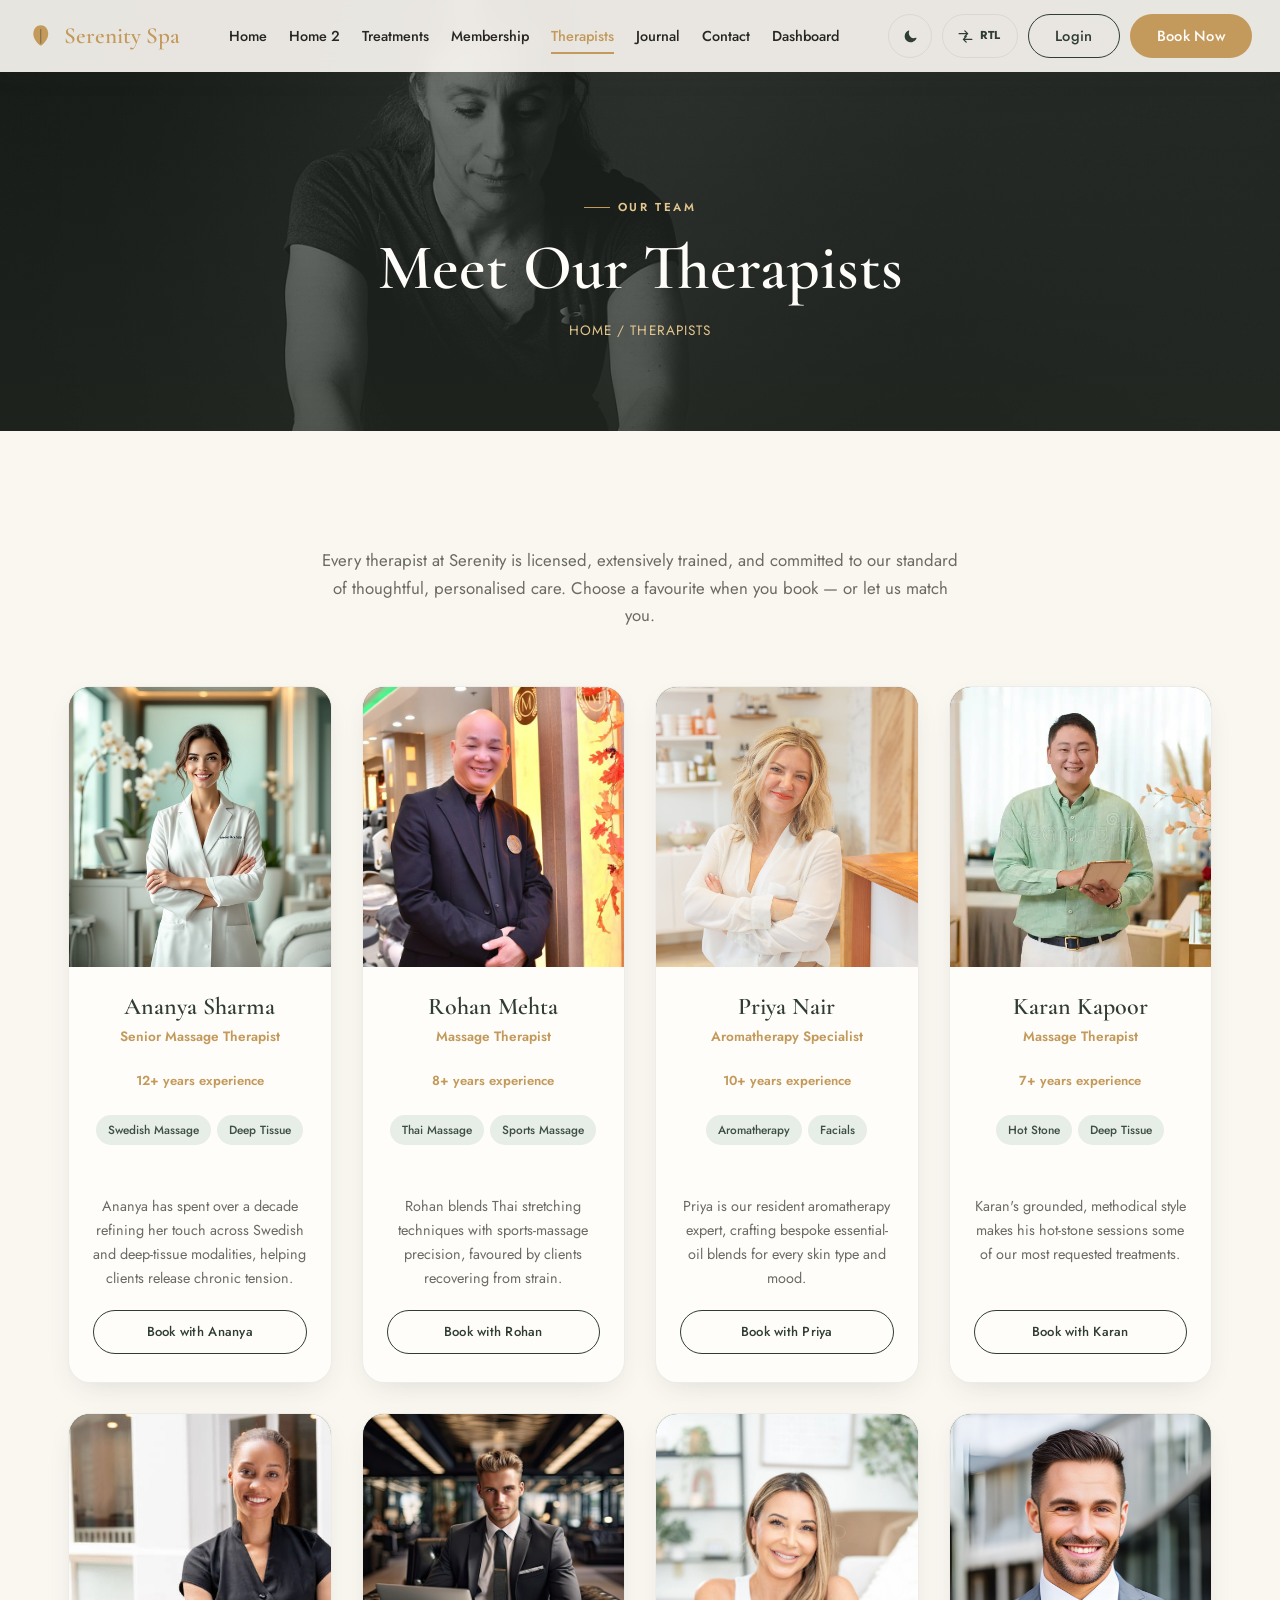
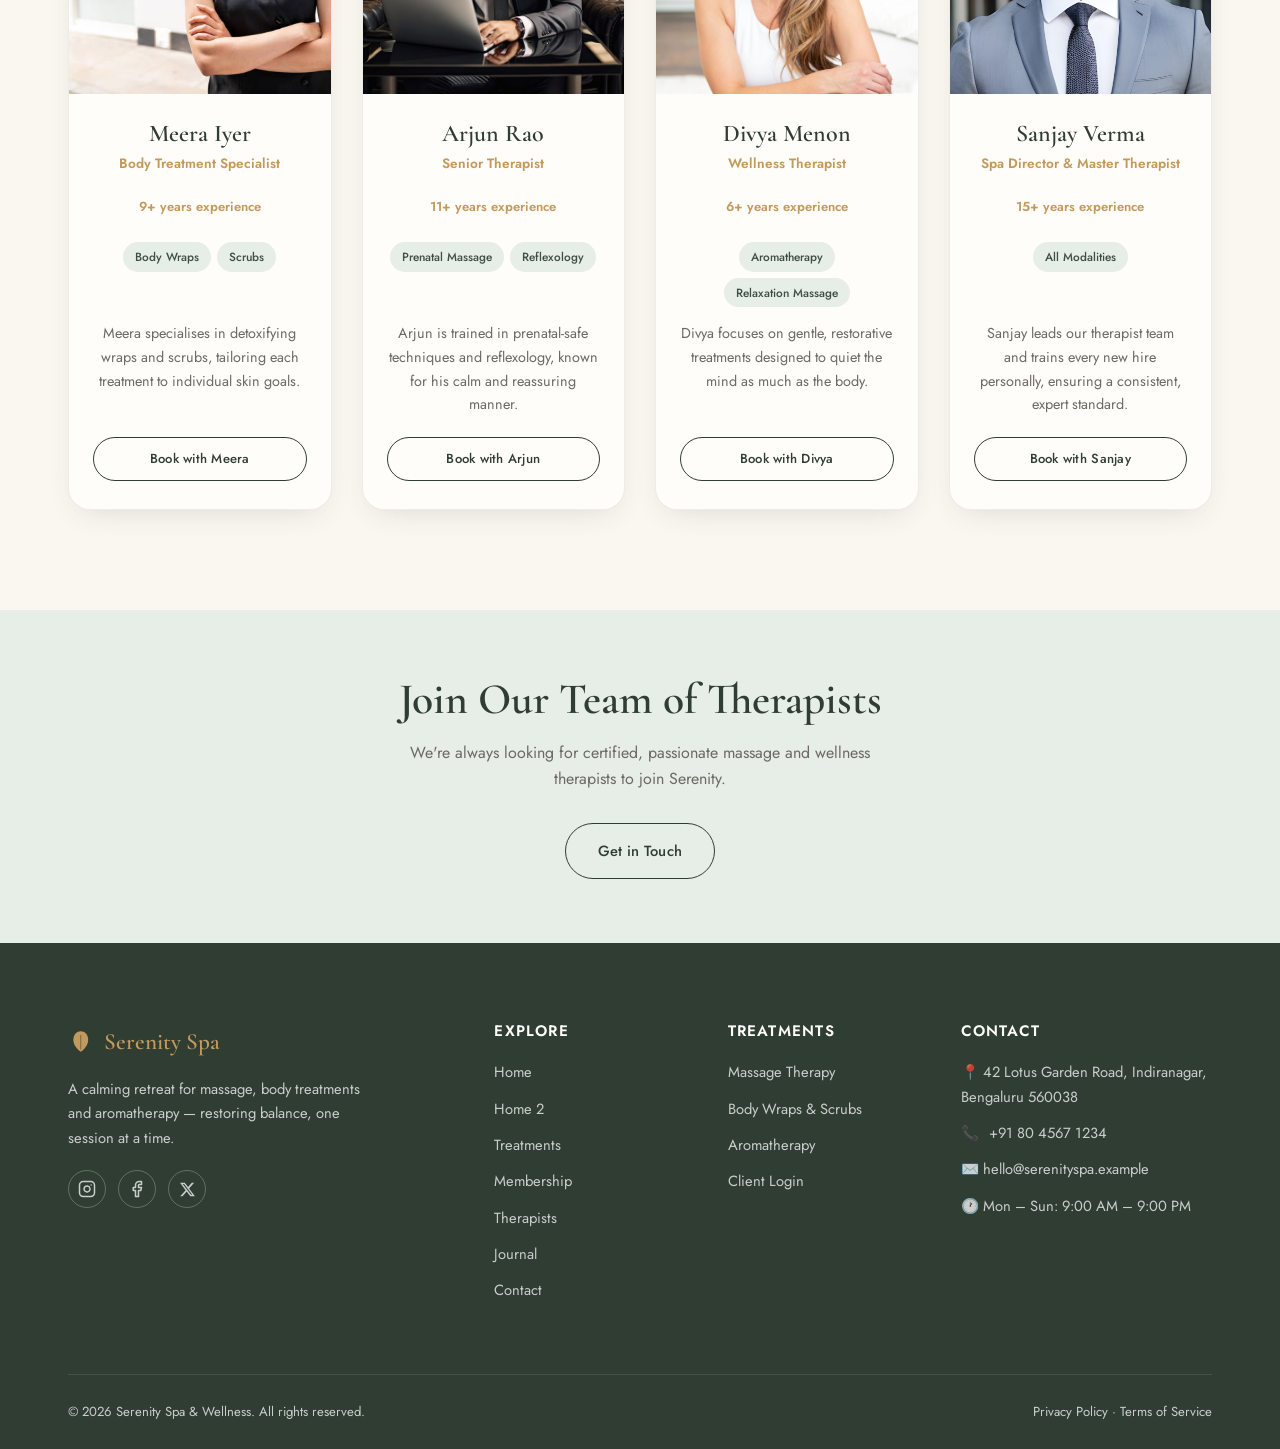
<file: therapists.html>
<!DOCTYPE html>
<html lang="en">
<head>
<script>
(function () {
  try {
    if (localStorage.getItem("ssw_theme") === "dark") {
      document.documentElement.setAttribute("data-theme", "dark");
    }
    var dir = localStorage.getItem("ssw_dir");
    if (dir === "rtl") document.documentElement.setAttribute("dir", "rtl");
  } catch (e) {}
})();
</script>
<meta charset="UTF-8">
<meta name="viewport" content="width=device-width, initial-scale=1.0">
<title>Our Therapists | Serenity Spa & Wellness</title>
<meta name="description" content="Meet the certified therapists at Serenity Spa & Wellness — specialists in massage, body treatments and aromatherapy.">
<link rel="icon" href="data:image/svg+xml,<svg xmlns=%22http://www.w3.org/2000/svg%22 viewBox=%220 0 24 24%22><rect x=%220%22 y=%220%22 width=%2224%22 height=%2224%22 rx=%225%22 fill=%22%232f3d33%22/><path d=%22M12 21C12 21 6 17.3 6 11.2C6 6.9 8.8 4.5 12 4.5C15.2 4.5 18 6.9 18 11.2C18 17.3 12 21 12 21Z%22 fill=%22%23c39a5c%22/><path d=%22M12 7.3V19.3%22 stroke=%22%232f3d33%22 stroke-width=%220.7%22 stroke-linecap=%22round%22 opacity=%220.5%22/></svg>">
<link rel="preconnect" href="https://fonts.googleapis.com">
<link href="https://fonts.googleapis.com/css2?family=Cormorant+Garamond:wght@500;600;700&family=Jost:wght@400;500;600;700&display=swap" rel="stylesheet">
<link rel="stylesheet" href="css/style.css">
</head>
<body>

<nav class="navbar force-solid">
  <div class="container">
    <a href="index.html" class="brand"><span class="leaf"><svg viewBox="0 0 24 24" fill="currentColor" aria-hidden="true"><path d="M12 21.5C12 21.5 5 17.3 5 10.2C5 5.1 8.4 2 12 2C15.6 2 19 5.1 19 10.2C19 17.3 12 21.5 12 21.5Z"/><path d="M12 6V19" stroke="#2f3d33" stroke-width="0.9" stroke-linecap="round" opacity="0.55"/></svg></span> Serenity Spa</a>
    <ul class="nav-links">
      <li><a href="index.html">Home</a></li>
      <li><a href="home-2.html">Home 2</a></li>
      <li><a href="treatments.html">Treatments</a></li>
      <li><a href="membership.html">Membership</a></li>
      <li><a href="therapists.html" class="active">Therapists</a></li>
      <li><a href="blog.html">Journal</a></li>
      <li><a href="contact.html">Contact</a></li>
      <li><a href="dashboard.html">Dashboard</a></li>
      <li class="mobile-only-link"><a href="login.html" class="btn btn-outline js-auth-link">Login</a></li>
      <li class="mobile-only-link"><a href="treatments.html" class="btn btn-gold">Book Now</a></li>
    </ul>
    <div class="nav-actions">
      <button class="theme-toggle" id="themeToggle" type="button" aria-label="Toggle dark mode" title="Toggle dark mode"><svg viewBox="0 0 24 24" fill="currentColor" aria-hidden="true"><path d="M20.4 14.7A8.6 8.6 0 1 1 9.3 3.6a0.75 0.75 0 0 1 .9 1 7.1 7.1 0 0 0 9.2 9.2 .75 .75 0 0 1 1 .9Z"/></svg></button>
      <button class="dir-toggle" id="dirToggle" type="button" aria-label="Toggle right-to-left layout" title="Toggle right-to-left layout"><svg viewBox="0 0 24 24" fill="none" stroke="currentColor" stroke-width="1.8" stroke-linecap="round" stroke-linejoin="round" aria-hidden="true"><path d="M3 8h12M11 4l4 4-4 4"/><path d="M21 16H9M13 12l-4 4 4 4"/></svg><span>RTL</span></button>
      <a href="login.html" class="btn btn-outline js-auth-link">Login</a>
      <a href="treatments.html" class="btn btn-gold">Book Now</a>
    </div>
    <button class="nav-toggle" aria-label="Toggle menu"><span></span><span></span><span></span></button>
  </div>
</nav>

<header class="page-header ph-therapists">
  <div class="container">
    <div class="eyebrow" style="justify-content:center;color:var(--gold-light);">Our Team</div>
    <h1>Meet Our Therapists</h1>
    <p class="crumb">Home / Therapists</p>
  </div>
</header>

<section class="section-pad">
  <div class="container">
    <div class="section-head center">
      <p>Every therapist at Serenity is licensed, extensively trained, and committed to our standard of thoughtful, personalised care. Choose a favourite when you book — or let us match you.</p>
    </div>
    <div class="grid grid-4" id="allTherapists"></div>
  </div>
</section>

<section class="section-pad-sm" style="background:var(--sage-100);">
  <div class="container" style="text-align:center;">
    <h2 style="margin-bottom:16px;">Join Our Team of Therapists</h2>
    <p style="color:var(--text-muted);max-width:520px;margin:0 auto 30px;">We're always looking for certified, passionate massage and wellness therapists to join Serenity.</p>
    <a href="contact.html" class="btn btn-outline-dark">Get in Touch</a>
  </div>
</section>

<footer>
  <div class="container">
    <div class="footer-grid">
      <div class="footer-brand">
        <a href="index.html" class="brand"><span class="leaf"><svg viewBox="0 0 24 24" fill="currentColor" aria-hidden="true"><path d="M12 21.5C12 21.5 5 17.3 5 10.2C5 5.1 8.4 2 12 2C15.6 2 19 5.1 19 10.2C19 17.3 12 21.5 12 21.5Z"/><path d="M12 6V19" stroke="#2f3d33" stroke-width="0.9" stroke-linecap="round" opacity="0.55"/></svg></span> Serenity Spa</a>
        <p>A calming retreat for massage, body treatments and aromatherapy — restoring balance, one session at a time.</p>
        <div class="social-row">
          <a href="https://www.instagram.com/" target="_blank" rel="noopener noreferrer" aria-label="Instagram"><svg viewBox="0 0 24 24" fill="none" stroke="currentColor" stroke-width="2" stroke-linecap="round" stroke-linejoin="round" width="18" height="18"><rect x="2" y="2" width="20" height="20" rx="5"></rect><path d="M16 11.37A4 4 0 1 1 12.63 8 4 4 0 0 1 16 11.37z"></path><line x1="17.5" y1="6.5" x2="17.51" y2="6.5"></line></svg></a>
          <a href="https://www.facebook.com/" target="_blank" rel="noopener noreferrer" aria-label="Facebook"><svg viewBox="0 0 24 24" fill="none" stroke="currentColor" stroke-width="2" stroke-linecap="round" stroke-linejoin="round" width="18" height="18"><path d="M18 2h-3a5 5 0 0 0-5 5v3H7v4h3v8h4v-8h3l1-4h-4V7a1 1 0 0 1 1-1h3z"></path></svg></a>
          <a href="https://www.x.com/" target="_blank" rel="noopener noreferrer" aria-label="Twitter"><svg viewBox="0 0 24 24" fill="currentColor" width="15" height="15"><path d="M18.9 1.153h3.68l-8.04 9.19L23.9 22.847h-7.406l-5.8-7.584-6.638 7.584H.375l8.6-9.83L.1 1.153h7.594l5.243 6.932zm-1.293 19.2h2.04L6.48 3.24H4.29z"></path></svg></a>
        </div>
      </div>
      <div>
        <h4>Explore</h4>
        <ul>
          <li><a href="index.html">Home</a></li>
          <li><a href="home-2.html">Home 2</a></li>
          <li><a href="treatments.html">Treatments</a></li>
          <li><a href="membership.html">Membership</a></li>
          <li><a href="therapists.html">Therapists</a></li>
          <li><a href="blog.html">Journal</a></li>
          <li><a href="contact.html">Contact</a></li>
        </ul>
      </div>
      <div>
        <h4>Treatments</h4>
        <ul>
          <li><a href="treatments.html#category=massage">Massage Therapy</a></li>
          <li><a href="treatments.html#category=wraps">Body Wraps &amp; Scrubs</a></li>
          <li><a href="treatments.html#category=aromatherapy">Aromatherapy</a></li>
          <li><a href="login.html">Client Login</a></li>
        </ul>
      </div>
      <div>
        <h4>Contact</h4>
        <ul class="footer-contact">
          <li>📍 42 Lotus Garden Road, Indiranagar, Bengaluru 560038</li>
          <li>📞 <span dir="ltr">+91 80 4567 1234</span></li>
          <li>✉️ hello@serenityspa.example</li>
          <li>🕐 Mon – Sun: 9:00 AM – 9:00 PM</li>
        </ul>
      </div>
    </div>
    <div class="footer-bottom">
      <span>&copy; <span class="js-year"></span> Serenity Spa &amp; Wellness. All rights reserved.</span>
      <span><a href="#">Privacy Policy</a> &middot; <a href="#">Terms of Service</a></span>
    </div>
  </div>
</footer>

<script src="js/data.js"></script>
<script src="js/auth.js"></script>
<script src="js/main.js"></script>
</body>
</html>
</file>
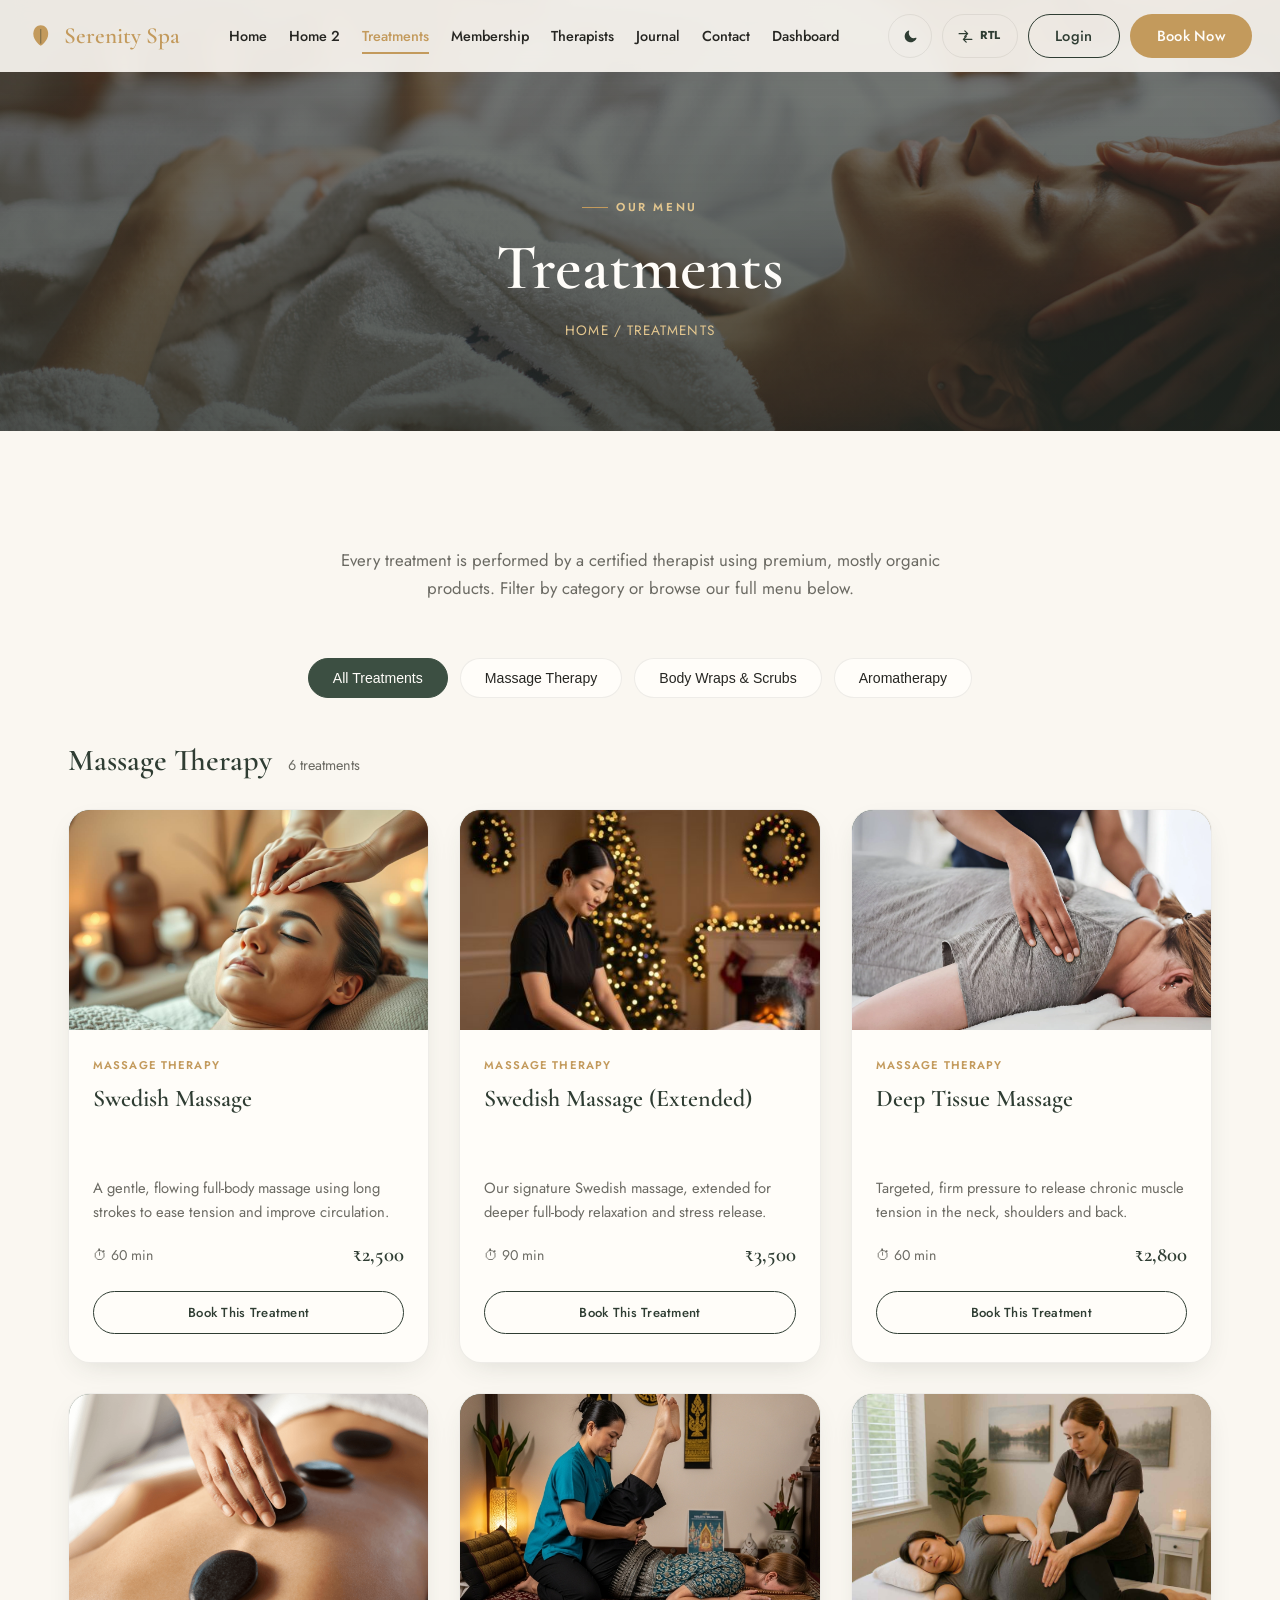
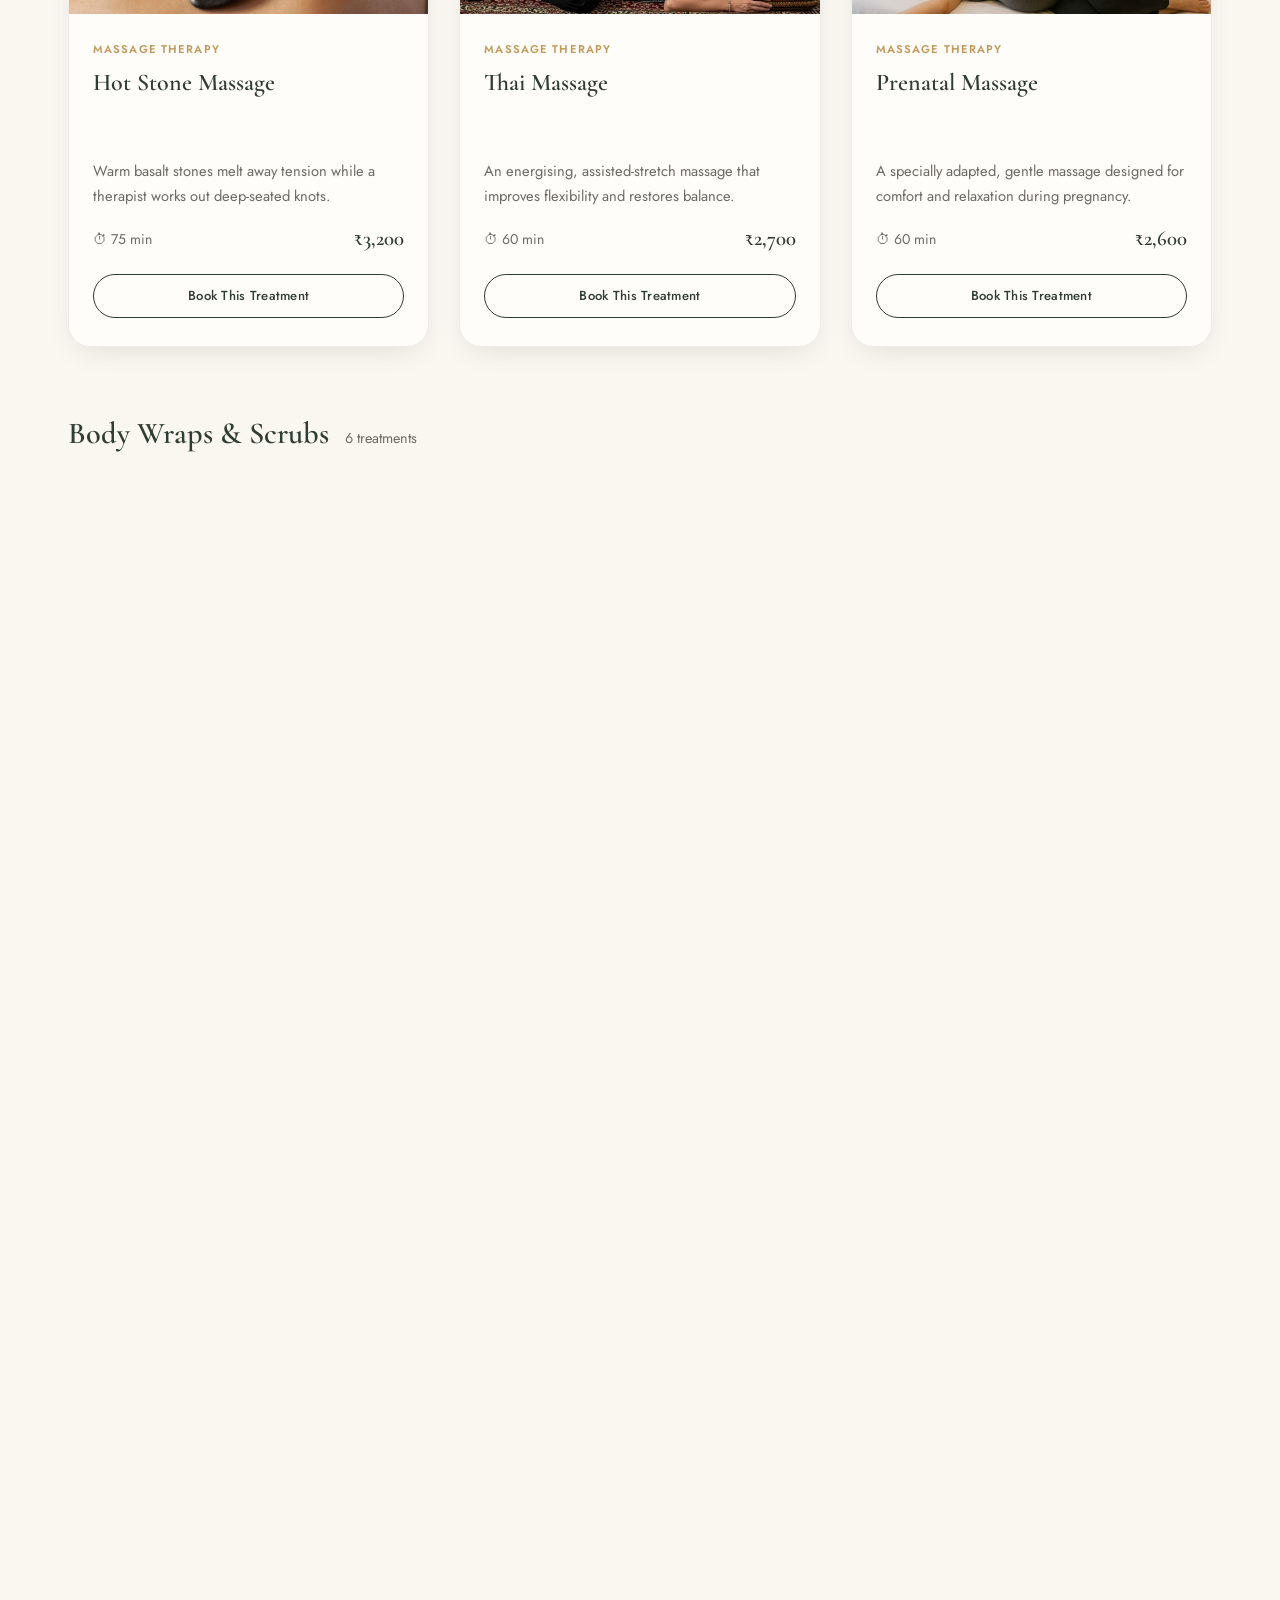
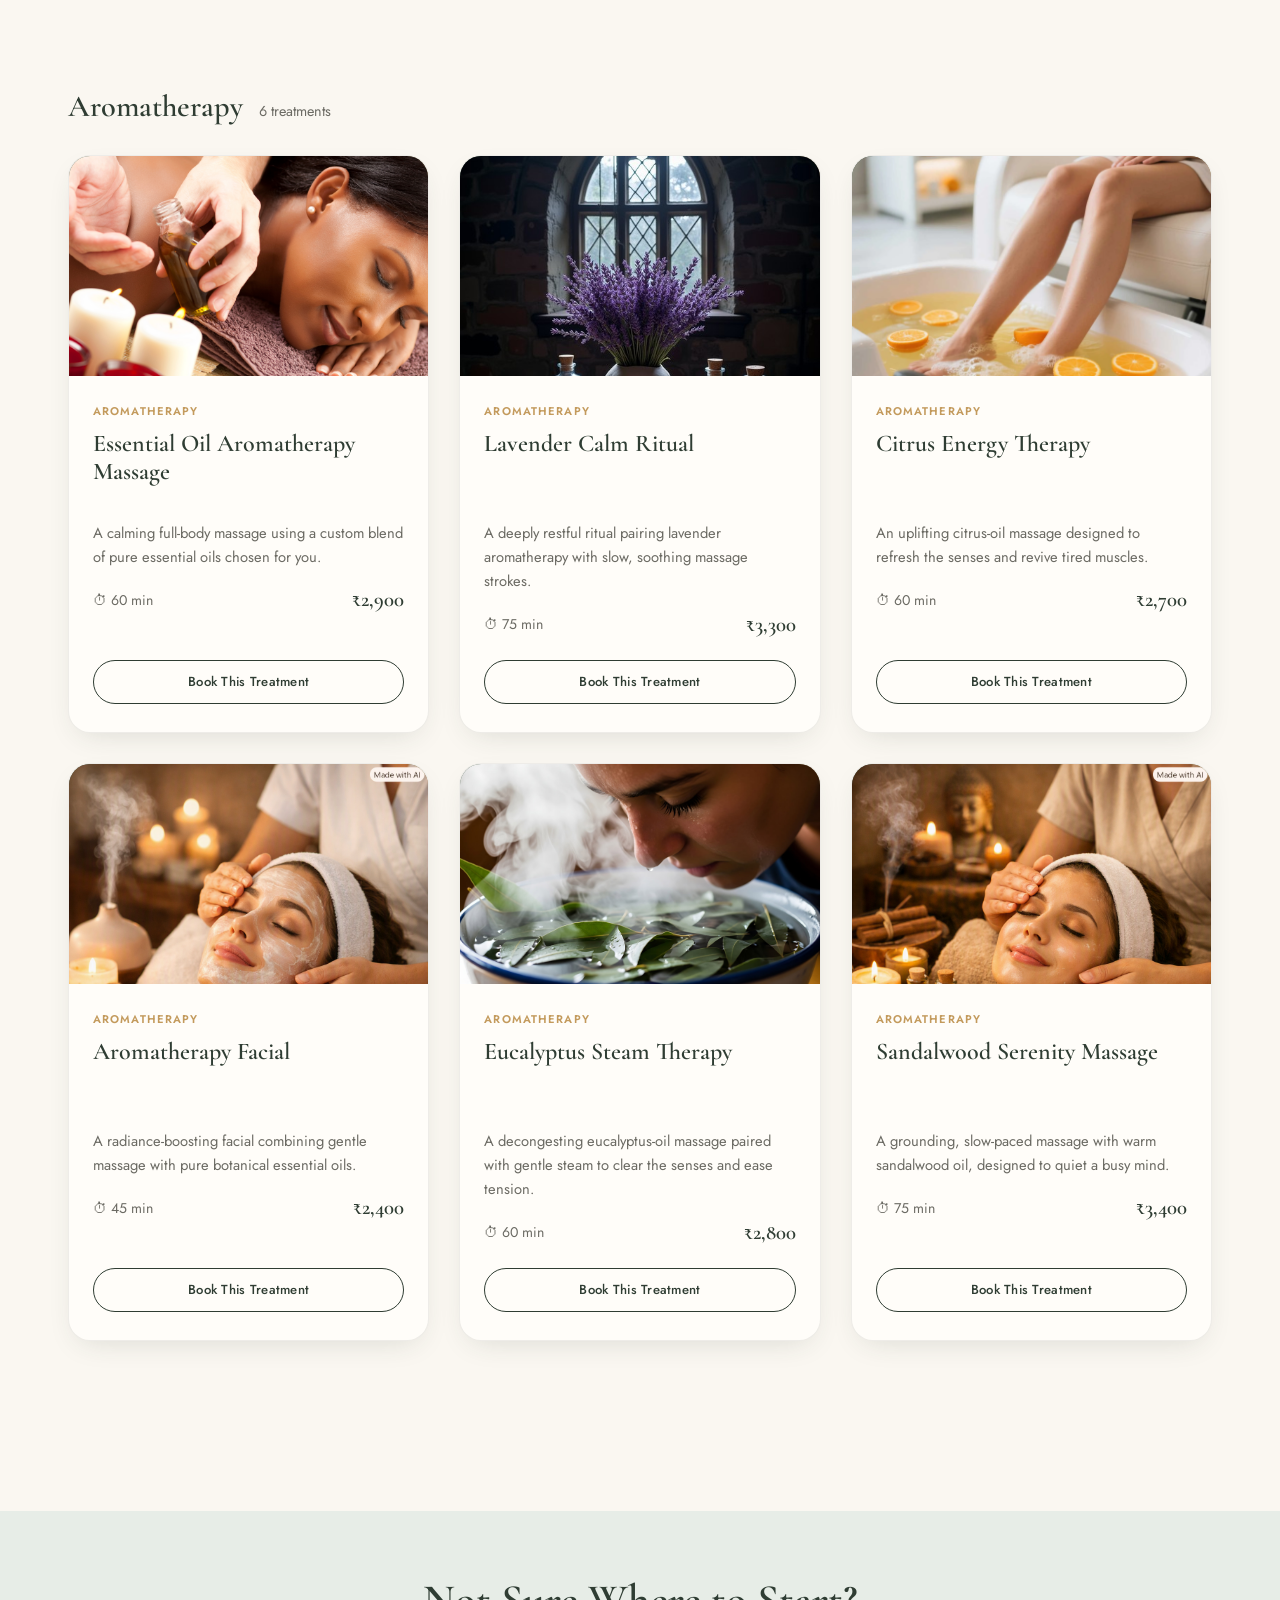
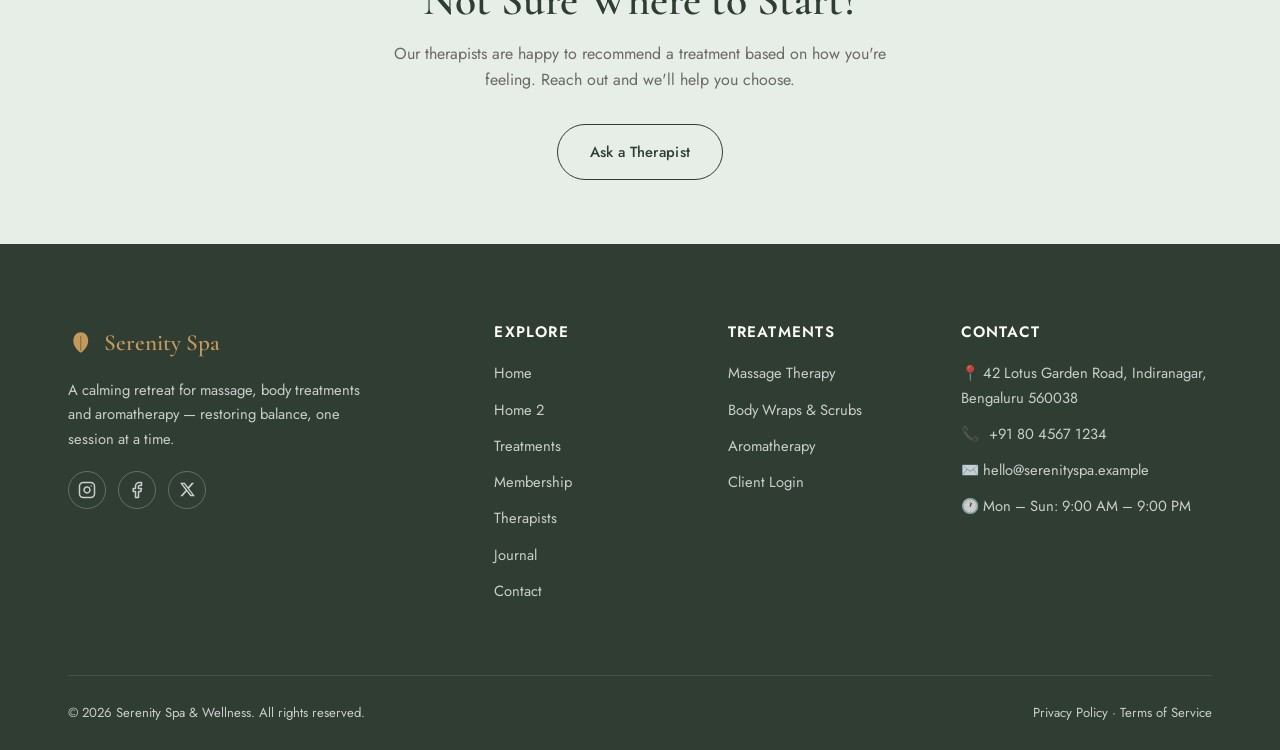
<file: treatments.html>
<!DOCTYPE html>
<html lang="en">
<head>
<script>
(function () {
  try {
    if (localStorage.getItem("ssw_theme") === "dark") {
      document.documentElement.setAttribute("data-theme", "dark");
    }
    var dir = localStorage.getItem("ssw_dir");
    if (dir === "rtl") document.documentElement.setAttribute("dir", "rtl");
  } catch (e) {}
})();
</script>
<meta charset="UTF-8">
<meta name="viewport" content="width=device-width, initial-scale=1.0">
<title>Treatments | Serenity Spa & Wellness</title>
<meta name="description" content="Explore massage therapy, body wraps & scrubs, and aromatherapy treatments at Serenity Spa & Wellness.">
<link rel="icon" href="data:image/svg+xml,<svg xmlns=%22http://www.w3.org/2000/svg%22 viewBox=%220 0 24 24%22><rect x=%220%22 y=%220%22 width=%2224%22 height=%2224%22 rx=%225%22 fill=%22%232f3d33%22/><path d=%22M12 21C12 21 6 17.3 6 11.2C6 6.9 8.8 4.5 12 4.5C15.2 4.5 18 6.9 18 11.2C18 17.3 12 21 12 21Z%22 fill=%22%23c39a5c%22/><path d=%22M12 7.3V19.3%22 stroke=%22%232f3d33%22 stroke-width=%220.7%22 stroke-linecap=%22round%22 opacity=%220.5%22/></svg>">
<link rel="preconnect" href="https://fonts.googleapis.com">
<link href="https://fonts.googleapis.com/css2?family=Cormorant+Garamond:wght@500;600;700&family=Jost:wght@400;500;600;700&display=swap" rel="stylesheet">
<link rel="stylesheet" href="css/style.css">
</head>
<body>

<nav class="navbar force-solid">
  <div class="container">
    <a href="index.html" class="brand"><span class="leaf"><svg viewBox="0 0 24 24" fill="currentColor" aria-hidden="true"><path d="M12 21.5C12 21.5 5 17.3 5 10.2C5 5.1 8.4 2 12 2C15.6 2 19 5.1 19 10.2C19 17.3 12 21.5 12 21.5Z"/><path d="M12 6V19" stroke="#2f3d33" stroke-width="0.9" stroke-linecap="round" opacity="0.55"/></svg></span> Serenity Spa</a>
    <ul class="nav-links">
      <li><a href="index.html">Home</a></li>
      <li><a href="home-2.html">Home 2</a></li>
      <li><a href="treatments.html" class="active">Treatments</a></li>
      <li><a href="membership.html">Membership</a></li>
      <li><a href="therapists.html">Therapists</a></li>
      <li><a href="blog.html">Journal</a></li>
      <li><a href="contact.html">Contact</a></li>
      <li><a href="dashboard.html">Dashboard</a></li>
      <li class="mobile-only-link"><a href="login.html" class="btn btn-outline js-auth-link">Login</a></li>
      <li class="mobile-only-link"><a href="treatments.html" class="btn btn-gold">Book Now</a></li>
    </ul>
    <div class="nav-actions">
      <button class="theme-toggle" id="themeToggle" type="button" aria-label="Toggle dark mode" title="Toggle dark mode"><svg viewBox="0 0 24 24" fill="currentColor" aria-hidden="true"><path d="M20.4 14.7A8.6 8.6 0 1 1 9.3 3.6a0.75 0.75 0 0 1 .9 1 7.1 7.1 0 0 0 9.2 9.2 .75 .75 0 0 1 1 .9Z"/></svg></button>
      <button class="dir-toggle" id="dirToggle" type="button" aria-label="Toggle right-to-left layout" title="Toggle right-to-left layout"><svg viewBox="0 0 24 24" fill="none" stroke="currentColor" stroke-width="1.8" stroke-linecap="round" stroke-linejoin="round" aria-hidden="true"><path d="M3 8h12M11 4l4 4-4 4"/><path d="M21 16H9M13 12l-4 4 4 4"/></svg><span>RTL</span></button>
      <a href="login.html" class="btn btn-outline js-auth-link">Login</a>
      <a href="#treatmentsByCategory" class="btn btn-gold">Book Now</a>
    </div>
    <button class="nav-toggle" aria-label="Toggle menu"><span></span><span></span><span></span></button>
  </div>
</nav>

<header class="page-header ph-treatments">
  <div class="container">
    <div class="eyebrow" style="justify-content:center;color:var(--gold-light);">Our Menu</div>
    <h1>Treatments</h1>
    <p class="crumb">Home / Treatments</p>
  </div>
</header>

<section class="section-pad">
  <div class="container">
    <div class="section-head center">
      <p>Every treatment is performed by a certified therapist using premium, mostly organic products. Filter by category or browse our full menu below.</p>
    </div>

    <div class="filter-tabs" style="justify-content:center;">
      <button class="filter-tab active" data-filter="all">All Treatments</button>
      <button class="filter-tab" data-filter="massage">Massage Therapy</button>
      <button class="filter-tab" data-filter="wraps">Body Wraps &amp; Scrubs</button>
      <button class="filter-tab" data-filter="aromatherapy">Aromatherapy</button>
    </div>

    <div id="treatmentsByCategory"></div>
  </div>
</section>

<section class="section-pad-sm" style="background:var(--sage-100);">
  <div class="container" style="text-align:center;">
    <h2 style="margin-bottom:16px;">Not Sure Where to Start?</h2>
    <p style="color:var(--text-muted);max-width:520px;margin:0 auto 30px;">Our therapists are happy to recommend a treatment based on how you're feeling. Reach out and we'll help you choose.</p>
    <a href="contact.html" class="btn btn-outline-dark">Ask a Therapist</a>
  </div>
</section>

<footer>
  <div class="container">
    <div class="footer-grid">
      <div class="footer-brand">
        <a href="index.html" class="brand"><span class="leaf"><svg viewBox="0 0 24 24" fill="currentColor" aria-hidden="true"><path d="M12 21.5C12 21.5 5 17.3 5 10.2C5 5.1 8.4 2 12 2C15.6 2 19 5.1 19 10.2C19 17.3 12 21.5 12 21.5Z"/><path d="M12 6V19" stroke="#2f3d33" stroke-width="0.9" stroke-linecap="round" opacity="0.55"/></svg></span> Serenity Spa</a>
        <p>A calming retreat for massage, body treatments and aromatherapy — restoring balance, one session at a time.</p>
        <div class="social-row">
          <a href="https://www.instagram.com/" target="_blank" rel="noopener noreferrer" aria-label="Instagram"><svg viewBox="0 0 24 24" fill="none" stroke="currentColor" stroke-width="2" stroke-linecap="round" stroke-linejoin="round" width="18" height="18"><rect x="2" y="2" width="20" height="20" rx="5"></rect><path d="M16 11.37A4 4 0 1 1 12.63 8 4 4 0 0 1 16 11.37z"></path><line x1="17.5" y1="6.5" x2="17.51" y2="6.5"></line></svg></a>
          <a href="https://www.facebook.com/" target="_blank" rel="noopener noreferrer" aria-label="Facebook"><svg viewBox="0 0 24 24" fill="none" stroke="currentColor" stroke-width="2" stroke-linecap="round" stroke-linejoin="round" width="18" height="18"><path d="M18 2h-3a5 5 0 0 0-5 5v3H7v4h3v8h4v-8h3l1-4h-4V7a1 1 0 0 1 1-1h3z"></path></svg></a>
          <a href="https://www.x.com/" target="_blank" rel="noopener noreferrer" aria-label="Twitter"><svg viewBox="0 0 24 24" fill="currentColor" width="15" height="15"><path d="M18.9 1.153h3.68l-8.04 9.19L23.9 22.847h-7.406l-5.8-7.584-6.638 7.584H.375l8.6-9.83L.1 1.153h7.594l5.243 6.932zm-1.293 19.2h2.04L6.48 3.24H4.29z"></path></svg></a>
        </div>
      </div>
      <div>
        <h4>Explore</h4>
        <ul>
          <li><a href="index.html">Home</a></li>
          <li><a href="home-2.html">Home 2</a></li>
          <li><a href="treatments.html">Treatments</a></li>
          <li><a href="membership.html">Membership</a></li>
          <li><a href="therapists.html">Therapists</a></li>
          <li><a href="blog.html">Journal</a></li>
          <li><a href="contact.html">Contact</a></li>
        </ul>
      </div>
      <div>
        <h4>Treatments</h4>
        <ul>
          <li><a href="treatments.html#category=massage">Massage Therapy</a></li>
          <li><a href="treatments.html#category=wraps">Body Wraps &amp; Scrubs</a></li>
          <li><a href="treatments.html#category=aromatherapy">Aromatherapy</a></li>
          <li><a href="login.html">Client Login</a></li>
        </ul>
      </div>
      <div>
        <h4>Contact</h4>
        <ul class="footer-contact">
          <li>📍 42 Lotus Garden Road, Indiranagar, Bengaluru 560038</li>
          <li>📞 <span dir="ltr">+91 80 4567 1234</span></li>
          <li>✉️ hello@serenityspa.example</li>
          <li>🕐 Mon – Sun: 9:00 AM – 9:00 PM</li>
        </ul>
      </div>
    </div>
    <div class="footer-bottom">
      <span>&copy; <span class="js-year"></span> Serenity Spa &amp; Wellness. All rights reserved.</span>
      <span><a href="#">Privacy Policy</a> &middot; <a href="#">Terms of Service</a></span>
    </div>
  </div>
</footer>

<script src="js/data.js"></script>
<script src="js/auth.js"></script>
<script src="js/main.js"></script>
</body>
</html>
</file>
<file: css/style.css>
/* ============================================================
   Serenity Spa & Wellness — Design System
   ============================================================ */

:root {
  /* Palette */
  --sage-900: #2f3d33;
  --sage-800: #3c4f42;
  --sage-700: #4a614f;
  --sage-600: #5c7a63;
  --sage-100: #e7ede7;
  --cream: #faf7f1;
  --cream-dark: #f1eadd;
  --ivory: #fffdf9;
  --gold: #c39a5c;
  --gold-light: #e4c78f;
  --blush: #e7d9cd;
  --charcoal: #262622;
  --text-muted: #6b6a63;
  --white: #ffffff;
  --border-soft: rgba(38, 38, 34, 0.08);
  --shadow-soft: 0 20px 50px -20px rgba(47, 61, 51, 0.25);
  --shadow-card: 0 10px 30px -12px rgba(47, 61, 51, 0.18);

  /* Type */
  --font-display: "Cormorant Garamond", "Playfair Display", Georgia, serif;
  --font-body: "Jost", "Poppins", "Segoe UI", sans-serif;

  --radius-lg: 22px;
  --radius-md: 14px;
  --radius-sm: 8px;

  /* Shared height for every header control (theme toggle, RTL toggle, and
     the Login/Book Now buttons) so they line up as one consistent row. */
  --nav-ctrl-h: 44px;

  /* ---------- Theme-aware roles (flip in dark mode; see [data-theme="dark"]) ----------
     Everything above this line is a fixed brand color (accents, always-dark
     decorative sections like the footer/hero, always-light badges) and does
     NOT change with the theme. Everything below is the "surface" the theme
     toggle actually repaints: page background, card background, and text. */
  --page-bg: var(--cream);
  --surface: var(--ivory);
  --text-main: var(--charcoal);
  --text-heading: var(--sage-900);
}

/* ---------- Dark theme ----------
   Toggled by setting data-theme="dark" on <html> (js/main.js initThemeToggle,
   persisted to localStorage). Only the theme-aware roles above are redefined
   here, plus the handful of literal colors (navbar blur tint, table dashes)
   that couldn't be expressed as one of those roles. */
[data-theme="dark"] {
  --page-bg: #191c16;
  --surface: #23271f;
  --sage-100: #262b21;
  --text-main: #e9e6dc;
  --text-heading: #f8f5ec;
  --text-muted: #a3a696;
  --border-soft: rgba(255, 255, 255, 0.1);
  --shadow-soft: 0 20px 50px -20px rgba(0, 0, 0, 0.6);
  --shadow-card: 0 10px 30px -12px rgba(0, 0, 0, 0.55);
}
[data-theme="dark"] .navbar.scrolled { background: rgba(25, 28, 22, 0.88); }
[data-theme="dark"] .compare-table td.no { color: rgba(255, 255, 255, 0.25); }
[data-theme="dark"] .newsletter input { background: #fffdf9; }

* { box-sizing: border-box; margin: 0; padding: 0; }

html { scroll-behavior: smooth; }

body {
  font-family: var(--font-body);
  color: var(--text-main);
  background: var(--page-bg);
  line-height: 1.65;
  font-size: 16px;
  overflow-x: hidden;
  transition: background-color 0.3s ease, color 0.3s ease;
}

img { max-width: 100%; display: block; }

a { text-decoration: none; color: inherit; }

ul { list-style: none; }

h1, h2, h3, h4 {
  font-family: var(--font-display);
  font-weight: 600;
  line-height: 1.15;
  color: var(--text-heading);
}

h1 { font-size: clamp(2.6rem, 5vw, 4.2rem); font-weight: 600; }
h2 { font-size: clamp(2rem, 3.4vw, 2.9rem); }
h3 { font-size: 1.5rem; }

.eyebrow {
  display: inline-flex;
  align-items: center;
  gap: 8px;
  font-family: var(--font-body);
  text-transform: uppercase;
  letter-spacing: 0.22em;
  font-size: 0.72rem;
  font-weight: 600;
  color: var(--gold);
  margin-bottom: 14px;
}
.eyebrow::before {
  content: "";
  width: 26px;
  height: 1px;
  background: var(--gold);
  display: inline-block;
}

.container {
  width: 100%;
  max-width: 1200px;
  margin: 0 auto;
  padding: 0 28px;
}

section { position: relative; }

.section-pad { padding: 100px 0; }
.section-pad-sm { padding: 64px 0; }

.section-head {
  max-width: 640px;
  margin-bottom: 56px;
}
.section-head.center { margin-left: auto; margin-right: auto; text-align: center; }
.section-head p { color: var(--text-muted); margin-top: 16px; font-size: 1.05rem; }

/* ---------- Buttons ---------- */
.btn {
  display: inline-flex;
  align-items: center;
  justify-content: center;
  gap: 8px;
  padding: 15px 32px;
  border-radius: 100px;
  font-family: var(--font-body);
  font-weight: 500;
  font-size: 0.92rem;
  letter-spacing: 0.02em;
  cursor: pointer;
  border: 1px solid transparent;
  transition: all 0.3s ease;
  white-space: nowrap;
}
/* Primary CTA: one color, one treatment, everywhere (Book Now, Login to My
   Account, Send Message, Choose Plan, Confirm Booking, ...). .btn-primary
   and .btn-gold used to be two different filled colors competing for the
   same "primary action" role — they're now the same style under both
   names, so either class produces an identical button. */
.btn-primary, .btn-gold {
  background: var(--gold);
  color: var(--ivory);
}
.btn-primary:hover, .btn-gold:hover { background: #b0854a; transform: translateY(-2px); box-shadow: var(--shadow-card); }

/* Secondary CTA: transparent fill + border + pill, one consistent hover
   (a subtle background tint, no color-invert, no lift — secondary actions
   stay visually quieter than Primary). Border/text color still has to flip
   between light and dark depending on what the button sits on top of
   (a photo-hero vs. a plain page background), but the treatment itself —
   radius, height, padding, border weight, hover behavior — is identical. */
.btn-outline {
  background: transparent;
  border-color: rgba(255,255,255,0.6);
  color: inherit;
}
.btn-outline:hover { background: rgba(255,255,255,0.15); }
.btn-outline-dark {
  background: transparent;
  border-color: var(--text-heading);
  color: var(--text-heading);
}
.btn-outline-dark:hover { background: var(--sage-100); }
.btn-block { width: 100%; }
.btn-sm { padding: 10px 20px; font-size: 0.82rem; }
.btn-danger { background: #a3453b; color: var(--ivory); }
.btn-danger:hover { background: #8a382f; }
.btn[disabled] { opacity: 0.5; cursor: not-allowed; }

/* ---------- Navbar ---------- */
.navbar {
  position: fixed;
  top: 0; left: 0; right: 0;
  z-index: 999;
  padding: 22px 0;
  transition: all 0.35s ease;
}
.navbar .container { display: flex; align-items: center; justify-content: space-between; gap: 16px; max-width: 1440px; }
.navbar.scrolled {
  background: rgba(250, 247, 241, 0.92);
  backdrop-filter: blur(10px);
  box-shadow: 0 4px 24px rgba(47,61,51,0.08);
  padding: 14px 0;
}
.brand {
  display: flex;
  align-items: center;
  gap: 10px;
  font-family: var(--font-display);
  font-size: 1.45rem;
  font-weight: 600;
  color: var(--gold);
  white-space: nowrap;
  flex-shrink: 0;
  transition: color 0.3s ease;
}
.brand .leaf { display: inline-flex; flex-shrink: 0; color: var(--gold); }
.brand .leaf svg { display: block; width: 1.1em; height: 1.1em; }

.nav-links {
  display: flex;
  align-items: center;
  gap: 22px;
  flex-wrap: nowrap;
}
.nav-links a {
  font-size: 0.9rem;
  font-weight: 500;
  color: var(--white);
  white-space: nowrap;
  position: relative;
  padding: 4px 0;
  transition: color 0.3s ease;
}
.navbar.scrolled .nav-links a, .navbar.solid .nav-links a { color: var(--text-main); }
.nav-links a::after {
  content: "";
  position: absolute;
  left: 0; bottom: -4px;
  width: 0; height: 2px;
  background: var(--gold);
  transition: width 0.25s ease;
}
.nav-links a:hover::after, .nav-links a.active::after { width: 100%; }
.nav-links a.active { color: var(--gold) !important; }

.nav-actions { display: flex; align-items: center; gap: 10px; flex-shrink: 0; }
.nav-actions .btn-outline { color: var(--white); }
.navbar.scrolled .nav-actions .btn-outline, .navbar.solid .nav-actions .btn-outline {
  border-color: var(--text-heading); color: var(--text-heading);
}
.navbar.scrolled .nav-actions .btn-outline:hover, .navbar.solid .nav-actions .btn-outline:hover {
  background: var(--sage-100);
}
/* Login / Book Now share the same height + pill radius as the theme and
   RTL toggle buttons beside them, so the whole control row lines up. */
.nav-actions .btn {
  height: var(--nav-ctrl-h);
  padding: 0 26px;
  border-radius: 100px;
}

.nav-toggle {
  display: none;
  flex-direction: column;
  align-items: center;
  justify-content: center;
  gap: 5px;
  width: var(--nav-ctrl-h);
  height: var(--nav-ctrl-h);
  flex-shrink: 0;
  background: none;
  border: none;
  border-radius: 100px;
  cursor: pointer;
  z-index: 1001;
}
.nav-toggle span {
  width: 24px; height: 2px;
  background: var(--white);
  transition: all 0.3s ease;
}
.navbar.scrolled .nav-toggle span, .navbar.solid .nav-toggle span { background: var(--text-heading); }

/* Pages with a solid (non-hero) header use .navbar.solid by default via JS/class */

/* ---------- Hero ---------- */
.hero {
  min-height: 100vh;
  display: flex;
  align-items: center;
  position: relative;
  padding: 120px 0 100px;
  background: linear-gradient(180deg, rgba(38,44,38,0.55), rgba(38,44,38,0.72)),
    url("../images/site/hero-bg.png") center/cover no-repeat;
  color: var(--ivory);
}
.hero-content { max-width: 680px; }
.hero h1 { color: var(--ivory); margin-bottom: 22px; }
.hero p.lead { font-size: 1.15rem; color: rgba(255,255,255,0.85); max-width: 540px; margin-bottom: 36px; }
.hero-cta { display: flex; gap: 16px; flex-wrap: wrap; margin-bottom: 64px; }
.hero-badges {
  display: flex;
  flex-wrap: wrap;
  gap: 32px;
  padding-top: 32px;
  border-top: 1px solid rgba(255,255,255,0.25);
}
.hero-badge { display: flex; align-items: center; gap: 10px; font-size: 0.88rem; color: rgba(255,255,255,0.85); }
.hero-badge .num { font-family: var(--font-display); font-size: 1.6rem; color: var(--gold-light); font-weight: 600; }

.scroll-cue {
  position: absolute;
  bottom: 34px; left: 50%;
  transform: translateX(-50%);
  color: rgba(255,255,255,0.7);
  font-size: 0.75rem;
  letter-spacing: 0.15em;
  text-transform: uppercase;
  display: flex; flex-direction: column; align-items: center; gap: 8px;
}
.scroll-cue .line { width: 1px; height: 34px; background: rgba(255,255,255,0.5); animation: scrollcue 1.8s infinite; }
@keyframes scrollcue { 0% { transform: scaleY(0); transform-origin: top;} 50% { transform: scaleY(1); transform-origin: top;} 51% {transform-origin: bottom;} 100% {transform: scaleY(0); transform-origin: bottom;} }

/* Page header (non-home hero banner).
   Each inner page adds a modifier class (.ph-treatments, .ph-contact, etc.)
   so it gets its own photo instead of every page sharing page-header-bg.png;
   .page-header on its own keeps that shared image as a fallback. */
.page-header {
  padding: 190px 0 90px;
  text-align: center;
  color: var(--ivory);
  background: linear-gradient(180deg, rgba(38,44,38,0.6), rgba(38,44,38,0.78)),
    url("../images/site/page-header-bg.png") center/cover no-repeat;
}
.page-header h1 { color: var(--ivory); }
.page-header.ph-treatments { background-image: linear-gradient(180deg, rgba(38,44,38,0.6), rgba(38,44,38,0.78)), url("../images/site/treatments-header-bg.png"); }
.page-header.ph-membership { background-image: linear-gradient(180deg, rgba(38,44,38,0.6), rgba(38,44,38,0.78)), url("../images/site/membership-header-bg.png"); }
.page-header.ph-therapists {
  background-image: linear-gradient(180deg, rgba(38,44,38,0.6), rgba(38,44,38,0.78)), url("../images/site/therapists-header-bg.png");
  /* This photo's subject sits left-of-center with a tall empty background
     behind her, so the default centered crop sliced through her shoulders
     and the shirt logo instead of showing her face. Shifting the focal
     point up keeps her face in frame at every banner width. */
  background-position: center 15%;
}
.page-header.ph-blog { background-image: linear-gradient(180deg, rgba(38,44,38,0.6), rgba(38,44,38,0.78)), url("../images/site/blog-header-bg.png"); }
.page-header.ph-contact { background-image: linear-gradient(180deg, rgba(38,44,38,0.6), rgba(38,44,38,0.78)), url("../images/site/contact-header-bg.png"); }
.page-header .crumb { color: var(--gold-light); font-size: 0.85rem; letter-spacing: 0.08em; text-transform: uppercase; margin-top: 14px; }

/* ---------- Cards ---------- */
.card {
  background: var(--surface);
  border-radius: var(--radius-lg);
  overflow: hidden;
  box-shadow: var(--shadow-card);
  transition: transform 0.35s ease, box-shadow 0.35s ease;
  border: 1px solid var(--border-soft);
  display: flex;
  flex-direction: column;
}
.card:hover { transform: translateY(-8px); box-shadow: var(--shadow-soft); }
.card-img {
  height: 220px;
  overflow: hidden;
  background: linear-gradient(135deg, var(--sage-700), var(--gold));
  position: relative;
  flex-shrink: 0;
}
.card-img img { width: 100%; height: 100%; object-fit: cover; object-position: center top; transition: transform 0.5s ease; }
.card:hover .card-img img { transform: scale(1.08); }
.card-body { padding: 26px 24px 28px; display: flex; flex-direction: column; flex: 1; }
.card-body > .btn { margin-top: auto; }
/* Reserve a consistent title height (~3 lines) so the description paragraph
   starts at the same vertical position in every card of a row, regardless of
   how many lines an individual treatment name wraps to. */
.card-body h3 {
  min-height: 3.45em;
  display: -webkit-box;
  -webkit-box-orient: vertical;
  -webkit-line-clamp: 3;
  overflow: hidden;
}
.therapist-card .card-body h3 {
  min-height: 0;
  display: block;
  -webkit-line-clamp: unset;
  overflow: visible;
}
.card-tag {
  display: inline-block;
  font-size: 0.7rem;
  text-transform: uppercase;
  letter-spacing: 0.1em;
  color: var(--gold);
  font-weight: 600;
  margin-bottom: 10px;
}
.card-meta { display: flex; justify-content: space-between; align-items: center; margin: 14px 0 18px; font-size: 0.88rem; color: var(--text-muted); }
.card-price { font-family: var(--font-display); font-size: 1.3rem; color: var(--text-heading); font-weight: 600; }

.grid { display: grid; gap: 30px; }
.grid-2 { grid-template-columns: repeat(2, 1fr); }
.grid-3 { grid-template-columns: repeat(3, 1fr); }
.grid-4 { grid-template-columns: repeat(4, 1fr); }
/* Membership plan count isn't fixed at 3, so this grid sizes its columns to
   whatever fits (each at least 280px) instead of a hard column count — a
   5th plan wraps to a second row that still fills edge-to-edge instead of
   sitting short next to empty space the way a fixed 3-column grid would. */
.plans-grid { grid-template-columns: repeat(auto-fit, minmax(280px, 1fr)); }

/* ---------- Stats band ---------- */
.stats-band {
  background: var(--sage-900);
  color: var(--ivory);
  padding: 64px 0;
}
.stats-grid { display: grid; grid-template-columns: repeat(4, 1fr); gap: 30px; text-align: center; }
.stat-num { font-family: var(--font-display); font-size: 2.6rem; color: var(--gold-light); font-weight: 600; }
.stat-label { font-size: 0.85rem; color: rgba(255,255,255,0.75); margin-top: 6px; letter-spacing: 0.03em; }

/* ---------- Process ---------- */
.process-grid { display: grid; grid-template-columns: repeat(3, 1fr); gap: 40px; position: relative; }
.process-step { text-align: center; position: relative; padding: 0 12px; }
.process-num {
  width: 64px; height: 64px; border-radius: 50%;
  background: #e7ede7;
  color: #3c4f42;
  font-family: var(--font-display);
  font-size: 1.5rem;
  display: flex; align-items: center; justify-content: center;
  margin: 0 auto 22px;
  border: 1px solid var(--border-soft);
}
.process-step h3 { margin-bottom: 10px; }
.process-step p { color: var(--text-muted); font-size: 0.95rem; }

/* ---------- Testimonials ---------- */
.testimonial-card {
  background: var(--surface);
  border-radius: var(--radius-lg);
  padding: 36px 32px;
  box-shadow: var(--shadow-card);
  border: 1px solid var(--border-soft);
}
.stars { color: var(--gold); letter-spacing: 3px; margin-bottom: 16px; font-size: 0.95rem; }
.testimonial-quote { font-family: var(--font-display); font-size: 1.2rem; color: var(--text-heading); margin-bottom: 22px; line-height: 1.5; }
.testimonial-name { font-weight: 600; }
.testimonial-role { font-size: 0.85rem; color: var(--text-muted); }

/* ---------- CTA banner ---------- */
.cta-banner {
  background: linear-gradient(180deg, rgba(47,61,51,0.82), rgba(47,61,51,0.88)),
    url("../images/site/cta-banner-bg.png") center/cover no-repeat;
  color: var(--ivory);
  text-align: center;
  padding: 110px 0;
}
.cta-banner h2 { color: var(--ivory); margin-bottom: 20px; }
.cta-banner p { color: rgba(255,255,255,0.82); max-width: 560px; margin: 0 auto 34px; }
.cta-banner.cta-banner-alt {
  background: linear-gradient(180deg, rgba(47,61,51,0.82), rgba(47,61,51,0.88)),
    url("../images/home2/gallery-3.png") center/cover no-repeat;
}

/* ---------- Newsletter ---------- */
/* .newsletter keeps a fixed light (blush) background in both themes, so its
   text must stay fixed-dark too instead of following the theme-aware
   --text-heading/--text-muted tokens — otherwise dark mode flips them to
   near-white/light-gray and washes the text out against the still-light
   background. */
.newsletter { background: var(--blush); padding: 60px 0; }
.newsletter h3 { color: var(--sage-900); }
.newsletter-inner > div p { color: #6b6a63; }
.newsletter-inner { display: flex; align-items: center; justify-content: space-between; gap: 30px; flex-wrap: wrap; }
.newsletter form { display: flex; gap: 12px; flex: 1; max-width: 460px; min-width: 280px; }
.newsletter input {
  flex: 1;
  min-width: 0;
  padding: 15px 20px;
  border-radius: 100px;
  border: 1px solid rgba(38,38,34,0.15);
  font-family: var(--font-body);
  font-size: 0.92rem;
  background: var(--surface);
}
.newsletter .btn-primary { flex-shrink: 0; }
.newsletter input:focus { outline: 2px solid var(--gold); }

/* ---------- Footer ---------- */
footer { background: var(--sage-900); color: rgba(255,255,255,0.75); padding: 80px 0 0; }
.footer-grid { display: grid; grid-template-columns: 2fr 1fr 1fr 1.3fr; gap: 40px; padding-bottom: 60px; border-bottom: 1px solid rgba(255,255,255,0.1); }
.footer-brand .brand { margin-bottom: 16px; }
.footer-brand p { font-size: 0.92rem; max-width: 300px; margin-bottom: 20px; }
.social-row { display: flex; gap: 12px; }
.social-row a {
  width: 38px; height: 38px; border-radius: 50%;
  border: 1px solid rgba(255,255,255,0.25);
  display: flex; align-items: center; justify-content: center;
  font-size: 0.85rem; transition: all 0.25s ease;
}
.social-row a:hover { background: var(--gold); border-color: var(--gold); color: var(--text-heading); }
footer h4 { color: var(--ivory); font-family: var(--font-body); font-size: 0.95rem; text-transform: uppercase; letter-spacing: 0.08em; margin-bottom: 20px; }
footer ul li { margin-bottom: 12px; font-size: 0.92rem; }
footer ul li a:hover { color: var(--gold-light); }
.footer-contact li { display: flex; gap: 10px; align-items: flex-start; }
.footer-bottom {
  display: flex; justify-content: space-between; align-items: center;
  padding: 26px 0; font-size: 0.82rem; flex-wrap: wrap; gap: 10px;
}
.footer-bottom a:hover { color: var(--gold-light); }

/* ---------- Filter tabs ---------- */
.filter-tabs { display: flex; gap: 12px; flex-wrap: wrap; margin-bottom: 46px; }
.filter-tab {
  padding: 11px 24px;
  border-radius: 100px;
  border: 1px solid var(--border-soft);
  background: var(--surface);
  color: var(--text-main);
  font-size: 0.88rem;
  font-weight: 500;
  cursor: pointer;
  transition: all 0.25s ease;
}
.filter-tab.active, .filter-tab:hover { background: var(--sage-800); color: var(--ivory); border-color: var(--sage-800); }

.category-block { margin-bottom: 70px; }
.category-head { display: flex; align-items: baseline; gap: 16px; margin-bottom: 30px; }
.category-head h2 { font-size: 1.9rem; }
.category-count { color: var(--text-muted); font-size: 0.9rem; }

/* ---------- Pricing cards ---------- */
.plan-card {
  background: var(--surface);
  border-radius: var(--radius-lg);
  padding: 44px 34px;
  text-align: center;
  border: 1px solid var(--border-soft);
  box-shadow: var(--shadow-card);
  position: relative;
  display: flex; flex-direction: column;
}
.plan-card.highlight { border: 2px solid var(--gold); transform: scale(1.04); }
.plan-badge {
  position: absolute; top: -14px; left: 50%; transform: translateX(-50%);
  background: var(--gold); color: var(--ivory); font-size: 0.72rem;
  text-transform: uppercase; letter-spacing: 0.08em; padding: 6px 18px; border-radius: 100px;
  font-weight: 600;
}
.plan-name { margin-bottom: 6px; }
.plan-tagline { color: var(--text-muted); font-size: 0.88rem; margin-bottom: 22px; min-height: 40px; }
.plan-price { font-family: var(--font-display); font-size: 3rem; color: var(--text-heading); font-weight: 600; }
.plan-price span { font-size: 1rem; color: var(--text-muted); font-family: var(--font-body); }
.plan-sessions { font-size: 0.85rem; color: var(--gold); font-weight: 600; margin: 8px 0 26px; }
.plan-perks { text-align: start; margin-bottom: 30px; flex: 1; }
.plan-perks li { display: flex; gap: 10px; margin-bottom: 14px; font-size: 0.92rem; }
.plan-perks li::before { content: "✓"; color: var(--gold); font-weight: 700; }

.compare-table { width: 100%; border-collapse: collapse; background: var(--surface); border-radius: var(--radius-lg); overflow: hidden; box-shadow: var(--shadow-card); }
.compare-table th, .compare-table td { padding: 18px 20px; text-align: center; border-bottom: 1px solid var(--border-soft); font-size: 0.92rem; }
.compare-table th:first-child, .compare-table td:first-child { text-align: start; color: var(--text-muted); }
.compare-table thead th { background: var(--sage-100); font-family: var(--font-display); font-size: 1.05rem; color: var(--text-heading); }
.compare-table td.yes { color: var(--sage-700); font-weight: 700; }
.compare-table td.no { color: rgba(38,38,34,0.25); }

/* ---------- Accordion (FAQ) ---------- */
.accordion-item { border-bottom: 1px solid var(--border-soft); }
.accordion-head {
  display: flex; justify-content: space-between; align-items: center;
  padding: 24px 4px; cursor: pointer; font-weight: 600; font-size: 1.02rem;
}
.accordion-head .icon { color: var(--gold); font-size: 1.3rem; transition: transform 0.3s ease; }
.accordion-item.open .accordion-head .icon { transform: rotate(45deg); }
.accordion-body { max-height: 0; overflow: hidden; transition: max-height 0.35s ease; color: var(--text-muted); font-size: 0.95rem; }
.accordion-item.open .accordion-body { max-height: 240px; padding-bottom: 24px; }

/* ---------- Therapist cards ---------- */
.therapist-card { text-align: center; display: flex; flex-direction: column; }
.therapist-card .card-img { height: 280px; flex-shrink: 0; }
.therapist-card .card-body { display: flex; flex-direction: column; flex: 1; }
/* Reserve two lines for the role/title text (e.g. "Spa Director & Master
   Therapist" wraps to 2 lines while "Massage Therapist" fits on 1) so
   everything below it — experience, specialty chips, bio — still lines up
   the same way as the chip-row fix just below. */
.therapist-title { color: var(--gold); font-size: 0.85rem; font-weight: 600; margin-top: 4px; min-height: 3.3em; }
/* Reserve height for two chip rows so the bio paragraph below always starts
   at the same line, whether a therapist has one specialty tag (one row) or
   two tags that wrap to a second row. */
.therapist-specialties { display: flex; flex-wrap: wrap; gap: 6px; justify-content: center; margin: 14px 0; align-content: flex-start; min-height: 66px; }
.chip { background: #e7ede7; color: #3c4f42; font-size: 0.74rem; padding: 5px 12px; border-radius: 100px; font-weight: 500; }
.therapist-exp { font-size: 0.82rem; color: var(--gold); font-weight: 600; margin-bottom: 10px; }
.therapist-card p.bio { font-size: 0.9rem; color: var(--text-muted); margin-bottom: 20px; }
.therapist-card .card-body > .btn { margin-top: auto; }

/* ---------- Forms ---------- */
.form-group { margin-bottom: 20px; }
.form-group label { display: block; font-size: 0.86rem; font-weight: 600; margin-bottom: 8px; color: var(--text-heading); }
.form-control {
  width: 100%;
  padding: 14px 18px;
  border-radius: var(--radius-sm);
  border: 1px solid var(--border-soft);
  background: var(--surface);
  font-family: var(--font-body);
  font-size: 0.95rem;
  transition: border-color 0.25s ease;
}
.form-control:focus { outline: none; border-color: var(--gold); }
textarea.form-control { resize: vertical; min-height: 120px; }
.form-row { display: grid; grid-template-columns: 1fr 1fr; gap: 20px; }
.form-note { font-size: 0.82rem; color: var(--text-muted); margin-top: 6px; }
.form-msg { padding: 14px 18px; border-radius: var(--radius-sm); font-size: 0.9rem; margin-bottom: 20px; display: none; }
.form-msg.show { display: block; }
.form-msg.success { background: #e4efe4; color: var(--sage-800); border: 1px solid rgba(76,110,86,0.25); }
.form-msg.error { background: #f8e6e3; color: #a3453b; border: 1px solid rgba(163,69,59,0.25); }

/* ---------- Contact page ---------- */
.contact-grid { display: grid; grid-template-columns: minmax(0,1fr) minmax(0,1.2fr); gap: 50px; align-items: start; }
.contact-info-card { background: var(--surface); border-radius: var(--radius-md); padding: 26px; box-shadow: var(--shadow-card); border: 1px solid var(--border-soft); margin-bottom: 20px; display: flex; gap: 16px; }
.contact-info-card .ic { font-size: 1.5rem; color: var(--gold); flex-shrink: 0; }
.contact-info-card > div:last-child { min-width: 0; }
.contact-info-card h4 { margin-bottom: 6px; font-size: 1rem; }
.contact-info-card p { font-size: 0.9rem; color: var(--text-muted); }
.map-box {
  height: 100%; min-height: 280px; border-radius: var(--radius-md);
  overflow: hidden; border: 1px solid var(--border-soft); box-shadow: var(--shadow-card);
}
.map-box iframe { display: block; width: 100%; height: 100%; min-height: 280px; border: 0; }

/* ---------- Auth (login/register) ---------- */
.auth-wrap {
  min-height: 100vh;
  display: grid;
  grid-template-columns: 1fr 1fr;
}
.auth-visual {
  background: linear-gradient(180deg, rgba(20,25,20,0.72) 0%, rgba(47,61,51,0.42) 30%, rgba(47,61,51,0.5) 65%, rgba(16,20,16,0.8) 100%),
    url("../images/site/login-bg.png") center/cover no-repeat;
  color: var(--ivory);
  display: flex; flex-direction: column; justify-content: space-between;
  padding: 50px;
}
.auth-visual .brand { text-shadow: 0 2px 10px rgba(0,0,0,0.6), 0 1px 3px rgba(0,0,0,0.45); }
.auth-visual .brand .leaf { filter: drop-shadow(0 2px 5px rgba(0,0,0,0.55)); }
.auth-visual .brand { font-size: 1.6rem; }
.auth-quote { font-family: var(--font-display); font-size: 1.7rem; max-width: 420px; line-height: 1.35; }
.auth-quote span { color: var(--gold-light); }
.auth-form-side { display: flex; align-items: center; justify-content: center; padding: 60px 40px; }
.auth-box { width: 100%; max-width: 420px; }
.auth-tabs { display: flex; gap: 6px; background: var(--sage-100); padding: 6px; border-radius: 100px; margin-bottom: 34px; }
.auth-tab { flex: 1; text-align: center; padding: 11px; border-radius: 100px; font-weight: 600; font-size: 0.9rem; cursor: pointer; color: var(--text-muted); transition: all 0.25s ease; }
.auth-tab.active { background: var(--sage-800); color: var(--ivory); }
.auth-panel { display: none; }
.auth-panel.active { display: block; animation: fadein 0.4s ease; }
.auth-foot-link { text-align: center; margin-top: 22px; font-size: 0.9rem; color: var(--text-muted); }
.auth-foot-link a { color: var(--gold); font-weight: 600; }

.social-auth-row { display: flex; flex-direction: column; gap: 12px; margin-bottom: 22px; }
.btn-social {
  display: flex;
  align-items: center;
  justify-content: center;
  gap: 10px;
  width: 100%;
  padding: 12px 16px;
  /* Pill radius + regular weight to match every other button on the site
     (.btn, .filter-tab, .auth-tab, the theme/RTL toggles) — this used to be
     a small 8px radius with a heavier weight, the one button that didn't
     match the rest of the system. */
  border-radius: 100px;
  border: 1px solid var(--border-soft);
  background: var(--surface);
  color: var(--text-main);
  font-family: var(--font-body);
  font-size: 0.92rem;
  font-weight: 500;
  cursor: pointer;
  transition: background 0.2s ease, transform 0.2s ease, box-shadow 0.2s ease;
}
.btn-social:hover { background: var(--sage-100); transform: translateY(-2px); box-shadow: var(--shadow-card); }
.btn-social svg { flex-shrink: 0; }
.auth-divider { display: flex; align-items: center; gap: 14px; margin: 4px 0 22px; color: var(--text-muted); font-size: 0.8rem; text-transform: uppercase; letter-spacing: 0.06em; }
.auth-divider::before, .auth-divider::after { content: ""; flex: 1; height: 1px; background: var(--border-soft); }

@keyframes fadein { from { opacity: 0; transform: translateY(6px);} to { opacity: 1; transform: translateY(0);} }

/* ---------- Reveal animation ---------- */
.reveal { opacity: 0; transform: translateY(28px); transition: opacity 0.7s ease, transform 0.7s ease; }
.reveal.in { opacity: 1; transform: translateY(0); }

/* ============================================================
   Dashboard
   ============================================================ */
.dash-wrap { display: flex; min-height: 100vh; background: var(--page-bg); }
.dash-sidebar {
  width: 264px;
  background: var(--sage-900);
  color: rgba(255,255,255,0.8);
  padding: 30px 22px;
  display: flex; flex-direction: column;
  position: fixed; top: 0; bottom: 0; left: 0;
  z-index: 500;
}
.dash-sidebar .brand { font-size: 1.25rem; margin-bottom: 40px; }
.dash-nav { flex: 1; display: flex; flex-direction: column; gap: 4px; }
.dash-nav button {
  display: flex; align-items: center; gap: 12px;
  background: none; border: none; text-align: start;
  color: rgba(255,255,255,0.72);
  padding: 13px 16px; border-radius: var(--radius-sm);
  font-family: var(--font-body); font-size: 0.92rem; font-weight: 500;
  cursor: pointer; transition: all 0.2s ease;
}
.dash-nav button:hover { background: rgba(255,255,255,0.08); color: var(--ivory); }
.dash-nav button.active { background: var(--gold); color: var(--ivory); }
.dash-sidebar .logout-btn {
  margin-top: 20px; padding: 13px 16px; border-radius: var(--radius-sm);
  background: rgba(255,255,255,0.08); color: var(--ivory); border: none;
  cursor: pointer; font-family: var(--font-body); font-size: 0.9rem; text-align: start;
}
.dash-sidebar .logout-btn:hover { background: rgba(255,255,255,0.16); }

.dash-main { margin-left: 264px; width: calc(100% - 264px); padding: 40px 46px 80px; max-width: 1200px; }
.dash-topbar { display: flex; justify-content: space-between; align-items: center; margin-bottom: 40px; flex-wrap: wrap; gap: 16px; }
.dash-welcome h1 { font-size: 1.9rem; }
.dash-welcome p { color: var(--text-muted); margin-top: 4px; }
.dash-avatar {
  width: 52px; height: 52px; border-radius: 50%;
  background: var(--gold); color: var(--ivory);
  display: flex; align-items: center; justify-content: center;
  font-family: var(--font-display); font-size: 1.3rem; font-weight: 600;
}

.dash-view { display: none; }
.dash-view.active { display: block; animation: fadein 0.4s ease; }

.summary-grid { display: grid; grid-template-columns: repeat(4, 1fr); gap: 22px; margin-bottom: 40px; }
.summary-card { background: var(--surface); border-radius: var(--radius-md); padding: 26px; border: 1px solid var(--border-soft); box-shadow: var(--shadow-card); }
.summary-card .s-label { font-size: 0.82rem; color: var(--text-muted); margin-bottom: 10px; }
.summary-card .s-value { font-family: var(--font-display); font-size: 2rem; color: var(--text-heading); font-weight: 600; }
.summary-card .s-sub { font-size: 0.78rem; color: var(--gold); margin-top: 6px; font-weight: 600; }

.dash-panel { background: var(--surface); border-radius: var(--radius-md); padding: 30px; border: 1px solid var(--border-soft); box-shadow: var(--shadow-card); margin-bottom: 30px; }
.dash-panel-head { display: flex; justify-content: space-between; align-items: center; margin-bottom: 24px; flex-wrap: wrap; gap: 12px; }
.dash-panel-head h3 { font-size: 1.25rem; }

.dash-table { width: 100%; border-collapse: collapse; }
.dash-table th, .dash-table td { padding: 14px 12px; text-align: start; border-bottom: 1px solid var(--border-soft); font-size: 0.9rem; }
.dash-table th { color: var(--text-muted); font-weight: 600; text-transform: uppercase; font-size: 0.72rem; letter-spacing: 0.05em; }
.dash-table td.num { font-weight: 600; }
.status-pill { padding: 5px 14px; border-radius: 100px; font-size: 0.75rem; font-weight: 600; display: inline-block; }
.status-pill.upcoming { background: #e4efe4; color: var(--sage-700); }
.status-pill.completed { background: #e7ede7; color: #3c4f42; }
.status-pill.cancelled { background: #f8e6e3; color: #a3453b; }
.link-btn { background: none; border: none; color: var(--gold); font-weight: 600; cursor: pointer; font-size: 0.85rem; font-family: var(--font-body); transition: opacity 0.2s ease; }
.link-btn:hover { opacity: 0.72; text-decoration: underline; }
.link-btn.danger { color: #a3453b; }
.empty-state { text-align: center; padding: 50px 20px; color: var(--text-muted); }
.empty-state .ic { font-size: 2.4rem; margin-bottom: 14px; }

.progress-track { background: var(--sage-100); height: 10px; border-radius: 100px; overflow: hidden; margin: 12px 0; }
.progress-fill { height: 100%; background: linear-gradient(90deg, var(--gold), var(--gold-light)); border-radius: 100px; transition: width 0.6s ease; }

.slot-grid { display: grid; grid-template-columns: repeat(4, 1fr); gap: 10px; margin-top: 10px; }
.slot-btn {
  padding: 10px; border-radius: var(--radius-sm); border: 1px solid var(--border-soft);
  background: var(--page-bg); text-align: center; font-size: 0.85rem; cursor: pointer; transition: all 0.2s ease;
}
.slot-btn.active, .slot-btn:hover { background: var(--sage-800); color: var(--ivory); border-color: var(--sage-800); }

.receipt-modal-bg {
  position: fixed; inset: 0; background: rgba(38,38,34,0.55);
  display: none; align-items: center; justify-content: center; z-index: 2000; padding: 20px;
}
.receipt-modal-bg.show { display: flex; }
.receipt-modal {
  background: var(--surface); border-radius: var(--radius-md); padding: 36px; max-width: 440px; width: 100%;
  box-shadow: var(--shadow-soft);
}
.receipt-modal h3 { margin-bottom: 4px; }
.receipt-modal .r-sub { color: var(--text-muted); font-size: 0.85rem; margin-bottom: 24px; }
.receipt-row { display: flex; justify-content: space-between; padding: 10px 0; border-bottom: 1px dashed var(--border-soft); font-size: 0.92rem; }
.receipt-row.total { font-weight: 700; font-size: 1.05rem; color: var(--text-heading); border-bottom: none; padding-top: 16px; }
.receipt-actions { display: flex; gap: 12px; margin-top: 26px; }

.toast {
  position: fixed; bottom: 30px; right: 30px; z-index: 3000;
  background: var(--sage-900); color: var(--ivory); padding: 16px 24px; border-radius: var(--radius-sm);
  box-shadow: var(--shadow-soft); font-size: 0.9rem; opacity: 0; transform: translateY(20px); transition: all 0.35s ease;
}
.toast.show { opacity: 1; transform: translateY(0); }

/* ---------- Responsive ---------- */
@media (max-width: 1150px) {
  .grid-4 { grid-template-columns: repeat(2, 1fr); }
  .grid-3 { grid-template-columns: repeat(2, 1fr); }
  .footer-grid { grid-template-columns: 1fr 1fr; }
  .stats-grid { grid-template-columns: repeat(2, 1fr); gap: 40px; }
  .summary-grid { grid-template-columns: repeat(2, 1fr); }
  .contact-grid { grid-template-columns: minmax(0,1fr); }
  .auth-wrap { grid-template-columns: minmax(0,1fr); }
  .auth-visual { display: none; }
}

.mobile-only-link { display: none; }

/* The desktop nav (logo + 7 links + toggles + auth buttons) needs more room than
   the general 860px layout breakpoint below, so it switches to the hamburger
   menu earlier, at 1260px, to avoid ever overflowing or wrapping the bar. */
@media (max-width: 1260px) {
  .nav-links, .nav-actions .btn-outline-dark, .nav-actions .btn-outline, .nav-actions .btn-gold { display: none; }
  .nav-toggle { display: flex; }
  .nav-links.mobile-open {
    display: flex; flex-direction: column; align-items: flex-start; position: fixed; top: 0; right: 0; bottom: 0;
    width: 78%; max-width: 320px; background: var(--surface); padding: 100px 34px 34px;
    box-shadow: -10px 0 40px rgba(0,0,0,0.15); gap: 26px; z-index: 1000; overflow-y: auto;
  }
  /* The base .nav-links rule centers items for the horizontal desktop bar
     (align-items: center); in the stacked mobile drawer that center-aligns
     each link's text instead, so every line starts at a different x and
     the list reads as ragged rather than a clean menu. flex-start above
     fixes the links; the Login/Book Now row below opts back into full
     width + centered text since those are buttons, not list items. */
  .nav-links.mobile-open a { color: var(--text-main); font-size: 1.05rem; }
  .nav-links.mobile-open .mobile-only-link {
    display: block; align-self: stretch; margin-top: 12px; padding-top: 26px; border-top: 1px solid var(--border-soft);
  }
  .nav-links.mobile-open .mobile-only-link + .mobile-only-link { margin-top: -10px; padding-top: 0; border-top: none; }
  .nav-links.mobile-open .mobile-only-link .btn { width: 100%; text-align: center; font-size: 0.95rem; }
  .nav-links.mobile-open .mobile-only-link .btn-outline { border-color: var(--text-heading); color: var(--text-heading); }
  .nav-links.mobile-open .mobile-only-link .btn-outline:hover { background: var(--sage-100); }
}

/* Very narrow phones (down to 320px): the brand, theme/RTL toggles and hamburger
   button alone still need trimming to avoid clipping off the right edge. */
@media (max-width: 400px) {
  .navbar .container { padding: 0 16px; gap: 8px; }
  .navbar .brand { font-size: 1.15rem; gap: 6px; }
  .nav-actions { gap: 4px; }
  /* Icon-only at this width (matches the theme toggle's compact circle);
     the RTL/LTR label stays available to screen readers via aria-label. */
  .dir-toggle { width: var(--nav-ctrl-h); min-width: var(--nav-ctrl-h); padding: 0; }
  .dir-toggle span { display: none; }
}

@media (max-width: 860px) {
  .process-grid, .grid-2, .grid-3, .grid-4 { grid-template-columns: minmax(0,1fr); }
  .form-row { grid-template-columns: minmax(0,1fr); }
  .footer-grid { grid-template-columns: minmax(0,1fr); }
  .stats-grid { grid-template-columns: 1fr 1fr; }
  .dash-sidebar { transform: translateX(-100%); transition: transform 0.3s ease; }
  .dash-sidebar.open { transform: translateX(0); }
  .dash-main { margin-left: 0; width: 100%; padding: 30px 20px 60px; }
  .summary-grid { grid-template-columns: minmax(0,1fr); }
  .slot-grid { grid-template-columns: repeat(2, 1fr); }
  .dash-mobile-toggle { display: inline-flex !important; }
}

.dash-mobile-toggle {
  display: none; background: var(--sage-900); color: var(--ivory); border: none;
  width: 42px; height: 42px; border-radius: 10px; align-items: center; justify-content: center;
  font-size: 1.1rem; cursor: pointer;
}

@media (max-width: 600px) {
  .plan-card.highlight { transform: none; }
  .compare-table { font-size: 0.78rem; }
  .newsletter-inner { flex-direction: column; align-items: stretch; }
  .newsletter form { flex-direction: column; width: 100%; min-width: 0; max-width: 100%; }
  .newsletter input { width: 100%; min-width: 0; }
  .newsletter .btn-primary { width: 100%; }
  .slot-grid { grid-template-columns: repeat(2, 1fr); }
}

/* ============================================================
   Home 2 — split hero, marquee, feature grid, gallery
   ============================================================ */

.hero-split {
  padding: 170px 0 90px;
  background: linear-gradient(180deg, var(--sage-100), var(--page-bg) 60%);
  overflow: hidden;
}
.hero-split .container {
  display: grid;
  grid-template-columns: 1.05fr 1fr;
  gap: 60px;
  align-items: center;
}
.hero-split h1 { color: var(--text-heading); }
.hero-split p.lead { color: var(--text-muted); font-size: 1.1rem; max-width: 480px; margin-bottom: 32px; }
.hero-split .hero-cta { margin-bottom: 0; }
.hero-split-trust {
  display: flex; gap: 26px; margin-top: 44px; flex-wrap: wrap;
}
.hero-split-trust div { font-size: 0.85rem; color: var(--text-muted); }
.hero-split-trust .num { display: block; font-family: var(--font-display); font-size: 1.5rem; color: var(--text-heading); font-weight: 600; }

.hero-split-media { position: relative; }
.hero-split-media img {
  width: 100%; height: 520px; object-fit: cover; border-radius: var(--radius-lg);
  box-shadow: var(--shadow-soft);
}
.floating-card {
  position: absolute;
  background: var(--surface);
  border-radius: var(--radius-md);
  box-shadow: var(--shadow-soft);
  padding: 18px 22px;
  display: flex; align-items: center; gap: 12px;
}
.floating-card.fc-rating { bottom: -22px; left: -30px; }
.floating-card.fc-years { top: 24px; right: -26px; }
.floating-card .fc-icon { font-size: 1.6rem; }
.floating-card .fc-num { font-family: var(--font-display); font-size: 1.3rem; color: var(--text-heading); font-weight: 600; line-height: 1; }
.floating-card .fc-label { font-size: 0.72rem; color: var(--text-muted); }

/* Marquee */
.marquee {
  background: var(--sage-900);
  padding: 22px 0;
  overflow: hidden;
  white-space: nowrap;
}
.marquee-track {
  display: inline-flex;
  animation: marquee-scroll 28s linear infinite;
}
.marquee-track span {
  color: var(--gold-light);
  font-family: var(--font-display);
  font-size: 1.15rem;
  padding: 0 28px;
  display: inline-flex;
  align-items: center;
  gap: 28px;
}
.marquee-track span::after { content: "✦"; color: rgba(255,255,255,0.3); }
@keyframes marquee-scroll {
  from { transform: translateX(0); }
  to { transform: translateX(-50%); }
}

/* Feature icon grid */
.feature-grid { display: grid; grid-template-columns: repeat(4, 1fr); gap: 30px; }
.feature-item {
  text-align: center; padding: 40px 26px;
  background: var(--surface); border-radius: var(--radius-lg);
  border: 1px solid var(--border-soft); box-shadow: var(--shadow-card);
}
.feature-item .f-icon {
  width: 64px; height: 64px; border-radius: 50%;
  background: var(--sage-100); display: flex; align-items: center; justify-content: center;
  font-size: 1.7rem; margin: 0 auto 20px;
}
.feature-item h3 { font-size: 1.2rem; margin-bottom: 10px; }
.feature-item p { color: var(--text-muted); font-size: 0.9rem; }

/* Gallery */
.gallery-grid {
  display: grid;
  grid-template-columns: repeat(4, 1fr);
  grid-template-rows: repeat(2, 160px);
  gap: 16px;
}
.gallery-grid a { border-radius: var(--radius-md); overflow: hidden; display: block; }
.gallery-grid img { width: 100%; height: 100%; object-fit: cover; transition: transform 0.5s ease; }
.gallery-grid a:hover img { transform: scale(1.08); }
.gallery-grid a.g-tall { grid-row: span 2; }

/* ---------- Home 2: plan spotlight (distinct from the Membership page grid) ---------- */
.plan-spotlight {
  display: grid;
  grid-template-columns: 1.1fr 1fr;
  gap: 30px;
  align-items: stretch;
}
.spotlight-main {
  background: var(--surface);
  border: 2px solid var(--gold);
  border-radius: var(--radius-lg);
  padding: 44px 40px;
  box-shadow: var(--shadow-card);
  position: relative;
}
.spotlight-side {
  background: var(--surface);
  border: 1px solid var(--border-soft);
  border-radius: var(--radius-lg);
  padding: 30px;
  display: flex;
  flex-direction: column;
  /* .spotlight-side stretches to match the taller .spotlight-main card
     (grid's align-items: stretch), but it only ever holds 2 short rows
     plus a button — justify-content: space-between spreads that content
     evenly across the full height instead of leaving one large empty
     gap sitting just above the button. */
  justify-content: space-between;
  gap: 18px;
}
.spotlight-row {
  display: flex;
  justify-content: space-between;
  align-items: center;
  gap: 16px;
  padding-bottom: 18px;
  border-bottom: 1px solid var(--border-soft);
}
.spotlight-row h4 { margin-bottom: 4px; }
.spotlight-row div span:not(.spotlight-row-price) { color: var(--text-muted); font-size: 0.85rem; }
.spotlight-row-price {
  font-family: var(--font-display);
  font-size: 1.3rem;
  color: var(--text-heading);
  font-weight: 600;
  white-space: nowrap;
}
.spotlight-row-price span { font-size: 0.8rem; color: var(--text-muted); font-family: var(--font-body); }

@media (max-width: 1080px) {
  .hero-split .container { grid-template-columns: minmax(0,1fr); }
  .hero-split-media { order: -1; }
  .hero-split-media img { height: 360px; }
  .feature-grid { grid-template-columns: repeat(2, 1fr); }
  .gallery-grid { grid-template-columns: repeat(3, 1fr); grid-template-rows: repeat(3, 140px); }
  .gallery-grid a.g-tall { grid-row: span 1; }
  .plan-spotlight { grid-template-columns: minmax(0,1fr); }
}
@media (max-width: 640px) {
  .feature-grid { grid-template-columns: minmax(0,1fr); }
  .gallery-grid { grid-template-columns: repeat(2, 1fr); grid-template-rows: repeat(4, 140px); }
  .floating-card { position: static; margin-top: 14px; display: inline-flex; }
  .hero-split-trust { gap: 18px; }
  .spotlight-main { padding: 34px 26px; }
}

/* ============================================================
   Blog
   ============================================================ */

.blog-featured {
  display: grid;
  grid-template-columns: 1.1fr 1fr;
  gap: 0;
  background: var(--surface);
  border-radius: var(--radius-lg);
  overflow: hidden;
  box-shadow: var(--shadow-soft);
  border: 1px solid var(--border-soft);
  margin-bottom: 60px;
}
.blog-featured-img { height: 100%; min-height: 320px; background: linear-gradient(135deg, var(--sage-700), var(--gold)); }
.blog-featured-img img { width: 100%; height: 100%; object-fit: cover; object-position: center top; }
.blog-featured-body { padding: 44px 40px; display: flex; flex-direction: column; justify-content: center; }
.blog-featured-body h2 { font-size: 1.9rem; margin: 12px 0 16px; }
.blog-featured-body p { color: var(--text-muted); font-size: 0.98rem; }

.blog-card {
  display: block;
  background: var(--surface);
  border-radius: var(--radius-lg);
  overflow: hidden;
  border: 1px solid var(--border-soft);
  box-shadow: var(--shadow-card);
  transition: transform 0.35s ease, box-shadow 0.35s ease;
}
.blog-card:hover { transform: translateY(-8px); box-shadow: var(--shadow-soft); }
.blog-card-img { height: 200px; background: linear-gradient(135deg, var(--sage-700), var(--gold)); overflow: hidden; }
.blog-card-img img { width: 100%; height: 100%; object-fit: cover; object-position: center top; transition: transform 0.5s ease; }
.blog-card:hover .blog-card-img img { transform: scale(1.08); }
.blog-card-body { padding: 24px 22px 26px; }
.blog-card-body h3 {
  font-size: 1.15rem; margin: 8px 0 10px; line-height: 1.3;
  /* Reserve a consistent title height (~3 lines) so the excerpt paragraph
     starts at the same vertical position in every journal card of a row,
     regardless of how many lines a given post title wraps to. */
  min-height: 3.9em;
  display: -webkit-box;
  -webkit-box-orient: vertical;
  -webkit-line-clamp: 3;
  overflow: hidden;
}
/* Reserve a consistent excerpt height (~4 lines) so the author/date/read-time
   row below always starts at the same position across every journal card in
   a row, regardless of how long that post's excerpt text runs. Works the
   same way as the title-height fix above it (.blog-card-body h3). */
.blog-excerpt {
  color: var(--text-muted); font-size: 0.9rem; margin-bottom: 16px;
  min-height: 6.6em;
  display: -webkit-box;
  -webkit-box-orient: vertical;
  -webkit-line-clamp: 4;
  overflow: hidden;
}
.blog-meta { display: flex; gap: 8px; flex-wrap: wrap; font-size: 0.78rem; color: var(--text-muted); }

.blog-grid { display: grid; grid-template-columns: repeat(3, 1fr); gap: 30px; }

/* Article page */
.article-wrap { max-width: 760px; margin: 0 auto; }
.article-header { text-align: center; margin-bottom: 36px; }
.article-header h1 { font-size: clamp(2rem, 4vw, 2.7rem); margin: 14px 0 16px; }
.article-meta { color: var(--text-muted); font-size: 0.9rem; }
.article-hero-img {
  width: 100%; height: 420px; object-fit: cover; border-radius: var(--radius-lg);
  box-shadow: var(--shadow-card); margin-bottom: 44px;
  background: linear-gradient(135deg, var(--sage-700), var(--gold));
}
.article-body h3 { font-size: 1.4rem; margin: 34px 0 14px; }
.article-body p { color: var(--text-main); font-size: 1.02rem; margin-bottom: 18px; line-height: 1.75; }
.article-body p:first-of-type { font-size: 1.1rem; color: var(--text-heading); }

.author-box {
  display: flex; align-items: center; gap: 16px;
  background: var(--sage-100); border-radius: var(--radius-md);
  padding: 22px 26px; margin: 50px 0;
}
.author-box .a-avatar {
  width: 52px; height: 52px; border-radius: 50%; background: var(--gold); color: var(--ivory);
  display: flex; align-items: center; justify-content: center;
  font-family: var(--font-display); font-size: 1.2rem; font-weight: 600; flex-shrink: 0;
}
.author-box .a-name { font-weight: 600; color: var(--text-heading); }
.author-box .a-role { font-size: 0.85rem; color: var(--text-muted); }

.back-link { display: inline-flex; align-items: center; gap: 6px; color: var(--gold); font-weight: 600; font-size: 0.9rem; margin-bottom: 30px; }

@media (max-width: 900px) {
  .blog-featured { grid-template-columns: minmax(0,1fr); }
  .blog-featured-img { min-height: 240px; }
  .blog-grid { grid-template-columns: repeat(2, 1fr); }
  .article-hero-img { height: 280px; }
}
@media (max-width: 600px) {
  .blog-grid { grid-template-columns: minmax(0,1fr); }
}

/* ============================================================
   Theme (dark mode) + Direction (RTL) toggle buttons
   ============================================================ */
.theme-toggle, .dir-toggle {
  display: inline-flex;
  align-items: center;
  justify-content: center;
  gap: 6px;
  height: var(--nav-ctrl-h);
  min-width: var(--nav-ctrl-h);
  padding: 0 4px;
  border-radius: 100px;
  border: 1px solid rgba(255, 255, 255, 0.5);
  background: transparent;
  color: var(--white);
  cursor: pointer;
  line-height: 1;
  flex-shrink: 0;
  transition: all 0.3s ease;
}
.theme-toggle svg, .dir-toggle svg { width: 17px; height: 17px; display: block; flex-shrink: 0; }
.dir-toggle {
  width: auto;
  padding: 0 16px 0 14px;
  font-size: 0.72rem;
  font-weight: 700;
  letter-spacing: 0.06em;
  font-family: var(--font-body);
}
.dir-toggle span { line-height: 1; }
.navbar.scrolled .theme-toggle, .navbar.solid .theme-toggle,
.navbar.scrolled .dir-toggle, .navbar.solid .dir-toggle {
  border-color: var(--border-soft);
  color: var(--text-heading);
}
.theme-toggle.on-surface, .dir-toggle.on-surface {
  border-color: var(--border-soft);
  color: var(--text-heading);
}
.theme-toggle:hover, .dir-toggle:hover {
  background: var(--gold);
  color: var(--ivory);
  border-color: var(--gold);
}

/* ============================================================
   RTL layout support
   ============================================================
   Most of the site mirrors automatically: flex rows and CSS grid
   auto-placement both follow `direction`, and text-align:start (set
   above for the handful of spots that need it) follows it too. These
   are the specific spots that use a literal left/right and therefore
   need an explicit mirrored override when dir="rtl" is set on <html>. */
[dir="rtl"] .nav-links a::after { left: auto; right: 0; }

[dir="rtl"] .floating-card.fc-rating { left: auto; right: -30px; }
[dir="rtl"] .floating-card.fc-years { right: auto; left: -26px; }

[dir="rtl"] .dash-sidebar { left: auto; right: 0; }
[dir="rtl"] .dash-main { margin-left: 0; margin-right: 264px; }
[dir="rtl"] .dash-mobile-toggle { right: auto; left: 30px; }

[dir="rtl"] .nav-links.mobile-open {
  right: auto; left: 0;
  box-shadow: 10px 0 40px rgba(0, 0, 0, 0.15);
}

@media (max-width: 860px) {
  [dir="rtl"] .dash-main { margin-right: 0; }
  [dir="rtl"] .dash-sidebar { transform: translateX(100%); }
  [dir="rtl"] .dash-sidebar.open { transform: translateX(0); }
}
</file>
